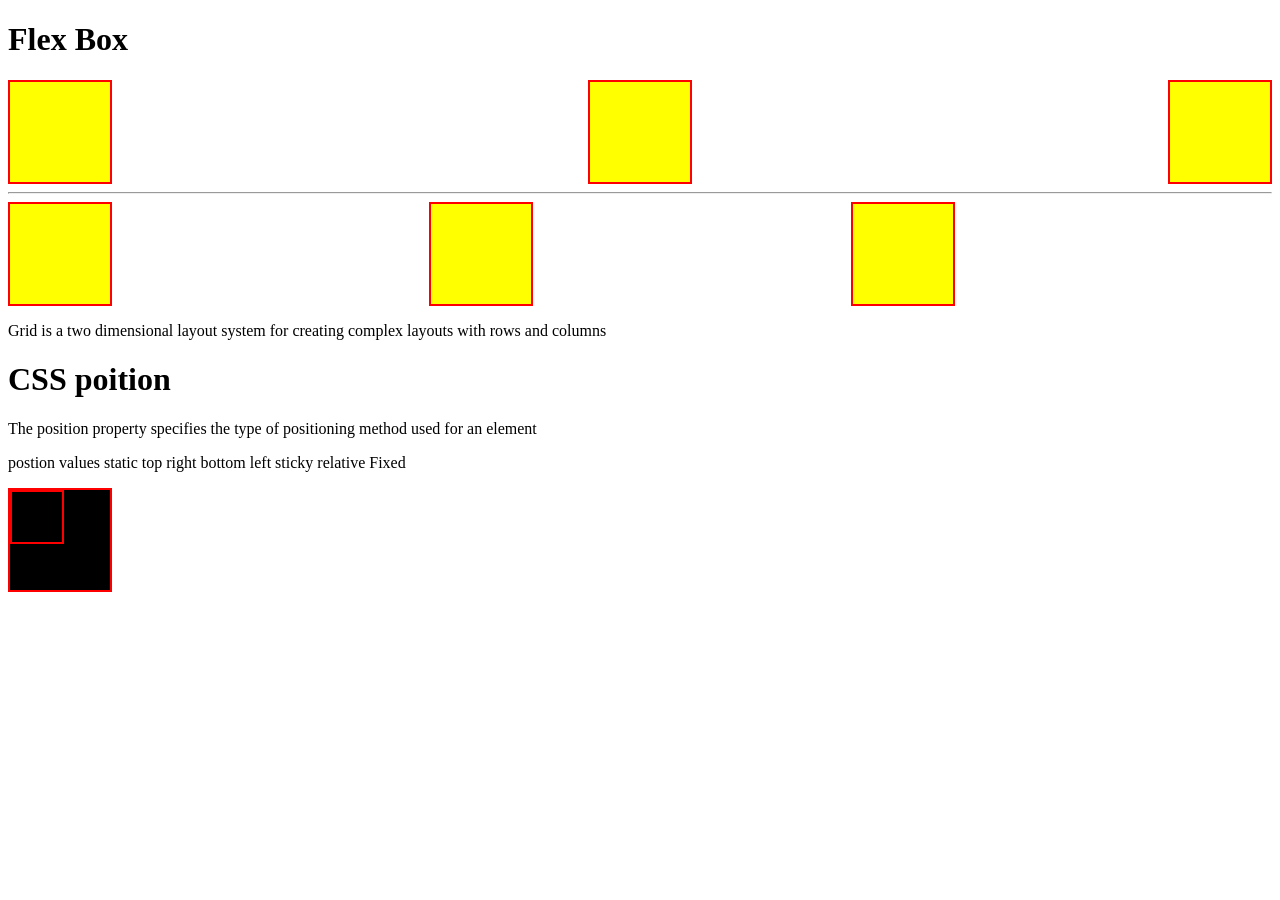
<file: advanced-css.html>
<!DOCTYPE html>
<html lang="en">
  <head>
    <meta charset="UTF-8" />
    <meta name="viewport" content="width=device-width, initial-scale=1.0" />
    <title>Advanced CSS</title>

    <style>
      .box {
        background-color: yellow;
        height: 100px;
        width: 100px;
        border: 2px solid red;
      }

      .flex-container {
        display: flex;
        /* gap: 20px; */
        justify-content: space-between;
      }

      .grid-container {
        display: grid;
        /* grid-template-columns: auto auto auto; */
        grid-template-columns: repeat(3, minmax(100px, 1fr));

        justify-content: center;
        align-items: center;
      }
      .position-absolute {
        background-color: black;
        height: 100px;
        /* position: absolute; */
        width: 100px;
        border: 2px solid red;
      }
      .position-relative {
        background-color: black;
        height: 50px;
        width: 50px;
        /* position: relative; */
top: 20px;
left: 30px;
        border: 2px solid red;
      }

    </style>
  </head>
  <body>
    <h1>Flex Box</h1>

    <div class="flex-container">
      <div class="box"></div>
      <div class="box"></div>
      <div class="box"></div>
    </div>
    <hr />

    <div class="grid-container">
      <div class="box"></div>
      <div class="box"></div>
      <div class="box"></div>
    </div>

    <p>
      Grid is a two dimensional layout system for creating complex layouts with
      rows and columns
    </p>

    <h1>CSS poition</h1>

    <p>
      The position property specifies the type of positioning method used for an
      element
    </p>

    <p>postion values static top right bottom left sticky relative Fixed</p>

    <div class="position-absolute">

        <div class="position-relative">

        </div>

    </div>
  </body>
</html>
</file>
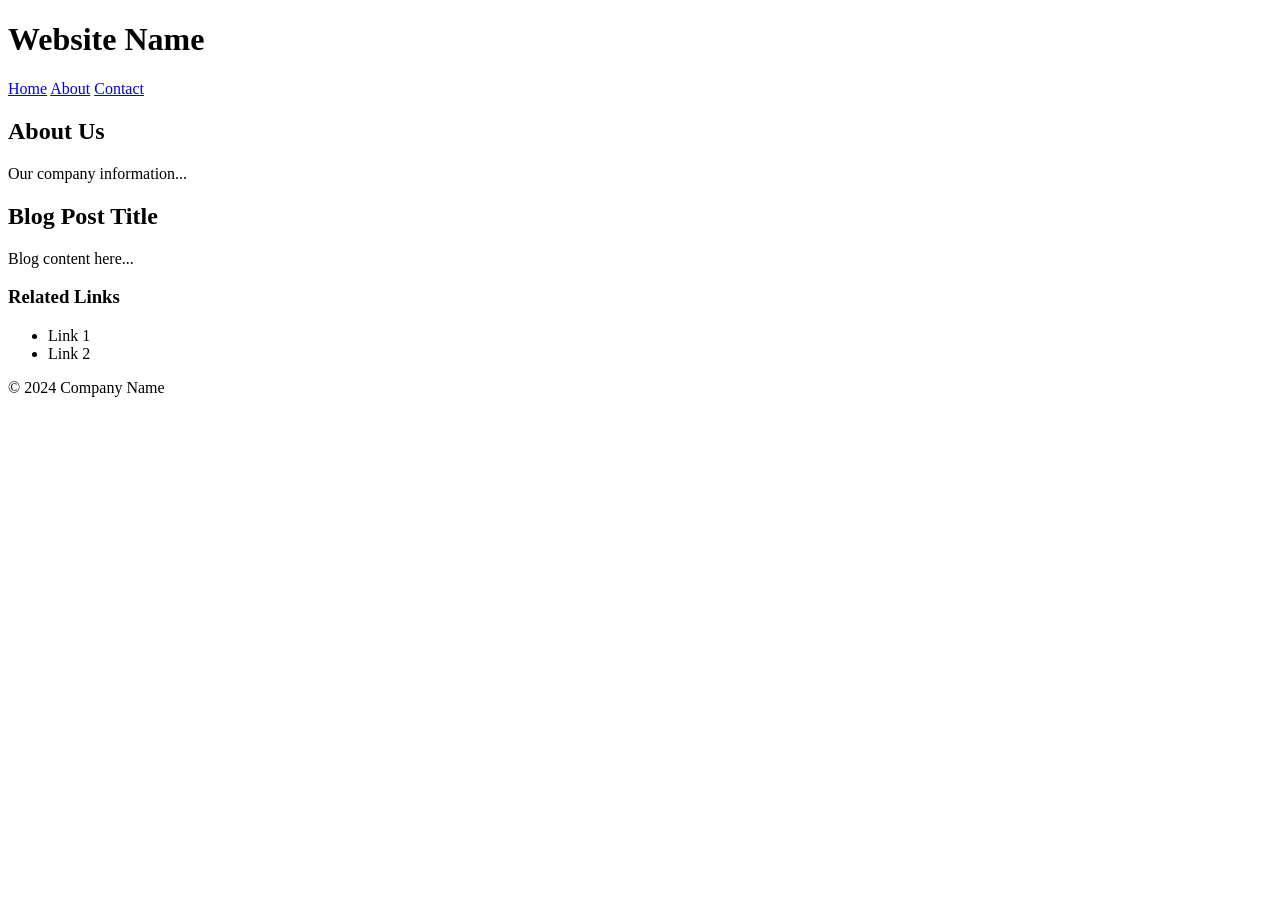
<file: advanced-tags.html>
<!DOCTYPE html>
<html lang="en">
  <head>
    <meta charset="UTF-8" />
    <meta name="viewport" content="width=device-width, initial-scale=1.0" />
    <title>Document</title>
  </head>
  <body>
    <header>
      <!-- Top part of page, logo, navigation -->
      <h1>Website Name</h1>
      <nav>
        <a href="#home">Home</a>
        <a href="#about">About</a>
        <a href="#contact">Contact</a>
      </nav>
    </header>

    <main>
      <!-- Main content of page -->

      <section>
        <!-- A thematic grouping of content -->
        <h2>About Us</h2>
        <p>Our company information...</p>
      </section>

      <article>
        <!-- Self-contained content like blog post -->
        <h2>Blog Post Title</h2>
        <p>Blog content here...</p>
      </article>

      <aside>
        <!-- Sidebar content -->
        <h3>Related Links</h3>
        <ul>
          <li>Link 1</li>
          <li>Link 2</li>
        </ul>
      </aside>
    </main>

    <footer>
      <!-- Bottom of page -->
      <p>&copy; 2024 Company Name</p>
    </footer>
  </body>
</html>
</file>
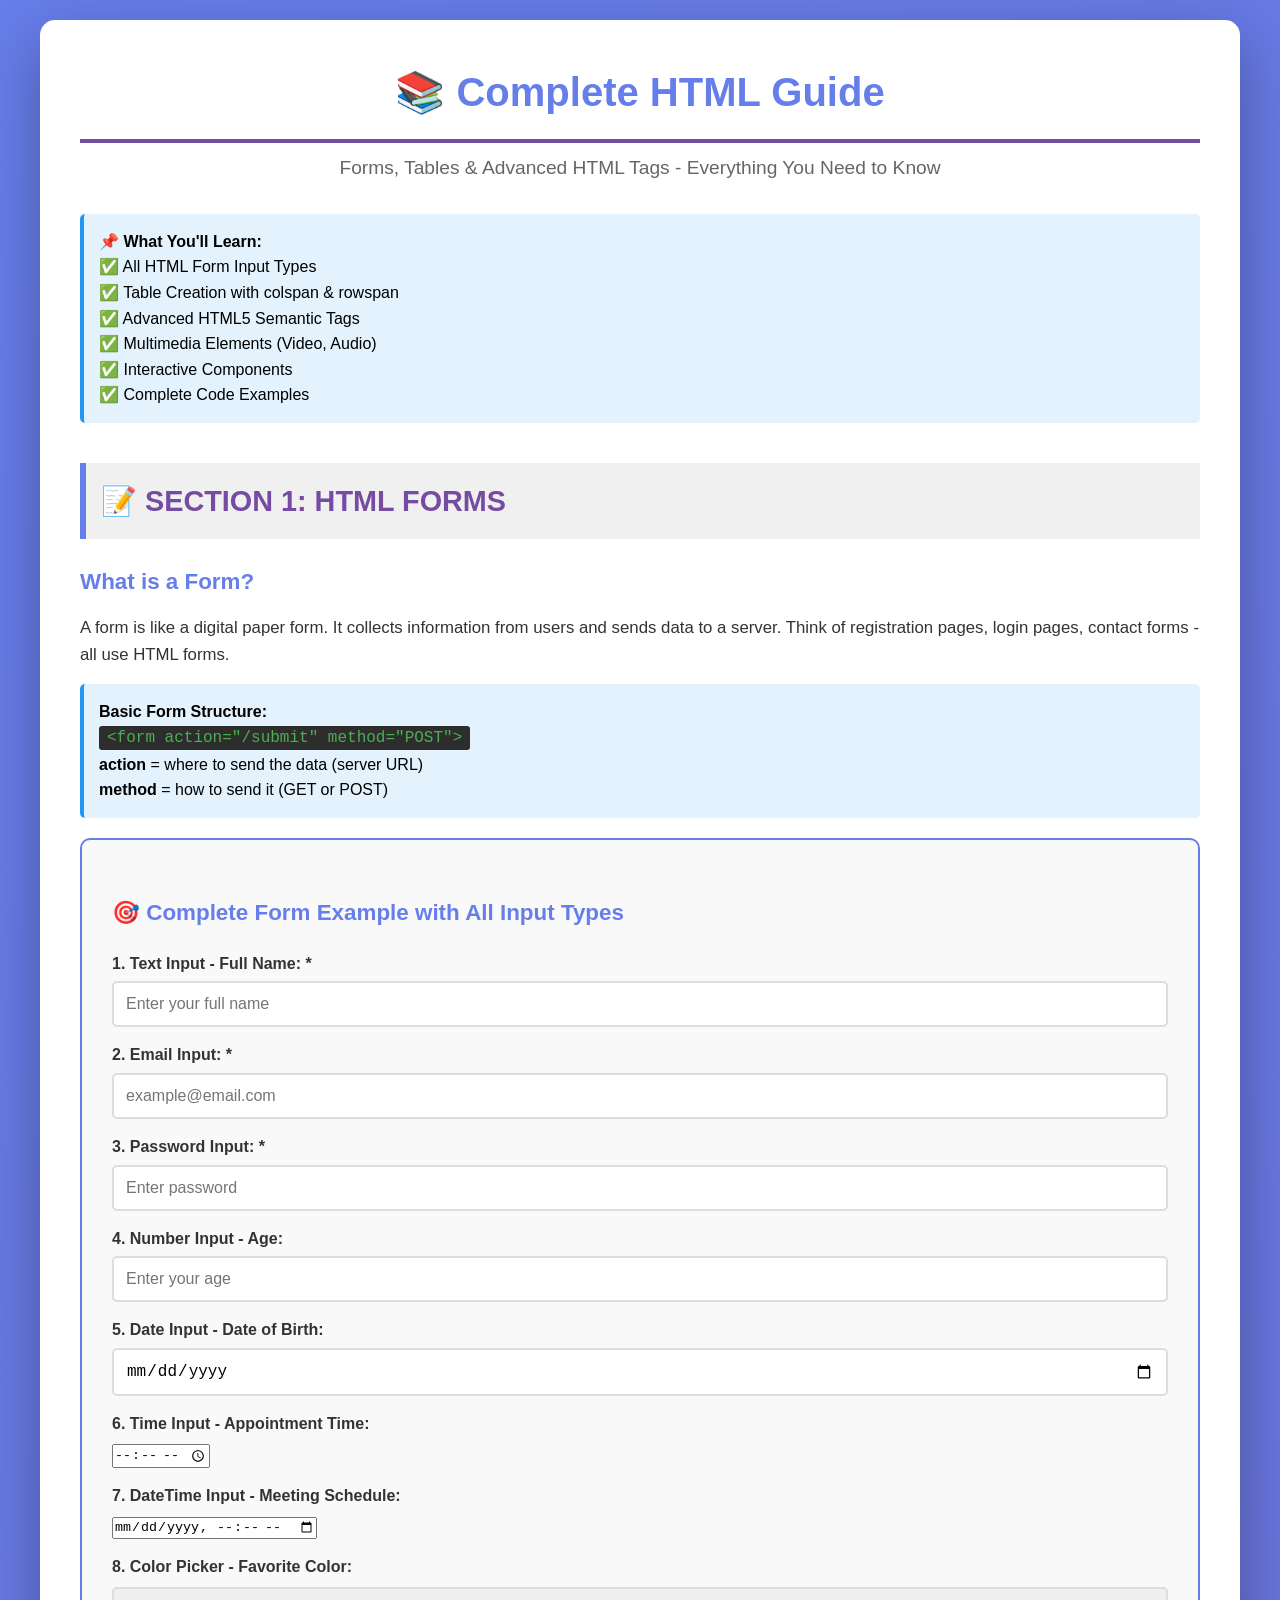
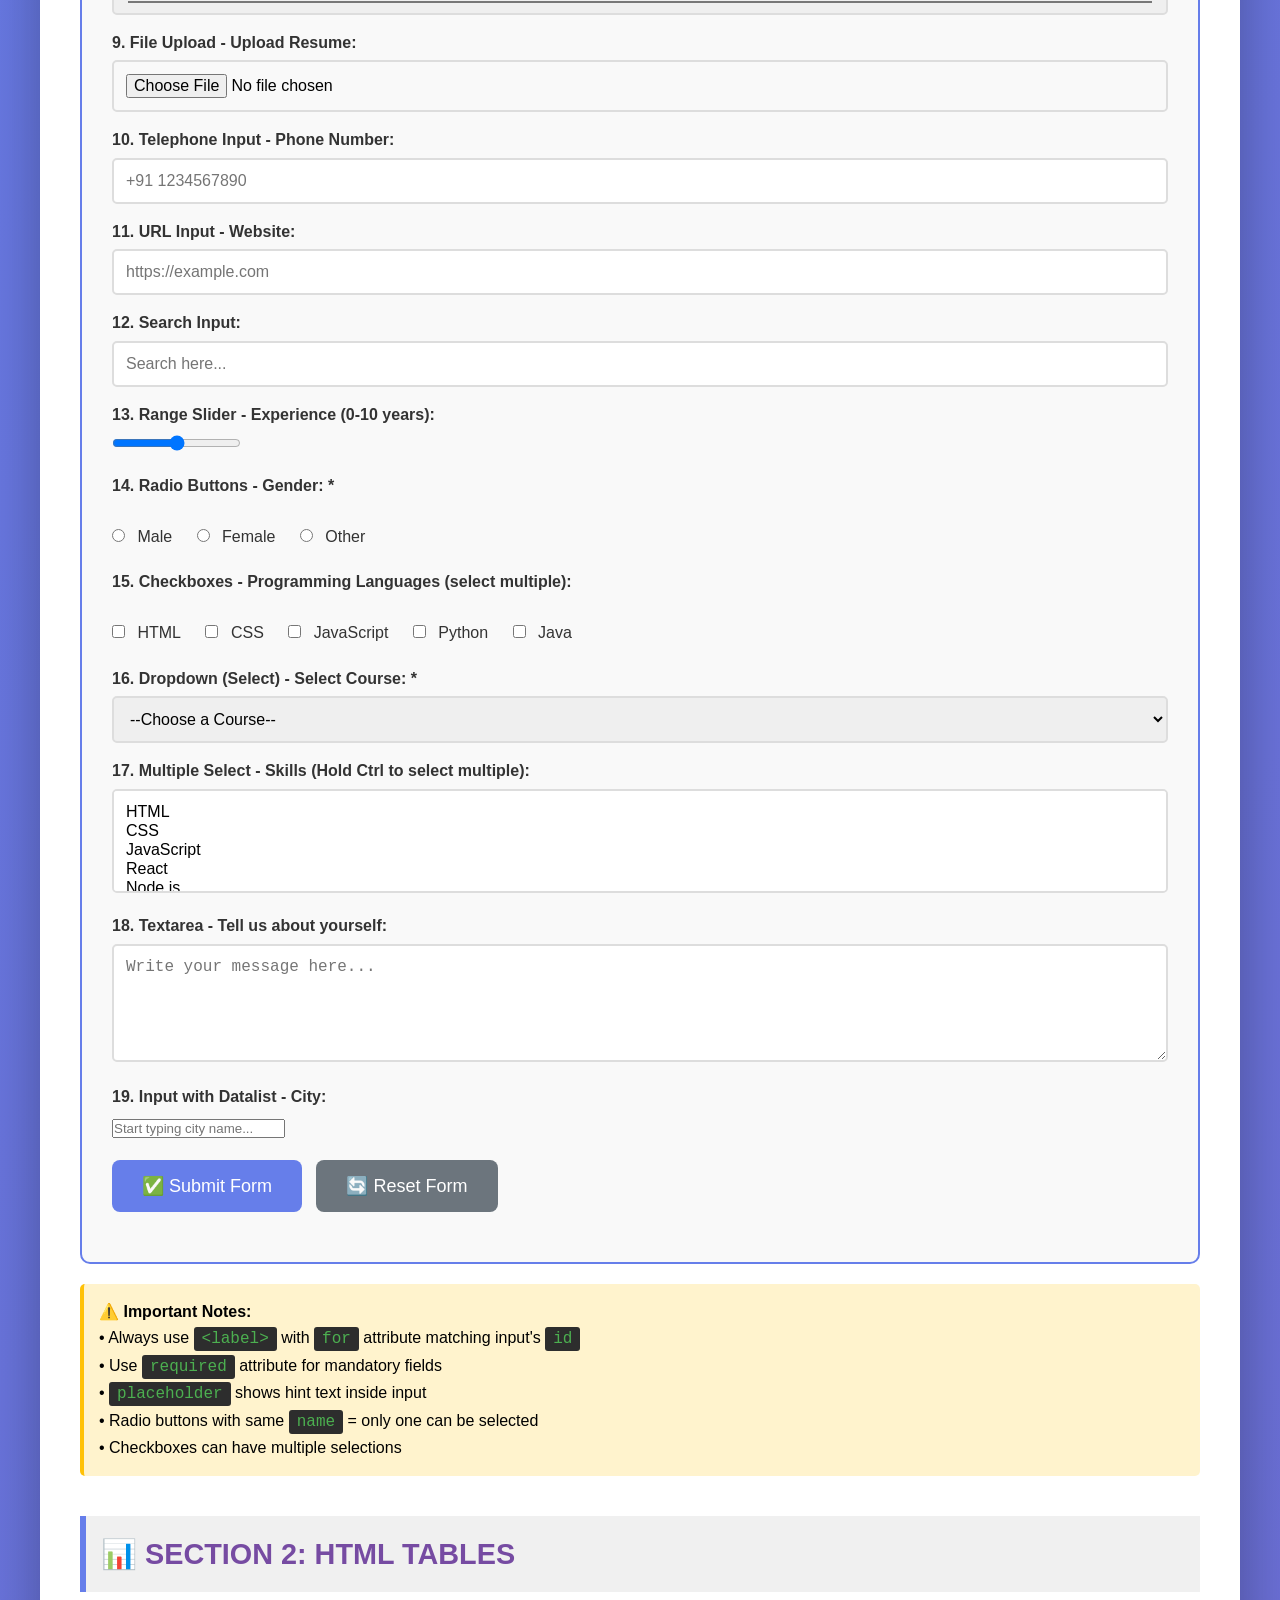
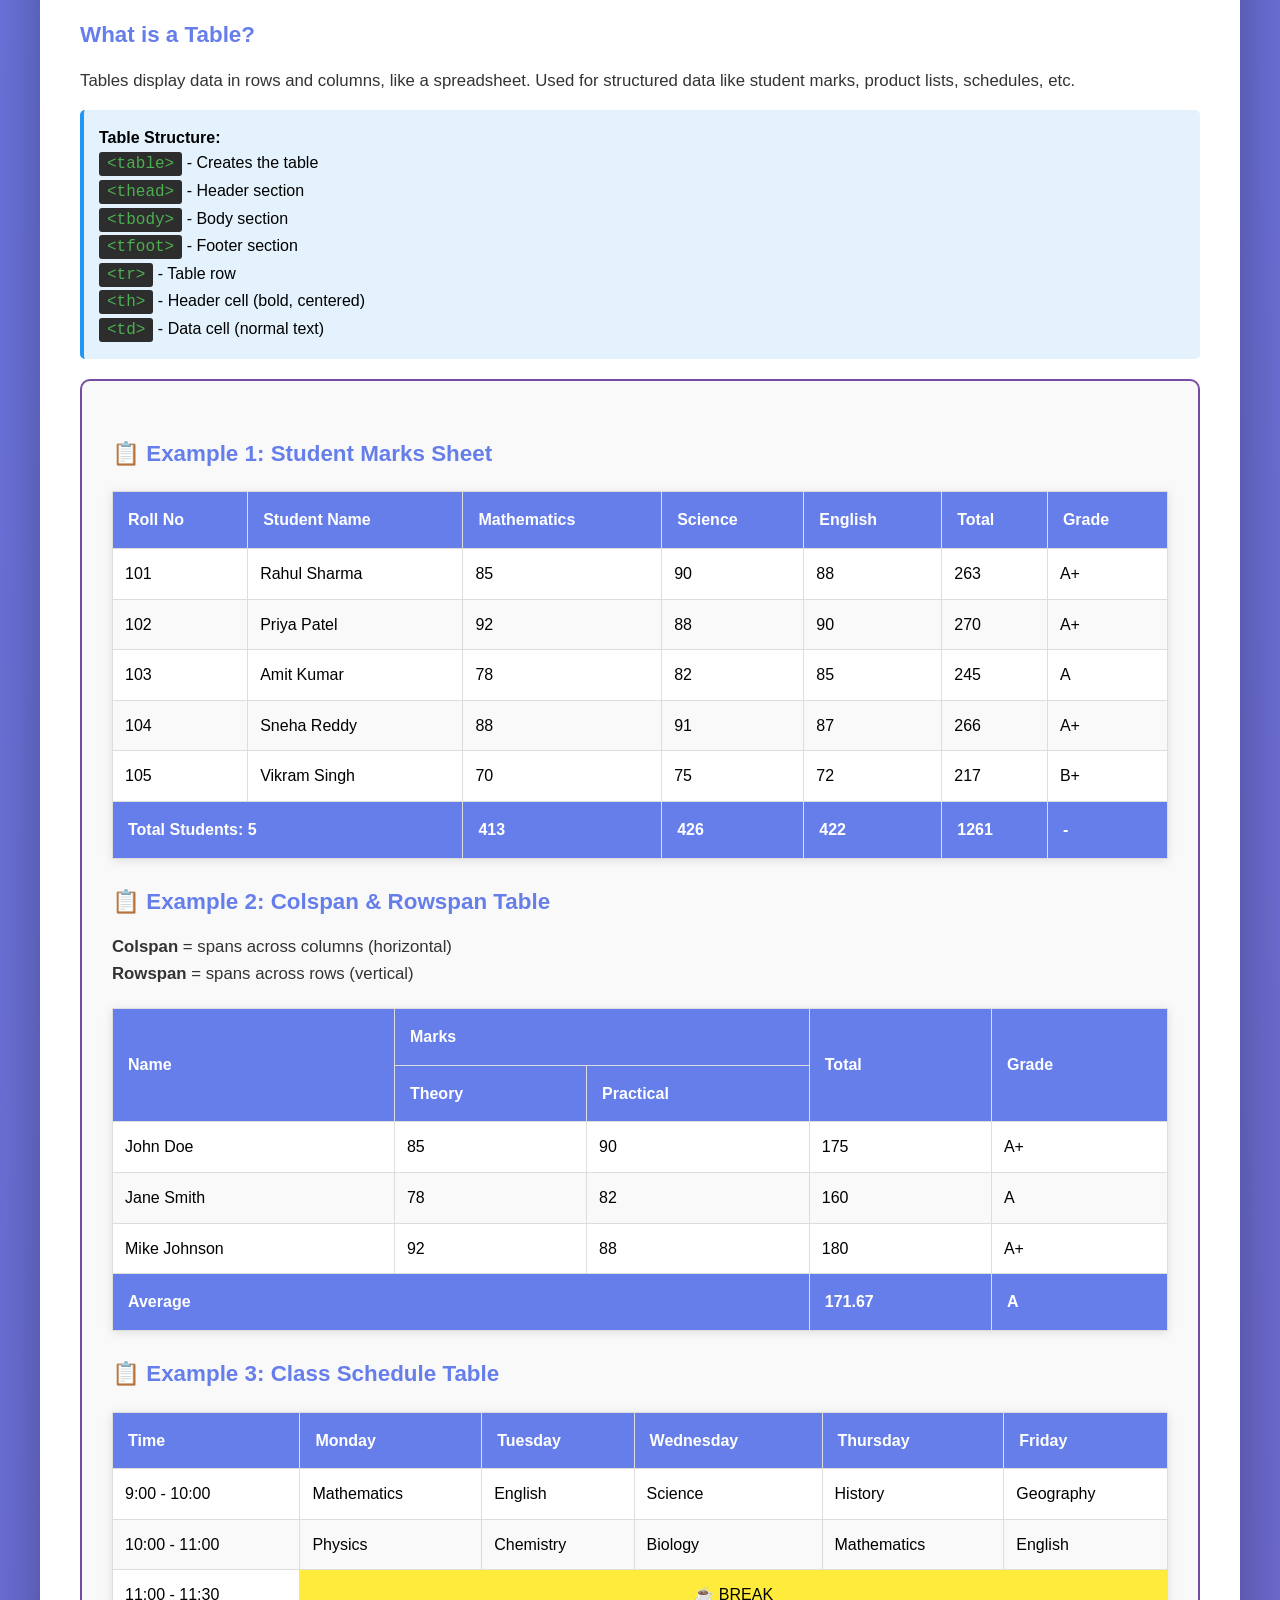
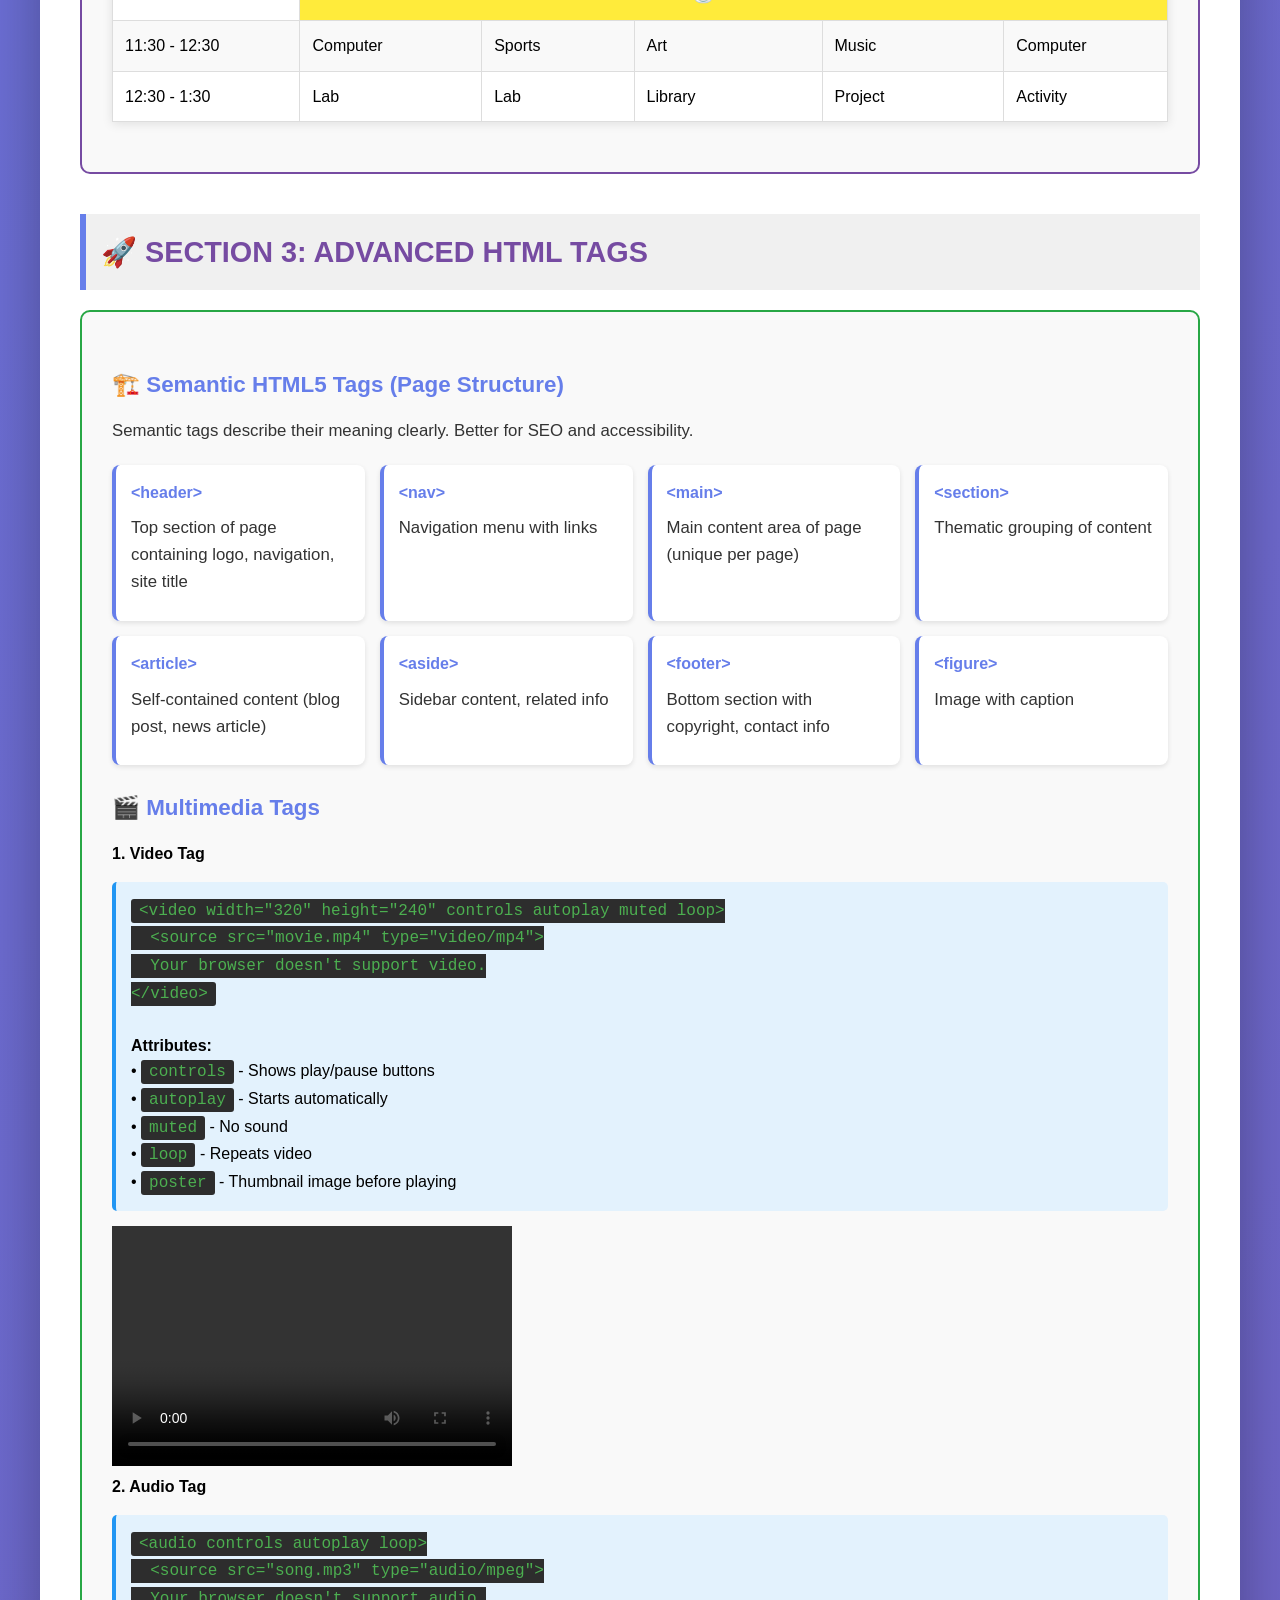
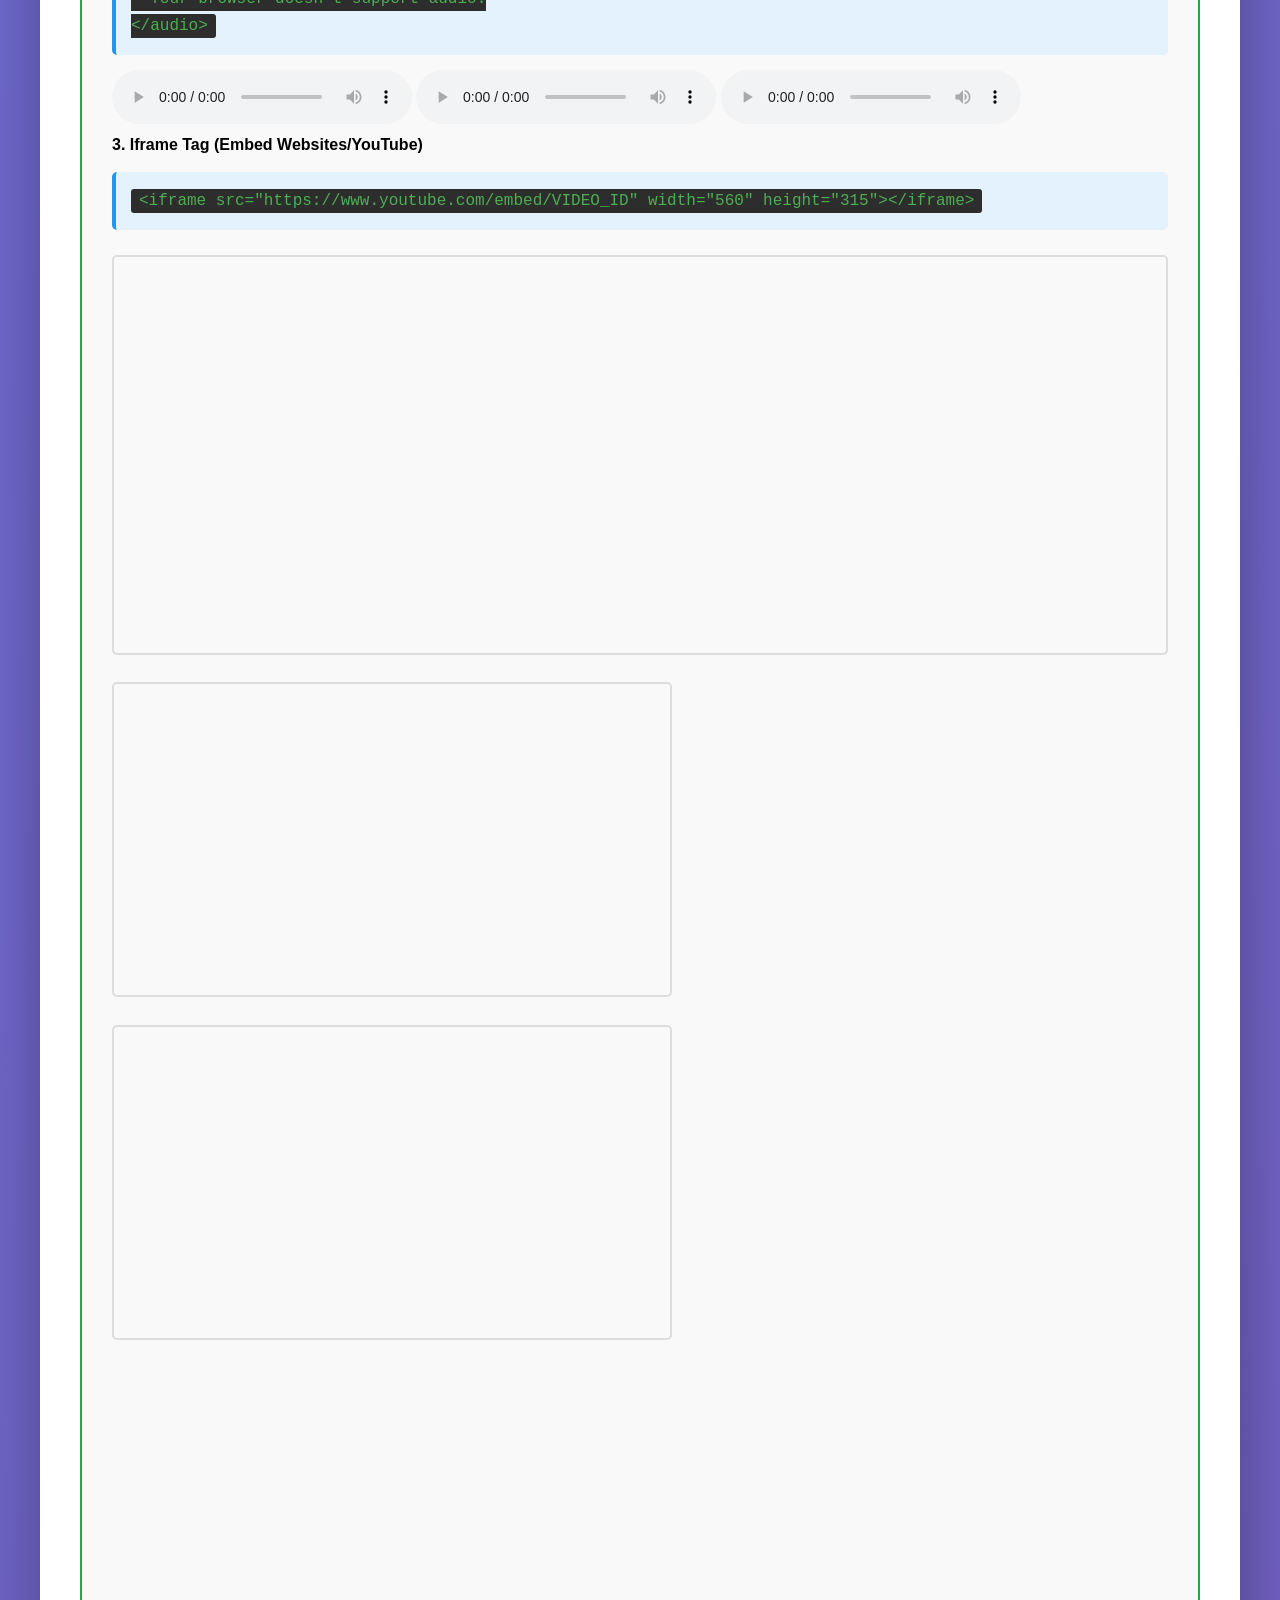
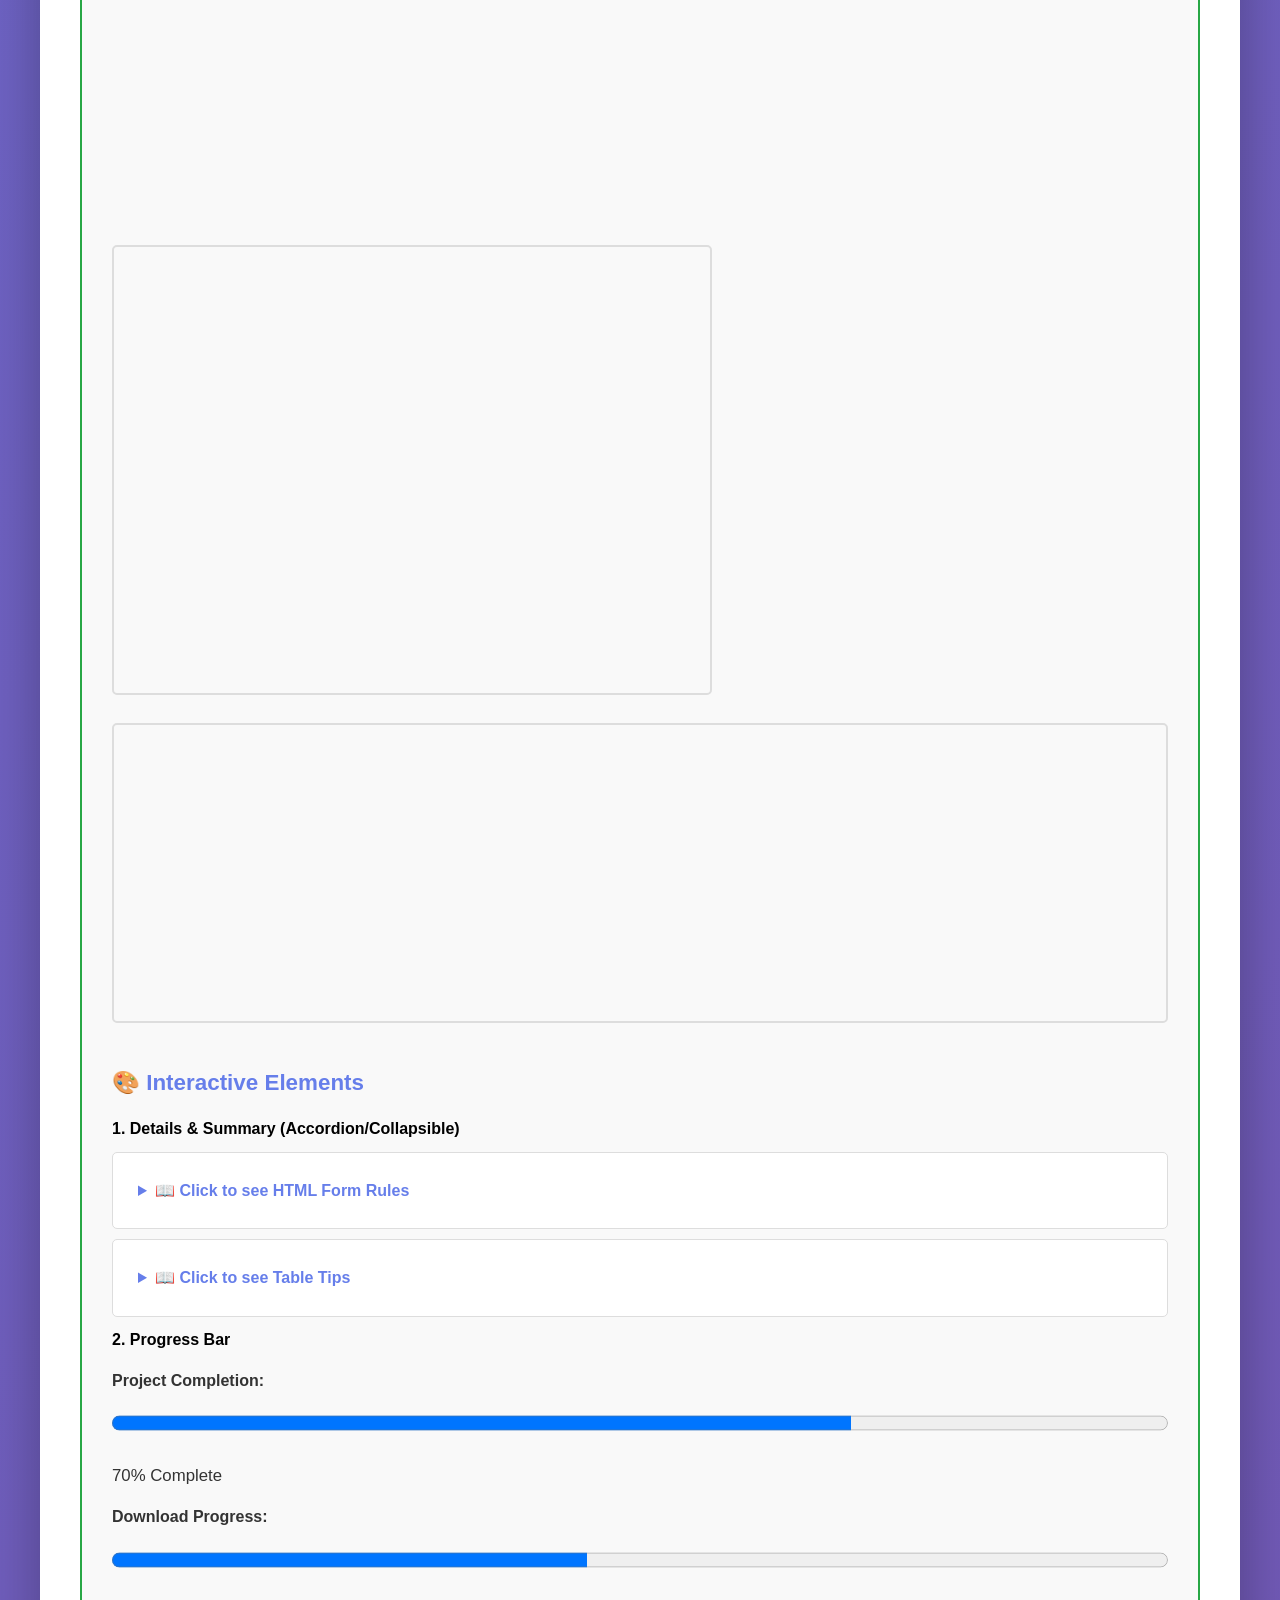
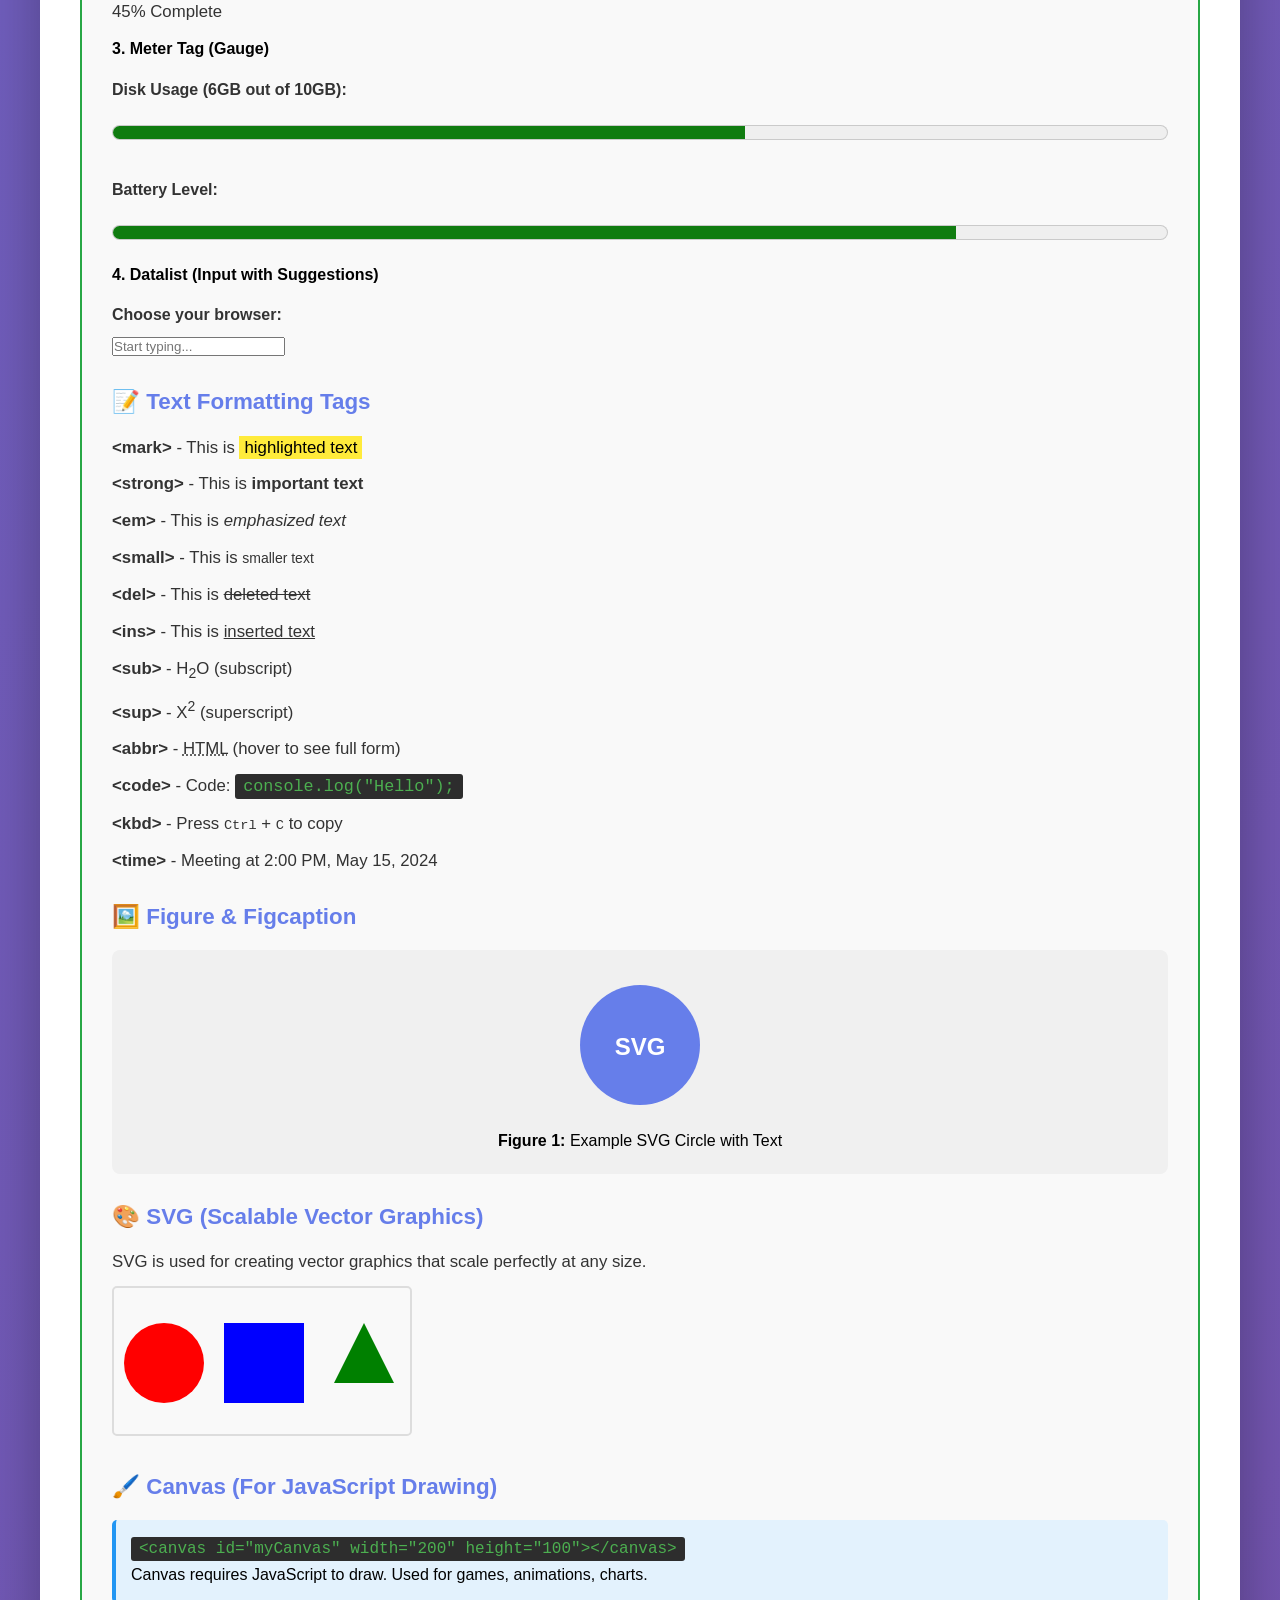
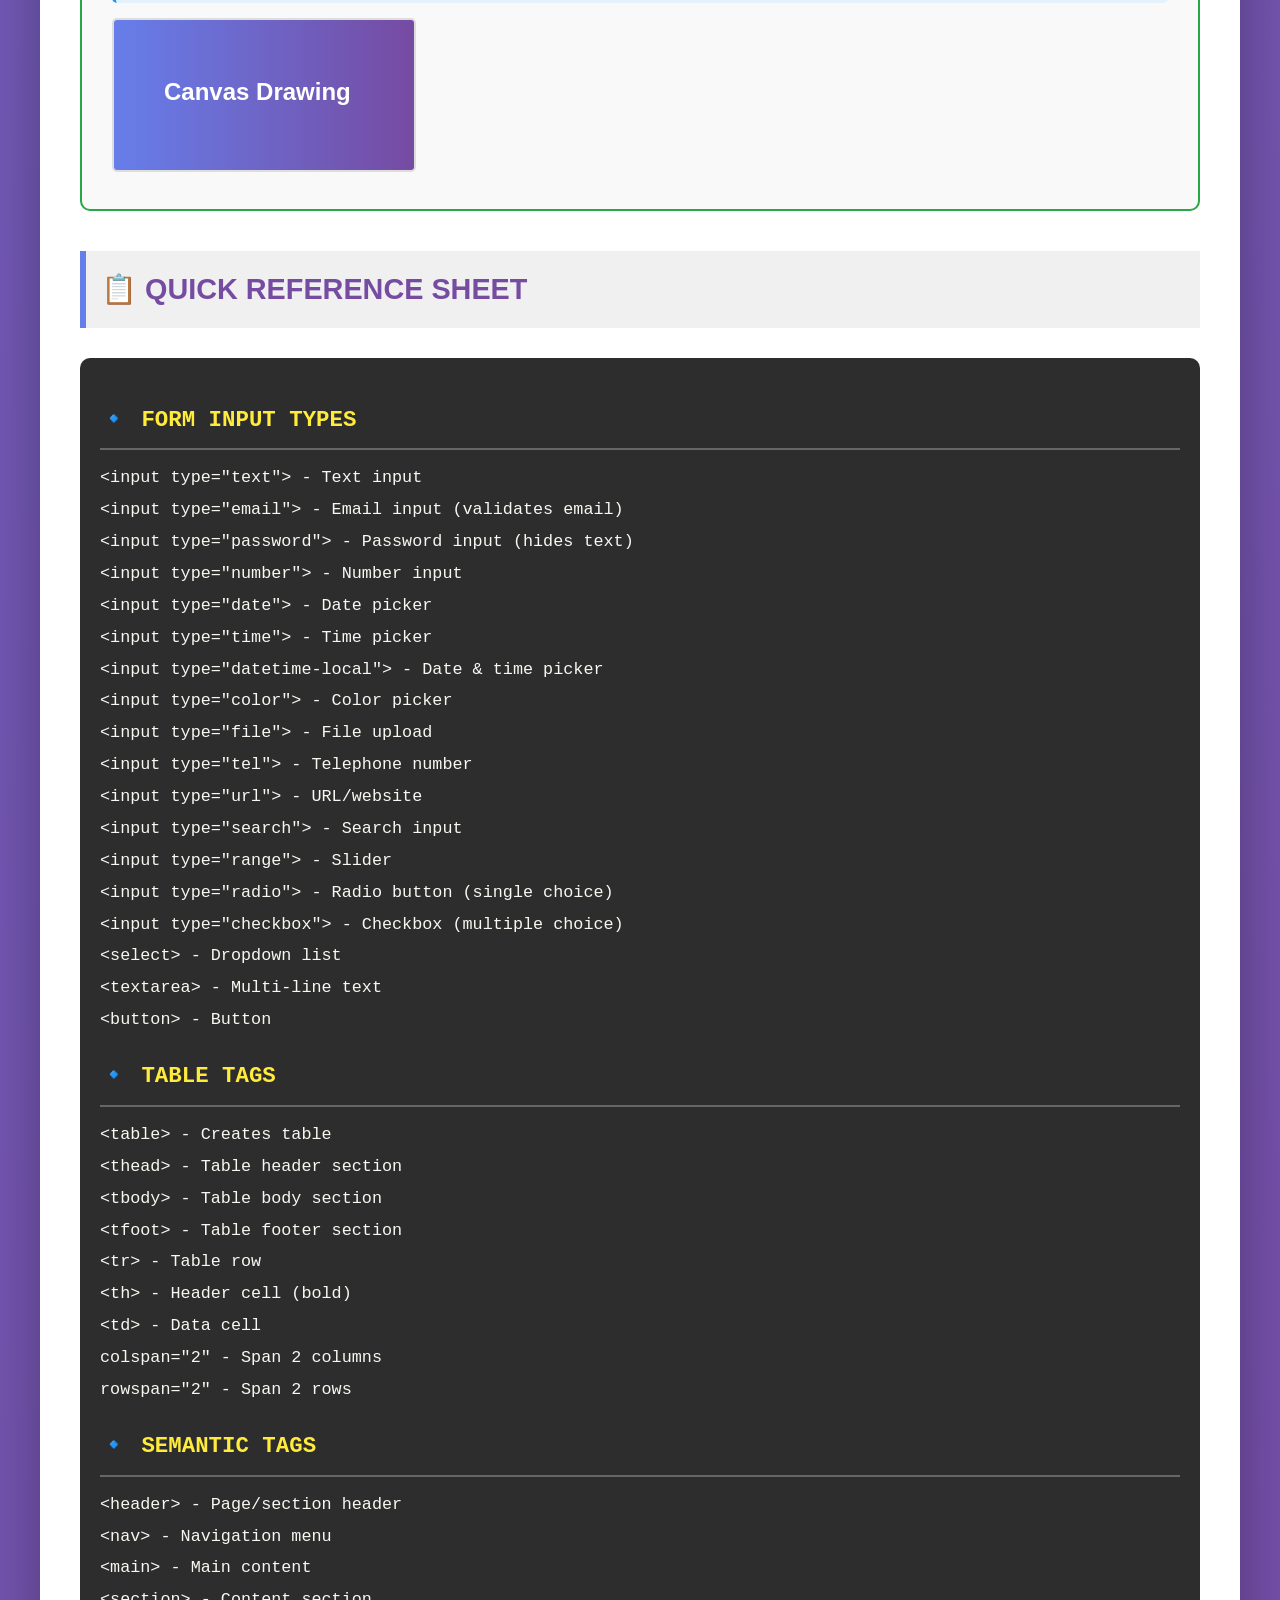
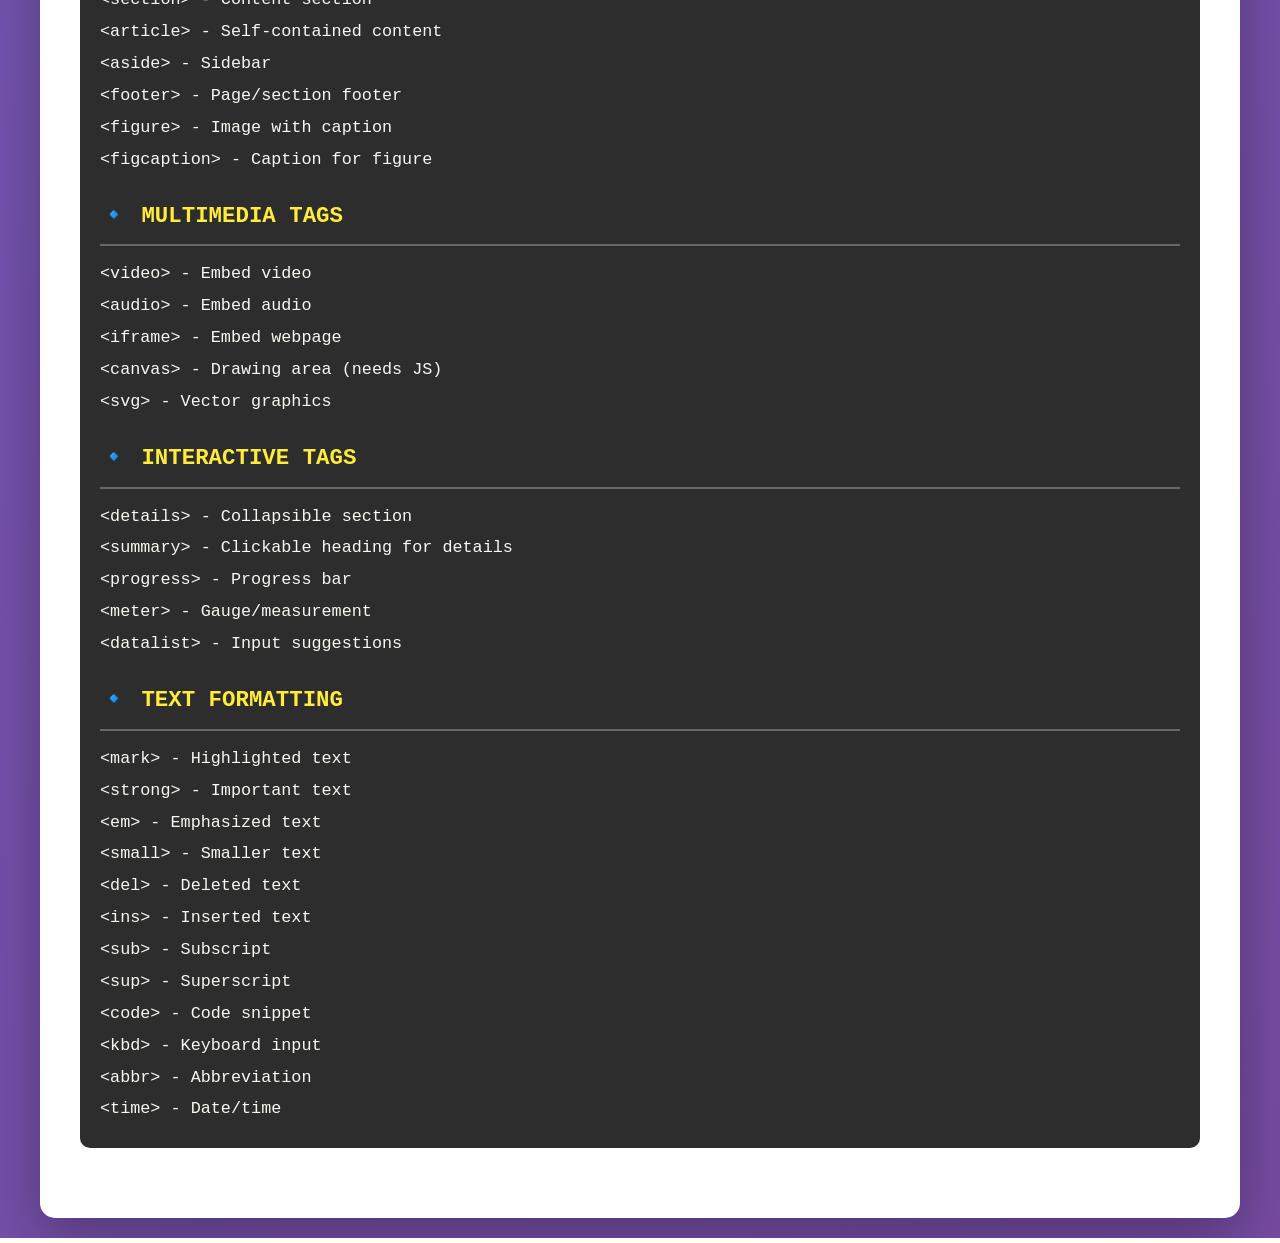
<file: advanced.html>
<!DOCTYPE html>
<html lang="en">
  <head>
    <meta charset="UTF-8" />
    <meta name="viewport" content="width=device-width, initial-scale=1.0" />
    <title>Complete HTML Guide - Forms, Tables & Advanced Tags</title>
    <style>
      * {
        margin: 0;
        padding: 0;
        box-sizing: border-box;
      }

      body {
        font-family: "Segoe UI", Tahoma, Geneva, Verdana, sans-serif;
        line-height: 1.6;
        background: linear-gradient(135deg, #667eea 0%, #764ba2 100%);
        padding: 20px;
      }

      .container {
        max-width: 1200px;
        margin: 0 auto;
        background: white;
        padding: 40px;
        border-radius: 15px;
        box-shadow: 0 20px 60px rgba(0, 0, 0, 0.3);
      }

      h1 {
        color: #667eea;
        text-align: center;
        font-size: 2.5em;
        margin-bottom: 10px;
        border-bottom: 4px solid #764ba2;
        padding-bottom: 15px;
      }

      .subtitle {
        text-align: center;
        color: #666;
        font-size: 1.2em;
        margin-bottom: 30px;
      }

      h2 {
        color: #764ba2;
        background: #f0f0f0;
        padding: 15px;
        margin: 40px 0 20px 0;
        border-left: 6px solid #667eea;
        font-size: 1.8em;
      }

      h3 {
        color: #667eea;
        margin: 25px 0 15px 0;
        font-size: 1.4em;
      }

      p {
        margin: 10px 0;
        color: #333;
        font-size: 1.05em;
      }

      .info-box {
        background: #e3f2fd;
        border-left: 4px solid #2196f3;
        padding: 15px;
        margin: 15px 0;
        border-radius: 5px;
      }

      .warning-box {
        background: #fff3cd;
        border-left: 4px solid #ffc107;
        padding: 15px;
        margin: 15px 0;
        border-radius: 5px;
      }

      .success-box {
        background: #d4edda;
        border-left: 4px solid #28a745;
        padding: 15px;
        margin: 15px 0;
        border-radius: 5px;
      }

      /* Form Styling */
      .form-section {
        background: #f9f9f9;
        padding: 30px;
        border-radius: 10px;
        margin: 20px 0;
        border: 2px solid #667eea;
      }

      form {
        margin: 20px 0;
      }

      label {
        display: block;
        margin: 15px 0 5px 0;
        font-weight: bold;
        color: #333;
      }

      input[type="text"],
      input[type="email"],
      input[type="password"],
      input[type="number"],
      input[type="date"],
      input[type="color"],
      input[type="file"],
      input[type="tel"],
      input[type="url"],
      input[type="search"],
      select,
      textarea {
        width: 100%;
        padding: 12px;
        border: 2px solid #ddd;
        border-radius: 5px;
        font-size: 16px;
        transition: border 0.3s;
      }

      input:focus,
      select:focus,
      textarea:focus {
        outline: none;
        border-color: #667eea;
      }

      input[type="radio"],
      input[type="checkbox"] {
        margin: 0 8px 0 0;
        cursor: pointer;
      }

      .radio-group,
      .checkbox-group {
        margin: 10px 0;
      }

      .radio-group label,
      .checkbox-group label {
        display: inline-block;
        margin-right: 20px;
        font-weight: normal;
      }

      button {
        background: #667eea;
        color: white;
        border: none;
        padding: 15px 30px;
        font-size: 18px;
        border-radius: 8px;
        cursor: pointer;
        margin: 20px 10px 0 0;
        transition: background 0.3s;
      }

      button:hover {
        background: #764ba2;
      }

      button[type="reset"] {
        background: #6c757d;
      }

      button[type="reset"]:hover {
        background: #5a6268;
      }

      /* Table Styling */
      .table-section {
        background: #f9f9f9;
        padding: 30px;
        border-radius: 10px;
        margin: 20px 0;
        border: 2px solid #764ba2;
        overflow-x: auto;
      }

      table {
        width: 100%;
        border-collapse: collapse;
        margin: 20px 0;
        background: white;
        box-shadow: 0 2px 10px rgba(0, 0, 0, 0.1);
      }

      table,
      th,
      td {
        border: 1px solid #ddd;
      }

      th {
        background: #667eea;
        color: white;
        padding: 15px;
        text-align: left;
        font-weight: bold;
      }

      td {
        padding: 12px;
      }

      tr:nth-child(even) {
        background: #f9f9f9;
      }

      tr:hover {
        background: #e3f2fd;
      }

      /* Advanced Tags Styling */
      .advanced-section {
        background: #f9f9f9;
        padding: 30px;
        border-radius: 10px;
        margin: 20px 0;
        border: 2px solid #28a745;
      }

      details {
        background: white;
        padding: 15px;
        border-radius: 5px;
        margin: 10px 0;
        border: 1px solid #ddd;
      }

      summary {
        cursor: pointer;
        font-weight: bold;
        color: #667eea;
        padding: 10px;
      }

      summary:hover {
        background: #f0f0f0;
      }

      progress,
      meter {
        width: 100%;
        height: 30px;
        margin: 10px 0;
      }

      mark {
        background: #ffeb3b;
        padding: 2px 5px;
      }

      /* Reference Sheet */
      .reference-sheet {
        background: #2d2d2d;
        color: #f8f8f2;
        padding: 20px;
        border-radius: 10px;
        margin: 30px 0;
        font-family: "Courier New", monospace;
        overflow-x: auto;
      }

      .reference-sheet h3 {
        color: #ffeb3b;
        border-bottom: 2px solid #666;
        padding-bottom: 10px;
      }

      .reference-sheet p {
        color: #f8f8f2;
        margin: 5px 0;
      }

      code {
        background: #2d2d2d;
        color: #4caf50;
        padding: 3px 8px;
        border-radius: 3px;
        font-family: "Courier New", monospace;
      }

      .tag-grid {
        display: grid;
        grid-template-columns: repeat(auto-fit, minmax(250px, 1fr));
        gap: 15px;
        margin: 20px 0;
      }

      .tag-card {
        background: white;
        padding: 15px;
        border-radius: 8px;
        border-left: 4px solid #667eea;
        box-shadow: 0 2px 5px rgba(0, 0, 0, 0.1);
      }

      .tag-card h4 {
        color: #667eea;
        margin-bottom: 8px;
      }

      iframe {
        border: 2px solid #ddd;
        border-radius: 5px;
        margin: 10px 0;
      }
    </style>
  </head>
  <body>
    <div class="container">
      <!-- HEADER -->
      <h1>📚 Complete HTML Guide</h1>
      <p class="subtitle">
        Forms, Tables & Advanced HTML Tags - Everything You Need to Know
      </p>

      <div class="info-box">
        <strong>📌 What You'll Learn:</strong><br />
        ✅ All HTML Form Input Types<br />
        ✅ Table Creation with colspan & rowspan<br />
        ✅ Advanced HTML5 Semantic Tags<br />
        ✅ Multimedia Elements (Video, Audio)<br />
        ✅ Interactive Components<br />
        ✅ Complete Code Examples
      </div>

      <!-- ========================================= -->
      <!-- SECTION 1: FORMS -->
      <!-- ========================================= -->
      <h2>📝 SECTION 1: HTML FORMS</h2>

      <h3>What is a Form?</h3>
      <p>
        A form is like a digital paper form. It collects information from users
        and sends data to a server. Think of registration pages, login pages,
        contact forms - all use HTML forms.
      </p>

      <div class="info-box">
        <strong>Basic Form Structure:</strong><br />
        <code>&lt;form action="/submit" method="POST"&gt;</code><br />
        <strong>action</strong> = where to send the data (server URL)<br />
        <strong>method</strong> = how to send it (GET or POST)
      </div>

      <div class="form-section">
        <h3>🎯 Complete Form Example with All Input Types</h3>

        <form action="/submit" method="POST">
          <!-- TEXT INPUT -->
          <label for="fullname">1. Text Input - Full Name: *</label>
          <input
            type="text"
            id="fullname"
            name="fullname"
            placeholder="Enter your full name"
            required
          />

          <!-- EMAIL INPUT -->
          <label for="email">2. Email Input: *</label>
          <input
            type="email"
            id="email"
            name="email"
            placeholder="example@email.com"
            required
          />

          <!-- PASSWORD INPUT -->
          <label for="password">3. Password Input: *</label>
          <input
            type="password"
            id="password"
            name="password"
            placeholder="Enter password"
            required
          />

          <!-- NUMBER INPUT -->
          <label for="age">4. Number Input - Age:</label>
          <input
            type="number"
            id="age"
            name="age"
            min="1"
            max="100"
            placeholder="Enter your age"
          />

          <!-- DATE INPUT -->
          <label for="dob">5. Date Input - Date of Birth:</label>
          <input type="date" id="dob" name="dob" />

          <!-- TIME INPUT -->
          <label for="time">6. Time Input - Appointment Time:</label>
          <input type="time" id="time" name="time" />

          <!-- DATETIME-LOCAL INPUT -->
          <label for="datetime">7. DateTime Input - Meeting Schedule:</label>
          <input type="datetime-local" id="datetime" name="datetime" />

          <!-- COLOR INPUT -->
          <label for="color">8. Color Picker - Favorite Color:</label>
          <input type="color" id="color" name="color" value="#667eea" />

          <!-- FILE INPUT -->
          <label for="file">9. File Upload - Upload Resume:</label>
          <input type="file" id="file" name="file" />

          <!-- TEL INPUT -->
          <label for="phone">10. Telephone Input - Phone Number:</label>
          <input
            type="tel"
            id="phone"
            name="phone"
            placeholder="+91 1234567890"
            pattern="[0-9]{10}"
          />

          <!-- URL INPUT -->
          <label for="website">11. URL Input - Website:</label>
          <input
            type="url"
            id="website"
            name="website"
            placeholder="https://example.com"
          />

          <!-- SEARCH INPUT -->
          <label for="search">12. Search Input:</label>
          <input
            type="search"
            id="search"
            name="search"
            placeholder="Search here..."
          />

          <!-- RANGE INPUT -->
          <label for="range">13. Range Slider - Experience (0-10 years):</label>
          <input
            type="range"
            id="range"
            name="range"
            min="0"
            max="10"
            value="5"
          />

          <!-- RADIO BUTTONS -->
          <label>14. Radio Buttons - Gender: *</label>
          <div class="radio-group">
            <label
              ><input type="radio" name="gender" value="male" required />
              Male</label
            >
            <label
              ><input type="radio" name="gender" value="female" /> Female</label
            >
            <label
              ><input type="radio" name="gender" value="other" /> Other</label
            >
          </div>

          <!-- CHECKBOXES -->
          <label
            >15. Checkboxes - Programming Languages (select multiple):</label
          >
          <div class="checkbox-group">
            <label
              ><input type="checkbox" name="languages" value="html" />
              HTML</label
            >
            <label
              ><input type="checkbox" name="languages" value="css" /> CSS</label
            >
            <label
              ><input type="checkbox" name="languages" value="javascript" />
              JavaScript</label
            >
            <label
              ><input type="checkbox" name="languages" value="python" />
              Python</label
            >
            <label
              ><input type="checkbox" name="languages" value="java" />
              Java</label
            >
          </div>

          <!-- SELECT DROPDOWN -->
          <label for="course">16. Dropdown (Select) - Select Course: *</label>
          <select id="course" name="course" required>
            <option value="">--Choose a Course--</option>
            <option value="web">Web Development</option>
            <option value="python">Python Programming</option>
            <option value="data">Data Science</option>
            <option value="ai">Artificial Intelligence</option>
            <option value="cyber">Cyber Security</option>
          </select>

          <!-- SELECT MULTIPLE -->
          <label for="skills"
            >17. Multiple Select - Skills (Hold Ctrl to select multiple):</label
          >
          <select id="skills" name="skills" multiple size="4">
            <option value="html">HTML</option>
            <option value="css">CSS</option>
            <option value="js">JavaScript</option>
            <option value="react">React</option>
            <option value="node">Node.js</option>
          </select>

          <!-- TEXTAREA -->
          <label for="message">18. Textarea - Tell us about yourself:</label>
          <textarea
            id="message"
            name="message"
            rows="5"
            placeholder="Write your message here..."
          ></textarea>

          <!-- DATALIST (INPUT WITH SUGGESTIONS) -->
          <label for="city">19. Input with Datalist - City:</label>
          <input
            list="cities"
            id="city"
            name="city"
            placeholder="Start typing city name..."
          />
          <datalist id="cities">
            <option value="Mumbai"></option>
            <option value="Delhi"></option>
            <option value="Bangalore"></option>
            <option value="Hyderabad"></option>
            <option value="Chennai"></option>
            <option value="Kolkata"></option>
            <option value="Pune"></option>
          </datalist>

          <!-- BUTTONS -->
          <div>
            <button type="submit">✅ Submit Form</button>
            <button type="reset">🔄 Reset Form</button>
          </div>
        </form>
      </div>

      <div class="warning-box">
        <strong>⚠️ Important Notes:</strong><br />
        • Always use <code>&lt;label&gt;</code> with <code>for</code> attribute
        matching input's <code>id</code><br />
        • Use <code>required</code> attribute for mandatory fields<br />
        • <code>placeholder</code> shows hint text inside input<br />
        • Radio buttons with same <code>name</code> = only one can be
        selected<br />
        • Checkboxes can have multiple selections
      </div>

      <!-- ========================================= -->
      <!-- SECTION 2: TABLES -->
      <!-- ========================================= -->
      <h2>📊 SECTION 2: HTML TABLES</h2>

      <h3>What is a Table?</h3>
      <p>
        Tables display data in rows and columns, like a spreadsheet. Used for
        structured data like student marks, product lists, schedules, etc.
      </p>

      <div class="info-box">
        <strong>Table Structure:</strong><br />
        <code>&lt;table&gt;</code> - Creates the table<br />
        <code>&lt;thead&gt;</code> - Header section<br />
        <code>&lt;tbody&gt;</code> - Body section<br />
        <code>&lt;tfoot&gt;</code> - Footer section<br />
        <code>&lt;tr&gt;</code> - Table row<br />
        <code>&lt;th&gt;</code> - Header cell (bold, centered)<br />
        <code>&lt;td&gt;</code> - Data cell (normal text)
      </div>

      <div class="table-section">
        <h3>📋 Example 1: Student Marks Sheet</h3>
        <table>
          <thead>
            <tr>
              <th>Roll No</th>
              <th>Student Name</th>
              <th>Mathematics</th>
              <th>Science</th>
              <th>English</th>
              <th>Total</th>
              <th>Grade</th>
            </tr>
          </thead>
          <tbody>
            <tr>
              <td>101</td>
              <td>Rahul Sharma</td>
              <td>85</td>
              <td>90</td>
              <td>88</td>
              <td>263</td>
              <td>A+</td>
            </tr>
            <tr>
              <td>102</td>
              <td>Priya Patel</td>
              <td>92</td>
              <td>88</td>
              <td>90</td>
              <td>270</td>
              <td>A+</td>
            </tr>
            <tr>
              <td>103</td>
              <td>Amit Kumar</td>
              <td>78</td>
              <td>82</td>
              <td>85</td>
              <td>245</td>
              <td>A</td>
            </tr>
            <tr>
              <td>104</td>
              <td>Sneha Reddy</td>
              <td>88</td>
              <td>91</td>
              <td>87</td>
              <td>266</td>
              <td>A+</td>
            </tr>
            <tr>
              <td>105</td>
              <td>Vikram Singh</td>
              <td>70</td>
              <td>75</td>
              <td>72</td>
              <td>217</td>
              <td>B+</td>
            </tr>
          </tbody>
          <tfoot>
            <tr>
              <th colspan="2">Total Students: 5</th>
              <th>413</th>
              <th>426</th>
              <th>422</th>
              <th>1261</th>
              <th>-</th>
            </tr>
          </tfoot>
        </table>

        <h3>📋 Example 2: Colspan & Rowspan Table</h3>
        <p>
          <strong>Colspan</strong> = spans across columns (horizontal)<br />
          <strong>Rowspan</strong> = spans across rows (vertical)
        </p>

        <table>
          <tr>
            <th rowspan="2">Name</th>
            <th colspan="2">Marks</th>
            <th rowspan="2">Total</th>
            <th rowspan="2">Grade</th>
          </tr>
          <tr>
            <th>Theory</th>
            <th>Practical</th>
          </tr>
          <tr>
            <td>John Doe</td>
            <td>85</td>
            <td>90</td>
            <td>175</td>
            <td>A+</td>
          </tr>
          <tr>
            <td>Jane Smith</td>
            <td>78</td>
            <td>82</td>
            <td>160</td>
            <td>A</td>
          </tr>
          <tr>
            <td>Mike Johnson</td>
            <td>92</td>
            <td>88</td>
            <td>180</td>
            <td>A+</td>
          </tr>
          <tr>
            <th colspan="3">Average</th>
            <th>171.67</th>
            <th>A</th>
          </tr>
        </table>

        <h3>📋 Example 3: Class Schedule Table</h3>
        <table>
          <thead>
            <tr>
              <th>Time</th>
              <th>Monday</th>
              <th>Tuesday</th>
              <th>Wednesday</th>
              <th>Thursday</th>
              <th>Friday</th>
            </tr>
          </thead>
          <tbody>
            <tr>
              <td>9:00 - 10:00</td>
              <td>Mathematics</td>
              <td>English</td>
              <td>Science</td>
              <td>History</td>
              <td>Geography</td>
            </tr>
            <tr>
              <td>10:00 - 11:00</td>
              <td>Physics</td>
              <td>Chemistry</td>
              <td>Biology</td>
              <td>Mathematics</td>
              <td>English</td>
            </tr>
            <tr>
              <td>11:00 - 11:30</td>
              <td colspan="5" style="text-align: center; background: #ffeb3b">
                ☕ BREAK
              </td>
            </tr>
            <tr>
              <td>11:30 - 12:30</td>
              <td>Computer</td>
              <td>Sports</td>
              <td>Art</td>
              <td>Music</td>
              <td>Computer</td>
            </tr>
            <tr>
              <td>12:30 - 1:30</td>
              <td>Lab</td>
              <td>Lab</td>
              <td>Library</td>
              <td>Project</td>
              <td>Activity</td>
            </tr>
          </tbody>
        </table>
      </div>

      <!-- ========================================= -->
      <!-- SECTION 3: ADVANCED HTML TAGS -->
      <!-- ========================================= -->
      <h2>🚀 SECTION 3: ADVANCED HTML TAGS</h2>

      <div class="advanced-section">
        <h3>🏗️ Semantic HTML5 Tags (Page Structure)</h3>
        <p>
          Semantic tags describe their meaning clearly. Better for SEO and
          accessibility.
        </p>

        <div class="tag-grid">
          <div class="tag-card">
            <h4>&lt;header&gt;</h4>
            <p>Top section of page containing logo, navigation, site title</p>
          </div>
          <div class="tag-card">
            <h4>&lt;nav&gt;</h4>
            <p>Navigation menu with links</p>
          </div>
          <div class="tag-card">
            <h4>&lt;main&gt;</h4>
            <p>Main content area of page (unique per page)</p>
          </div>
          <div class="tag-card">
            <h4>&lt;section&gt;</h4>
            <p>Thematic grouping of content</p>
          </div>
          <div class="tag-card">
            <h4>&lt;article&gt;</h4>
            <p>Self-contained content (blog post, news article)</p>
          </div>
          <div class="tag-card">
            <h4>&lt;aside&gt;</h4>
            <p>Sidebar content, related info</p>
          </div>
          <div class="tag-card">
            <h4>&lt;footer&gt;</h4>
            <p>Bottom section with copyright, contact info</p>
          </div>
          <div class="tag-card">
            <h4>&lt;figure&gt;</h4>
            <p>Image with caption</p>
          </div>
        </div>

        <h3>🎬 Multimedia Tags</h3>

        <h4>1. Video Tag</h4>
        <div class="info-box">
          <code
            >&lt;video width="320" height="240" controls autoplay muted
            loop&gt;<br />
            &nbsp;&nbsp;&lt;source src="movie.mp4" type="video/mp4"&gt;<br />
            &nbsp;&nbsp;Your browser doesn't support video.<br />
            &lt;/video&gt;</code
          ><br /><br />
          <strong>Attributes:</strong><br />
          • <code>controls</code> - Shows play/pause buttons<br />
          • <code>autoplay</code> - Starts automatically<br />
          • <code>muted</code> - No sound<br />
          • <code>loop</code> - Repeats video<br />
          • <code>poster</code> - Thumbnail image before playing
        </div>

        <video width="400" height="240" controls>
          <source src="https://lorem.video/720p" type="video/mp4" />
          Your browser doesn't support the video tag.
        </video>

        <h4>2. Audio Tag</h4>
        <div class="info-box">
          <code
            >&lt;audio controls autoplay loop&gt;<br />
            &nbsp;&nbsp;&lt;source src="song.mp3" type="audio/mpeg"&gt;<br />
            &nbsp;&nbsp;Your browser doesn't support audio.<br />
            &lt;/audio&gt;</code
          >
        </div>
        <!-- Free Audio Sample 1 -->
        <audio controls>
          <source
            src="https://www.soundhelix.com/examples/mp3/SoundHelix-Song-1.mp3"
            type="audio/mpeg"
          />
          Your browser doesn't support audio.
        </audio>

        <!-- Free Audio Sample 2 -->
        <audio controls>
          <source
            src="https://www.soundhelix.com/examples/mp3/SoundHelix-Song-2.mp3"
            type="audio/mpeg"
          />
          Your browser doesn't support audio.
        </audio>

        <!-- Free Audio Sample 3 -->
        <audio controls>
          <source
            src="https://www.soundhelix.com/examples/mp3/SoundHelix-Song-3.mp3"
            type="audio/mpeg"
          />
          Your browser doesn't support audio.
        </audio>

        <h4>3. Iframe Tag (Embed Websites/YouTube)</h4>
        <div class="info-box">
          <code
            >&lt;iframe src="https://www.youtube.com/embed/VIDEO_ID" width="560"
            height="315"&gt;&lt;/iframe&gt;</code
          >
        </div>

        <!-- Wikipedia Embed -->
        <iframe
          src="https://en.wikipedia.org/wiki/HTML"
          width="100%"
          height="400"
          title="Wikipedia HTML"
        ></iframe>

        <!-- YouTube Video Embed (HTML Tutorial) -->
        <iframe
          width="560"
          height="315"
          src="https://www.youtube.com/embed/qz0aGYrrlhU"
          title="YouTube video player"
          frameborder="0"
          allow="accelerometer; autoplay; clipboard-write; encrypted-media; gyroscope; picture-in-picture"
          allowfullscreen
        ></iframe>

        <!-- YouTube Video Embed 2 (Web Development) -->
        <iframe
          width="560"
          height="315"
          src="https://www.youtube.com/embed/pQN-pnXPaVg"
          title="YouTube video player"
          frameborder="0"
          allow="accelerometer; autoplay; clipboard-write; encrypted-media; gyroscope; picture-in-picture"
          allowfullscreen
        ></iframe>

        <!-- Google Maps Embed (Example Location) -->
        <iframe
          src="https://www.google.com/maps/embed?pb=!1m18!1m12!1m3!1d3153.0977252683936!2d-122.41941548468208!3d37.774929679759!2m3!1f0!2f0!3f0!3m2!1i1024!2i768!4f13.1!3m3!1m2!1s0x8085809c6c8f4459%3A0xb10ed6d9b5050fa5!2sTwitter%20HQ!5e0!3m2!1sen!2sus!4v1234567890123!5m2!1sen!2sus"
          width="600"
          height="450"
          style="border: 0"
          allowfullscreen=""
          loading="lazy"
        ></iframe>

        <!-- OpenStreetMap Embed -->
        <iframe
          width="600"
          height="450"
          frameborder="0"
          scrolling="no"
          marginheight="0"
          marginwidth="0"
          src="https://www.openstreetmap.org/export/embed.html?bbox=-0.004017949104309083%2C51.47612752641776%2C0.00030577182769775396%2C51.478569861898606&layer=mapnik"
        ></iframe>

        <!-- CodePen Embed Example -->
        <iframe
          height="300"
          style="width: 100%"
          scrolling="no"
          title="Simple HTML Form"
          src="https://codepen.io/team/codepen/embed/preview/PNaGbb?height=300&theme-id=dark&default-tab=html,result"
          frameborder="no"
          loading="lazy"
          allowtransparency="true"
          allowfullscreen="true"
        ></iframe>
        <h3>🎨 Interactive Elements</h3>

        <h4>1. Details & Summary (Accordion/Collapsible)</h4>
        <details>
          <summary>📖 Click to see HTML Form Rules</summary>
          <p><strong>Form Best Practices:</strong></p>
          <ul>
            <li>Always use labels for accessibility</li>
            <li>Mark required fields with asterisk (*)</li>
            <li>Provide clear placeholder text</li>
            <li>Use appropriate input types for validation</li>
            <li>Group related fields together</li>
          </ul>
        </details>

        <details>
          <summary>📖 Click to see Table Tips</summary>
          <p><strong>Table Best Practices:</strong></p>
          <ul>
            <li>Always use &lt;thead&gt;, &lt;tbody&gt;, &lt;tfoot&gt;</li>
            <li>Use &lt;th&gt; for headers, &lt;td&gt; for data</li>
            <li>Add borders and styling for readability</li>
            <li>Use colspan/rowspan for merged cells</li>
            <li>Make tables responsive for mobile</li>
          </ul>
        </details>

        <h4>2. Progress Bar</h4>
        <label>Project Completion:</label>
        <progress value="70" max="100">70%</progress>
        <p>70% Complete</p>

        <label>Download Progress:</label>
        <progress value="45" max="100">45%</progress>
        <p>45% Complete</p>

        <h4>3. Meter Tag (Gauge)</h4>
        <label>Disk Usage (6GB out of 10GB):</label>
        <meter value="6" min="0" max="10" low="3" high="8" optimum="5">
          6 out of 10
        </meter>

        <label>Battery Level:</label>
        <meter value="0.8" min="0" max="1">80%</meter>

        <h4>4. Datalist (Input with Suggestions)</h4>
        <label for="browser">Choose your browser:</label>
        <input
          list="browsers"
          id="browser"
          name="browser"
          placeholder="Start typing..."
        />
        <datalist id="browsers">
          <option value="Google Chrome"></option>
          <option value="Mozilla Firefox"></option>
          <option value="Safari"></option>
          <option value="Microsoft Edge"></option>
          <option value="Opera"></option>
          <option value="Brave"></option>
        </datalist>

        <h3>📝 Text Formatting Tags</h3>

        <p>
          <strong>&lt;mark&gt;</strong> - This is <mark>highlighted text</mark>
        </p>
        <p>
          <strong>&lt;strong&gt;</strong> - This is
          <strong>important text</strong>
        </p>
        <p><strong>&lt;em&gt;</strong> - This is <em>emphasized text</em></p>
        <p>
          <strong>&lt;small&gt;</strong> - This is <small>smaller text</small>
        </p>
        <p><strong>&lt;del&gt;</strong> - This is <del>deleted text</del></p>
        <p><strong>&lt;ins&gt;</strong> - This is <ins>inserted text</ins></p>
        <p><strong>&lt;sub&gt;</strong> - H<sub>2</sub>O (subscript)</p>
        <p><strong>&lt;sup&gt;</strong> - X<sup>2</sup> (superscript)</p>
        <p>
          <strong>&lt;abbr&gt;</strong> -
          <abbr title="HyperText Markup Language">HTML</abbr> (hover to see full
          form)
        </p>
        <p>
          <strong>&lt;code&gt;</strong> - Code:
          <code>console.log("Hello");</code>
        </p>
        <p>
          <strong>&lt;kbd&gt;</strong> - Press <kbd>Ctrl</kbd> + <kbd>C</kbd> to
          copy
        </p>
        <p>
          <strong>&lt;time&gt;</strong> - Meeting at
          <time datetime="2024-05-15T14:00">2:00 PM, May 15, 2024</time>
        </p>

        <h3>🖼️ Figure & Figcaption</h3>
        <figure
          style="
            text-align: center;
            background: #f0f0f0;
            padding: 20px;
            border-radius: 8px;
          "
        >
          <svg width="150" height="150">
            <circle cx="75" cy="75" r="60" fill="#667eea" />
            <text
              x="75"
              y="85"
              text-anchor="middle"
              fill="white"
              font-size="24"
              font-weight="bold"
            >
              SVG
            </text>
          </svg>
          <figcaption>
            <strong>Figure 1:</strong> Example SVG Circle with Text
          </figcaption>
        </figure>

        <h3>🎨 SVG (Scalable Vector Graphics)</h3>
        <p>
          SVG is used for creating vector graphics that scale perfectly at any
          size.
        </p>

        <svg
          width="300"
          height="150"
          style="
            background: #f9f9f9;
            border: 2px solid #ddd;
            border-radius: 5px;
          "
        >
          <circle cx="50" cy="75" r="40" fill="red" />
          <rect x="110" y="35" width="80" height="80" fill="blue" />
          <polygon points="250,35 280,95 220,95" fill="green" />
        </svg>

        <h3>🖌️ Canvas (For JavaScript Drawing)</h3>
        <div class="info-box">
          <code
            >&lt;canvas id="myCanvas" width="200"
            height="100"&gt;&lt;/canvas&gt;</code
          ><br />
          Canvas requires JavaScript to draw. Used for games, animations,
          charts.
        </div>
        <canvas
          id="myCanvas"
          width="300"
          height="150"
          style="border: 2px solid #ddd; border-radius: 5px"
        ></canvas>

        <script>
          const canvas = document.getElementById("myCanvas");
          const ctx = canvas.getContext("2d");

          // Draw gradient background
          const gradient = ctx.createLinearGradient(0, 0, 300, 0);
          gradient.addColorStop(0, "#667eea");
          gradient.addColorStop(1, "#764ba2");
          ctx.fillStyle = gradient;
          ctx.fillRect(0, 0, 300, 150);

          // Draw text
          ctx.fillStyle = "white";
          ctx.font = "bold 24px Arial";
          ctx.fillText("Canvas Drawing", 50, 80);
        </script>
      </div>

      <!-- ========================================= -->
      <!-- QUICK REFERENCE SHEET -->
      <!-- ========================================= -->
      <h2>📋 QUICK REFERENCE SHEET</h2>

      <div class="reference-sheet">
        <h3>🔹 FORM INPUT TYPES</h3>
        <p>&lt;input type="text"&gt; - Text input</p>
        <p>&lt;input type="email"&gt; - Email input (validates email)</p>
        <p>&lt;input type="password"&gt; - Password input (hides text)</p>
        <p>&lt;input type="number"&gt; - Number input</p>
        <p>&lt;input type="date"&gt; - Date picker</p>
        <p>&lt;input type="time"&gt; - Time picker</p>
        <p>&lt;input type="datetime-local"&gt; - Date & time picker</p>
        <p>&lt;input type="color"&gt; - Color picker</p>
        <p>&lt;input type="file"&gt; - File upload</p>
        <p>&lt;input type="tel"&gt; - Telephone number</p>
        <p>&lt;input type="url"&gt; - URL/website</p>
        <p>&lt;input type="search"&gt; - Search input</p>
        <p>&lt;input type="range"&gt; - Slider</p>
        <p>&lt;input type="radio"&gt; - Radio button (single choice)</p>
        <p>&lt;input type="checkbox"&gt; - Checkbox (multiple choice)</p>
        <p>&lt;select&gt; - Dropdown list</p>
        <p>&lt;textarea&gt; - Multi-line text</p>
        <p>&lt;button&gt; - Button</p>

        <h3>🔹 TABLE TAGS</h3>
        <p>&lt;table&gt; - Creates table</p>
        <p>&lt;thead&gt; - Table header section</p>
        <p>&lt;tbody&gt; - Table body section</p>
        <p>&lt;tfoot&gt; - Table footer section</p>
        <p>&lt;tr&gt; - Table row</p>
        <p>&lt;th&gt; - Header cell (bold)</p>
        <p>&lt;td&gt; - Data cell</p>
        <p>colspan="2" - Span 2 columns</p>
        <p>rowspan="2" - Span 2 rows</p>

        <h3>🔹 SEMANTIC TAGS</h3>
        <p>&lt;header&gt; - Page/section header</p>
        <p>&lt;nav&gt; - Navigation menu</p>
        <p>&lt;main&gt; - Main content</p>
        <p>&lt;section&gt; - Content section</p>
        <p>&lt;article&gt; - Self-contained content</p>
        <p>&lt;aside&gt; - Sidebar</p>
        <p>&lt;footer&gt; - Page/section footer</p>
        <p>&lt;figure&gt; - Image with caption</p>
        <p>&lt;figcaption&gt; - Caption for figure</p>

        <h3>🔹 MULTIMEDIA TAGS</h3>
        <p>&lt;video&gt; - Embed video</p>
        <p>&lt;audio&gt; - Embed audio</p>
        <p>&lt;iframe&gt; - Embed webpage</p>
        <p>&lt;canvas&gt; - Drawing area (needs JS)</p>
        <p>&lt;svg&gt; - Vector graphics</p>

        <h3>🔹 INTERACTIVE TAGS</h3>
        <p>&lt;details&gt; - Collapsible section</p>
        <p>&lt;summary&gt; - Clickable heading for details</p>
        <p>&lt;progress&gt; - Progress bar</p>
        <p>&lt;meter&gt; - Gauge/measurement</p>
        <p>&lt;datalist&gt; - Input suggestions</p>

        <h3>🔹 TEXT FORMATTING</h3>
        <p>&lt;mark&gt; - Highlighted text</p>
        <p>&lt;strong&gt; - Important text</p>
        <p>&lt;em&gt; - Emphasized text</p>
        <p>&lt;small&gt; - Smaller text</p>
        <p>&lt;del&gt; - Deleted text</p>
        <p>&lt;ins&gt; - Inserted text</p>
        <p>&lt;sub&gt; - Subscript</p>
        <p>&lt;sup&gt; - Superscript</p>
        <p>&lt;code&gt; - Code snippet</p>
        <p>&lt;kbd&gt; - Keyboard input</p>
        <p>&lt;abbr&gt; - Abbreviation</p>
        <p>&lt;time&gt; - Date/time</p>
      </div>

      <!-- FOOTER -->
    </div>
  </body>
</html>
</file>
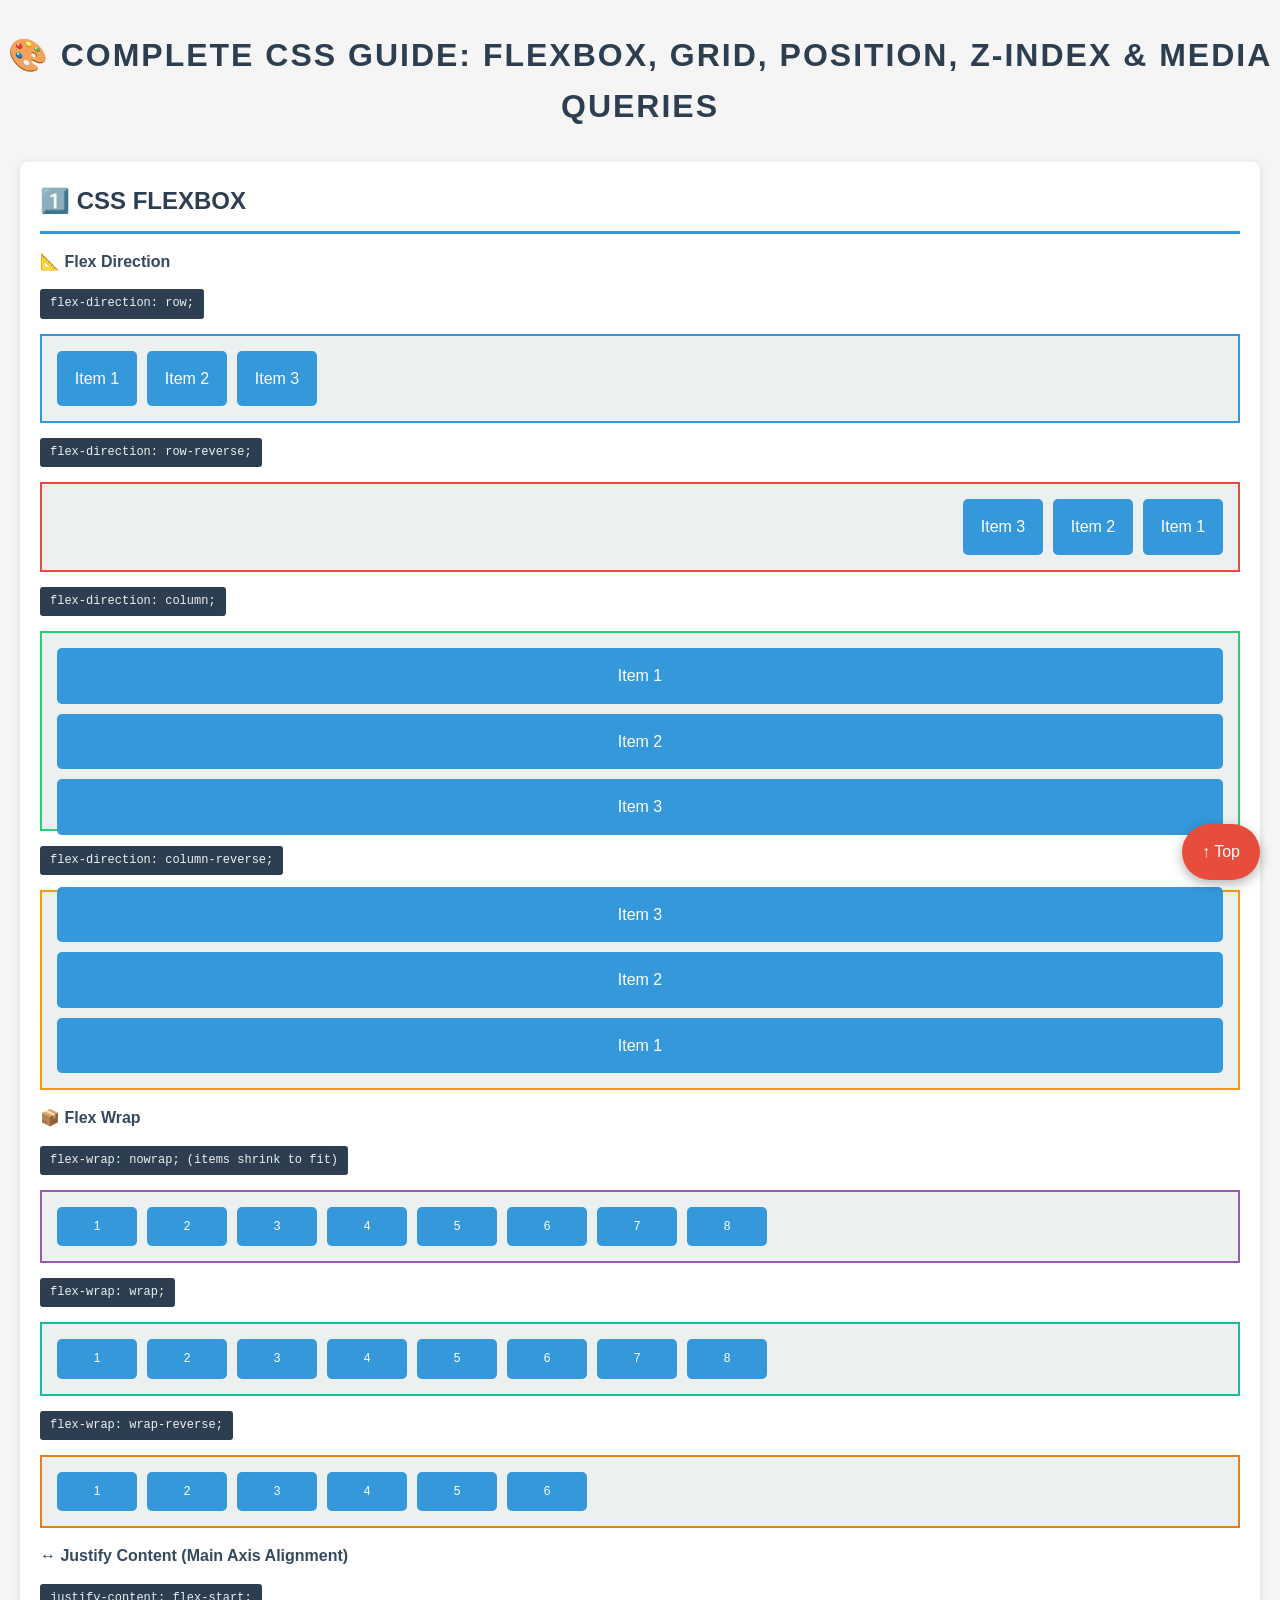
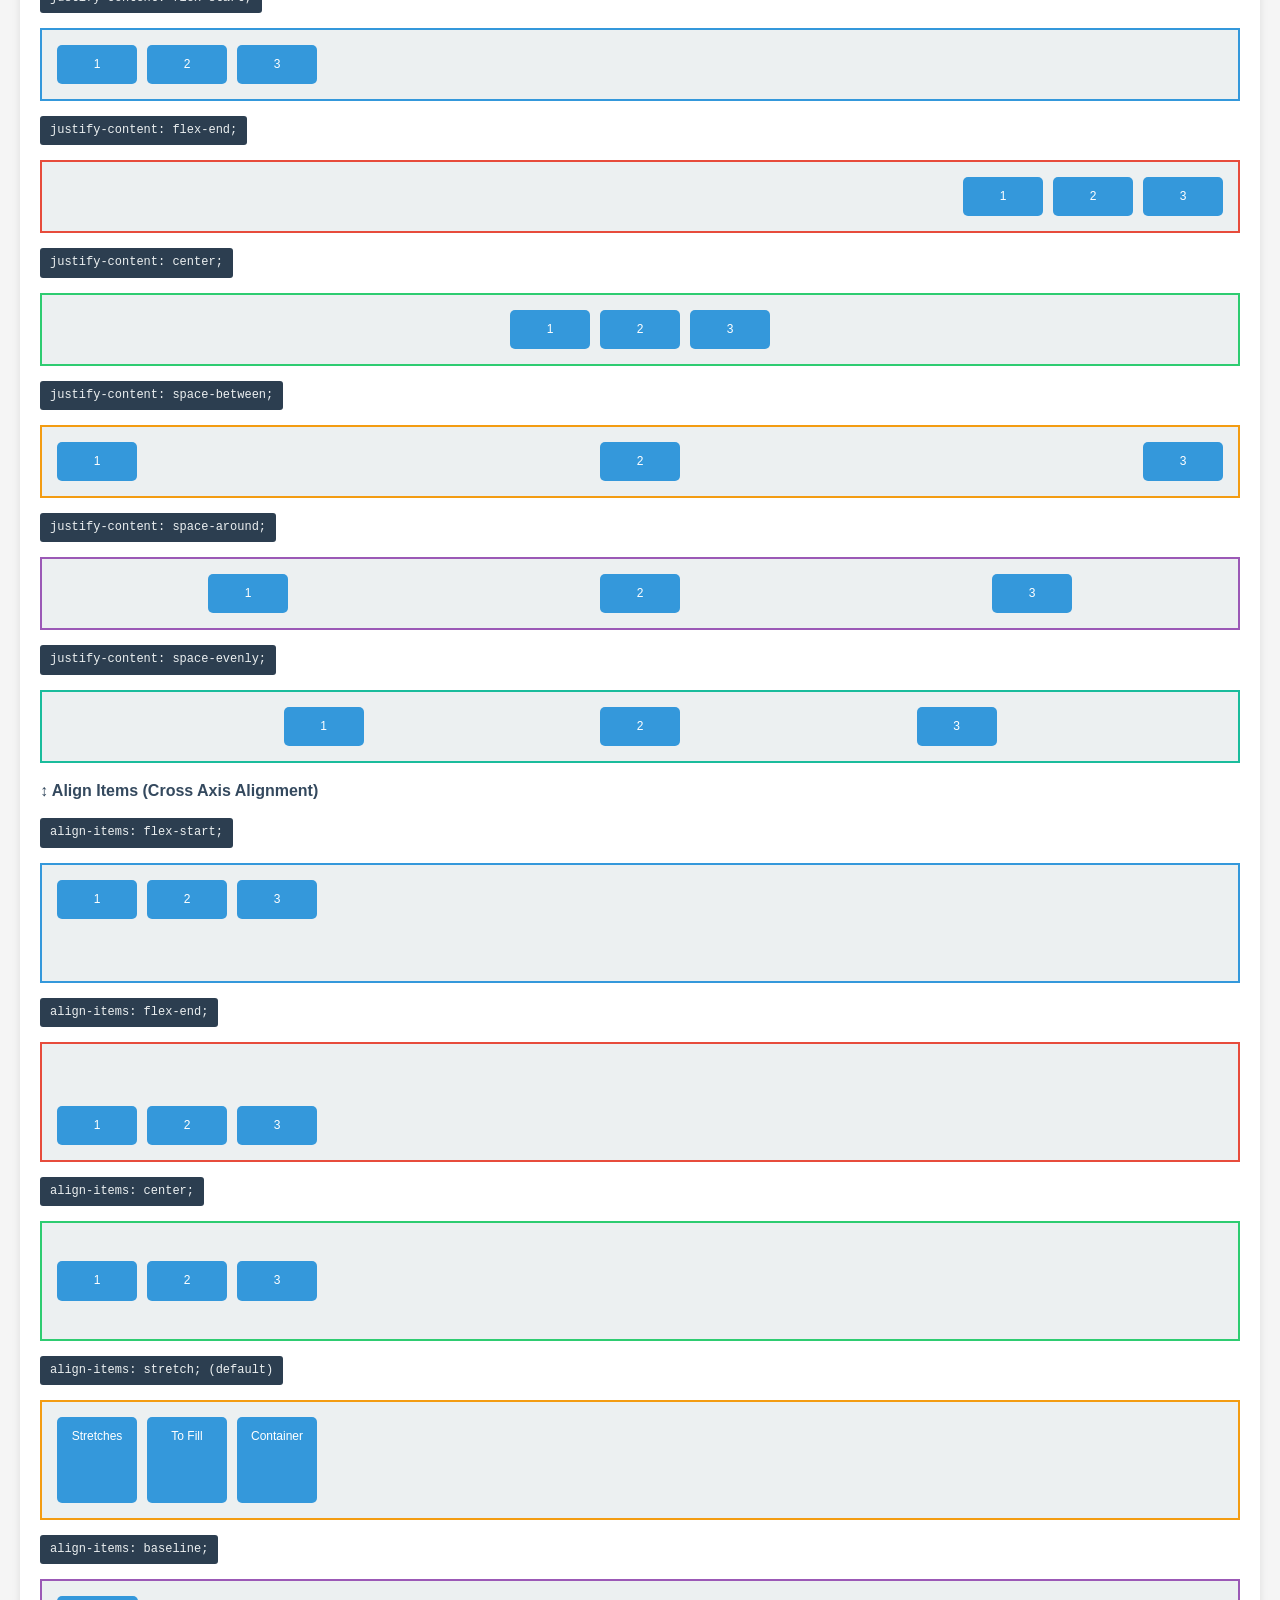
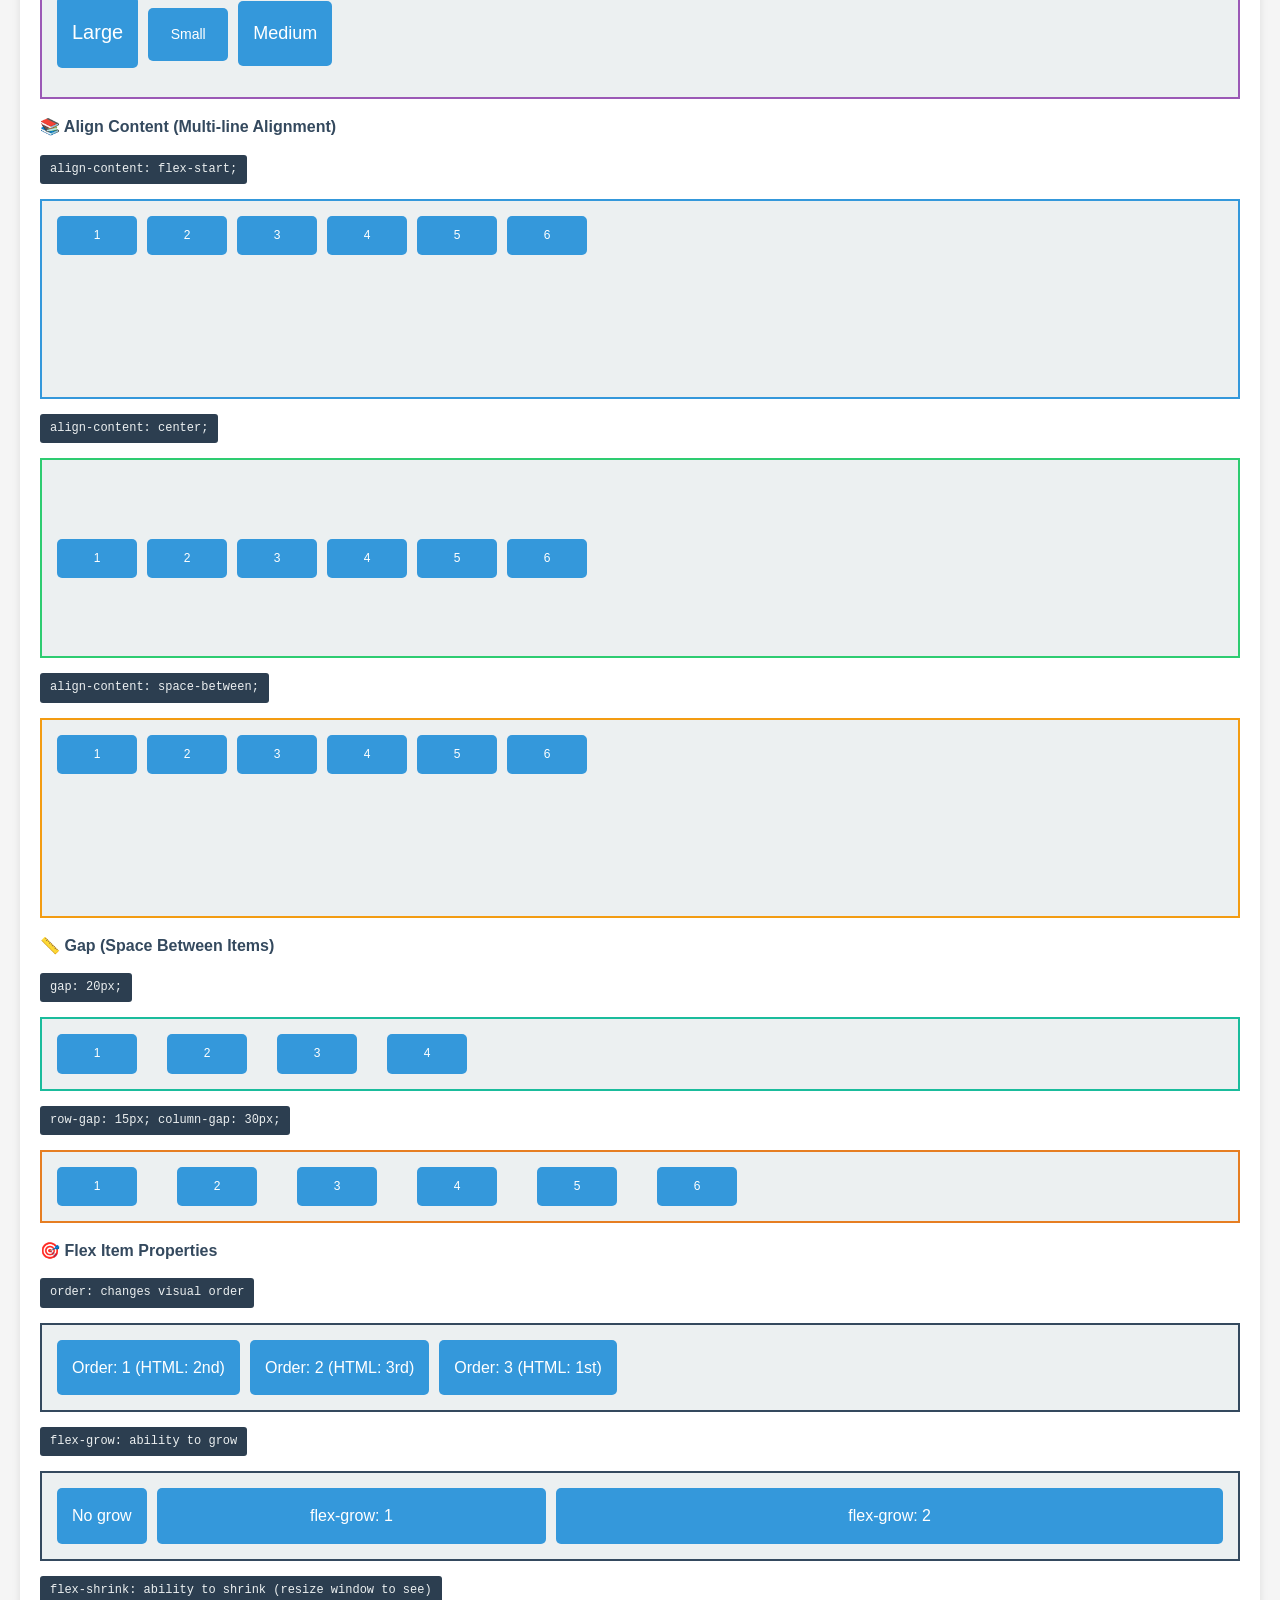
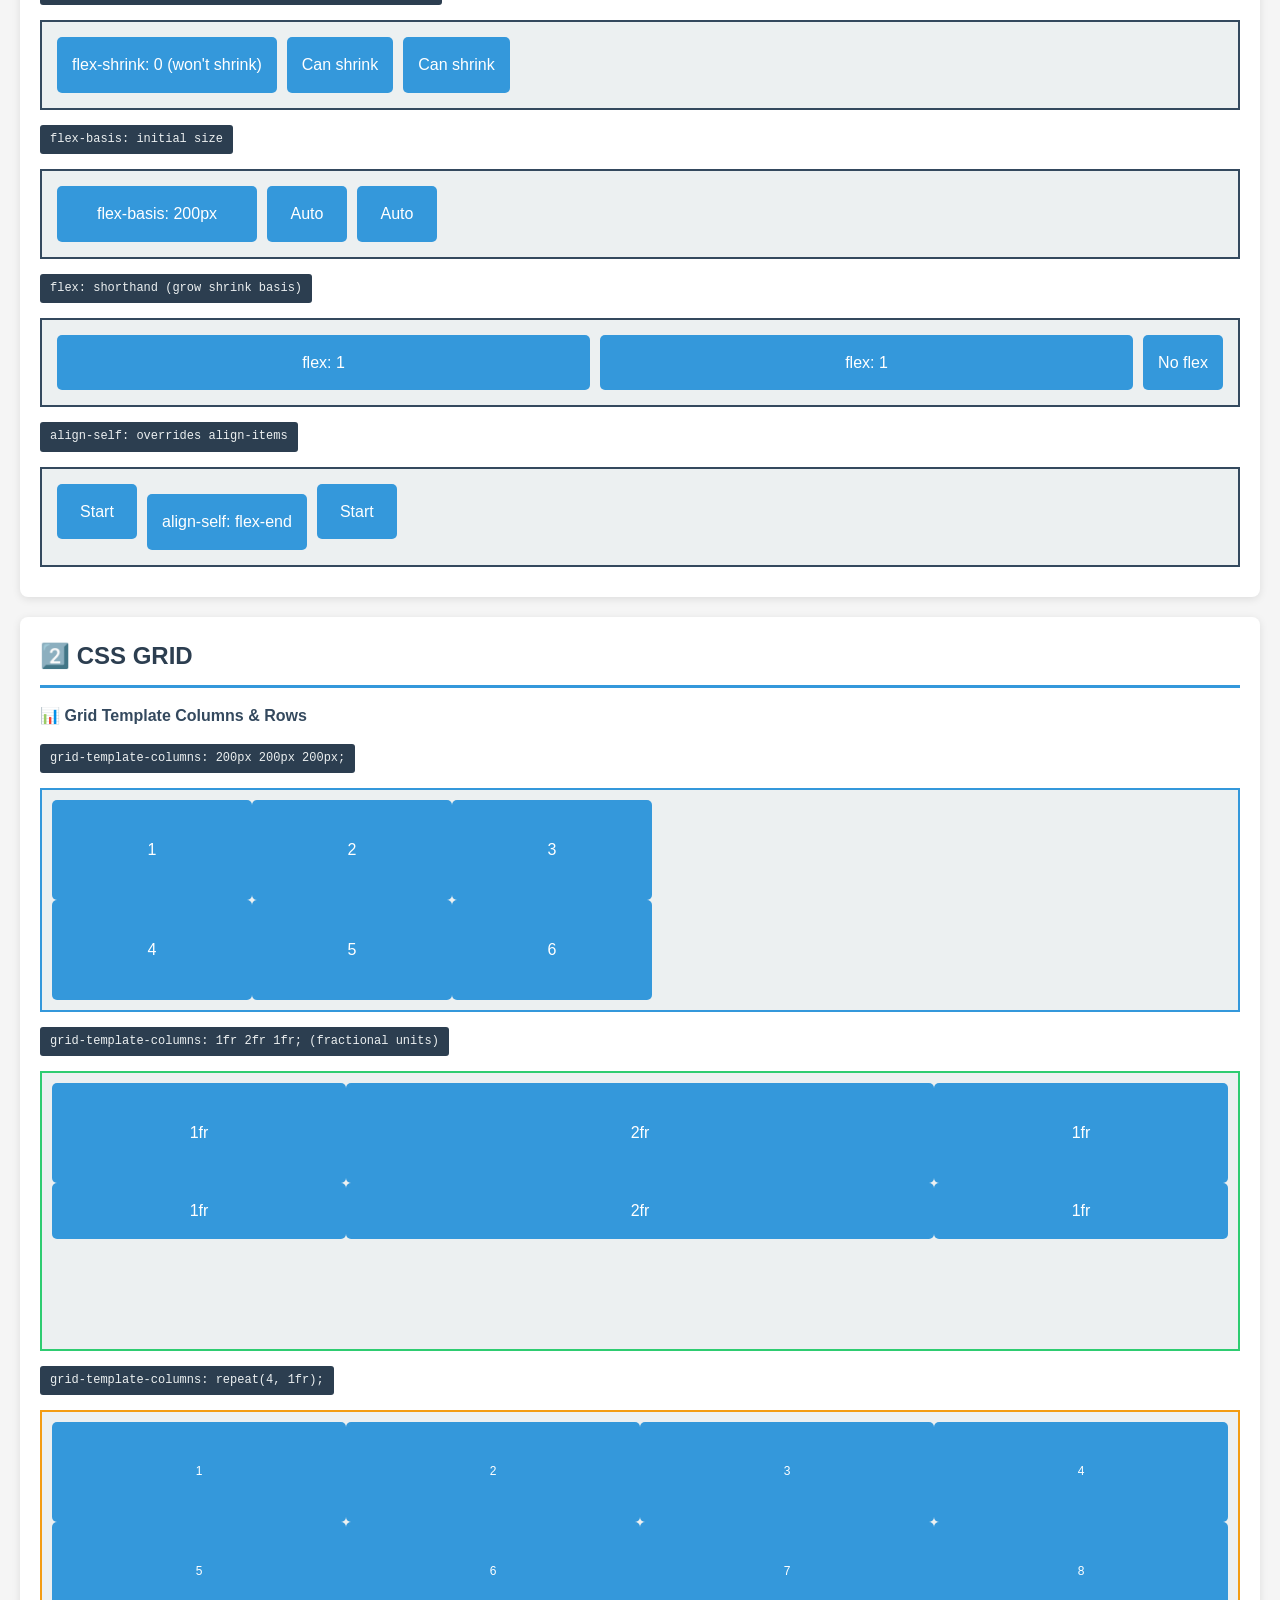
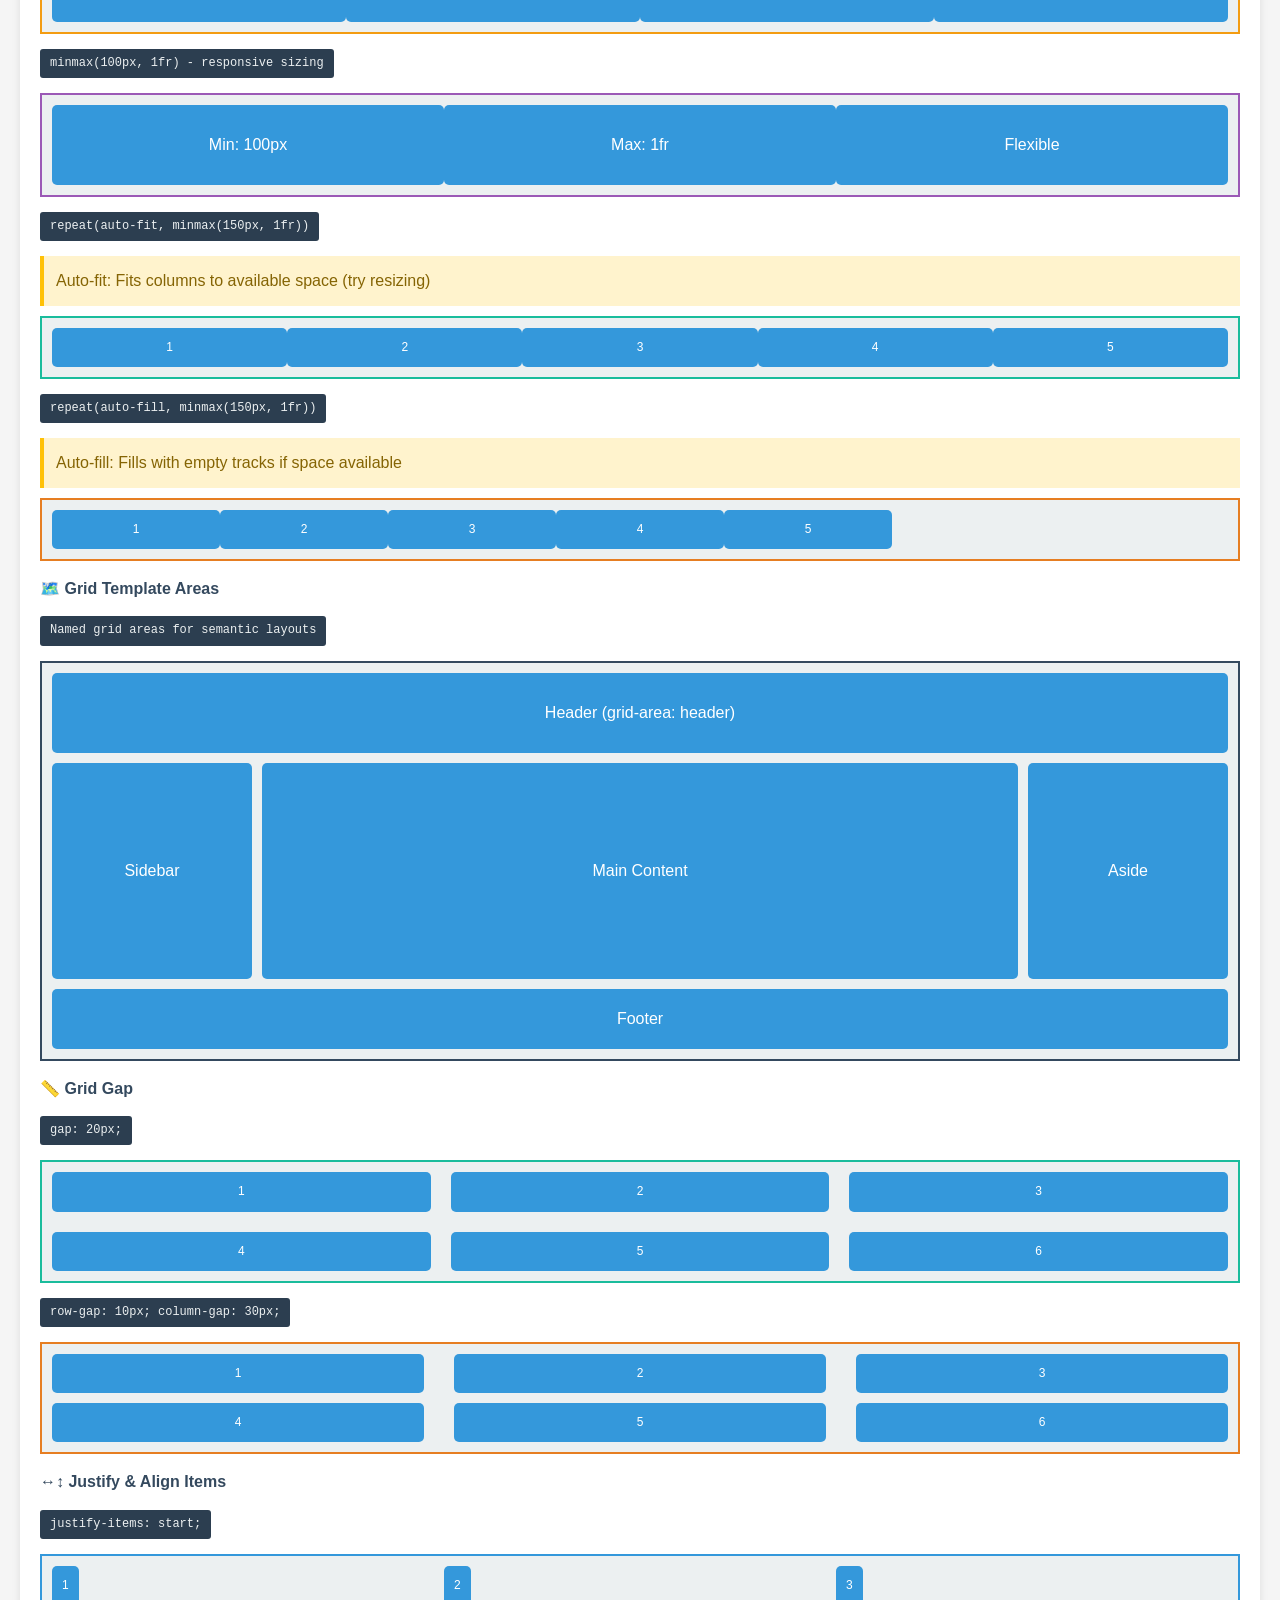
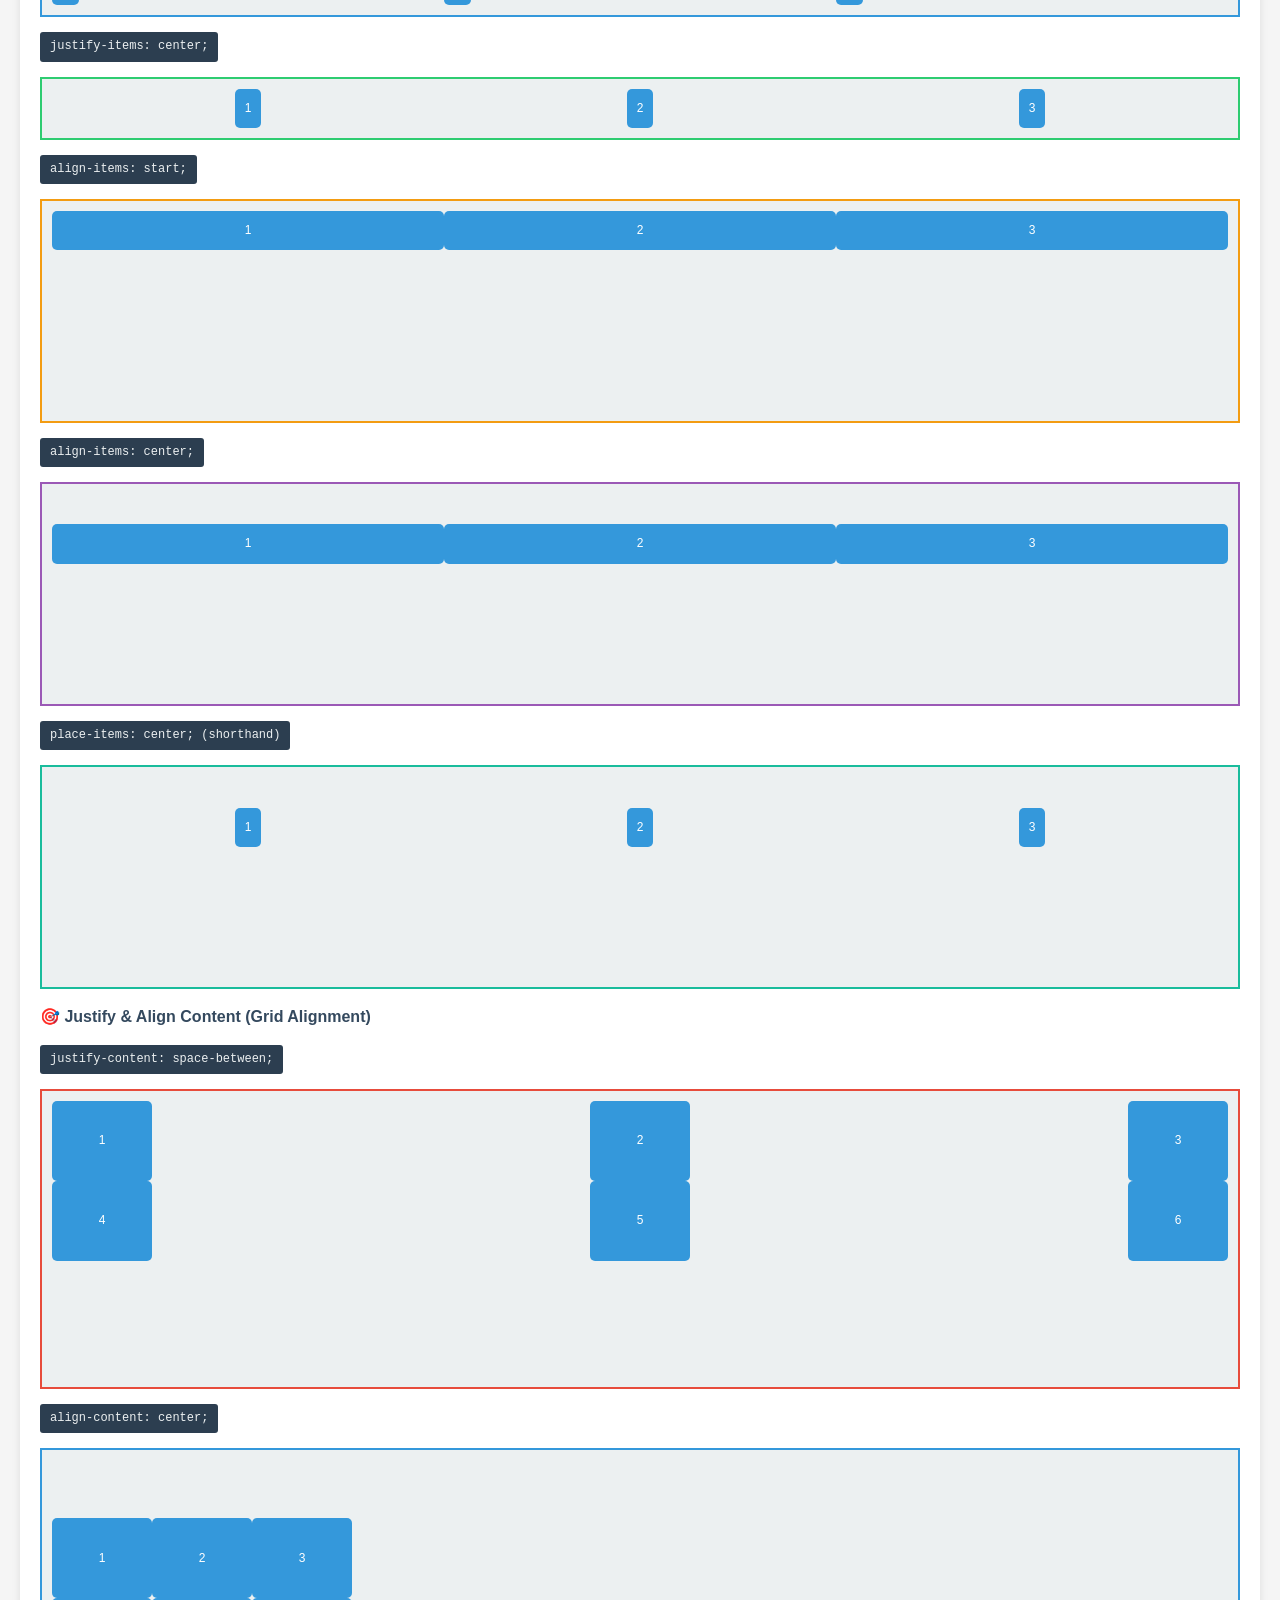
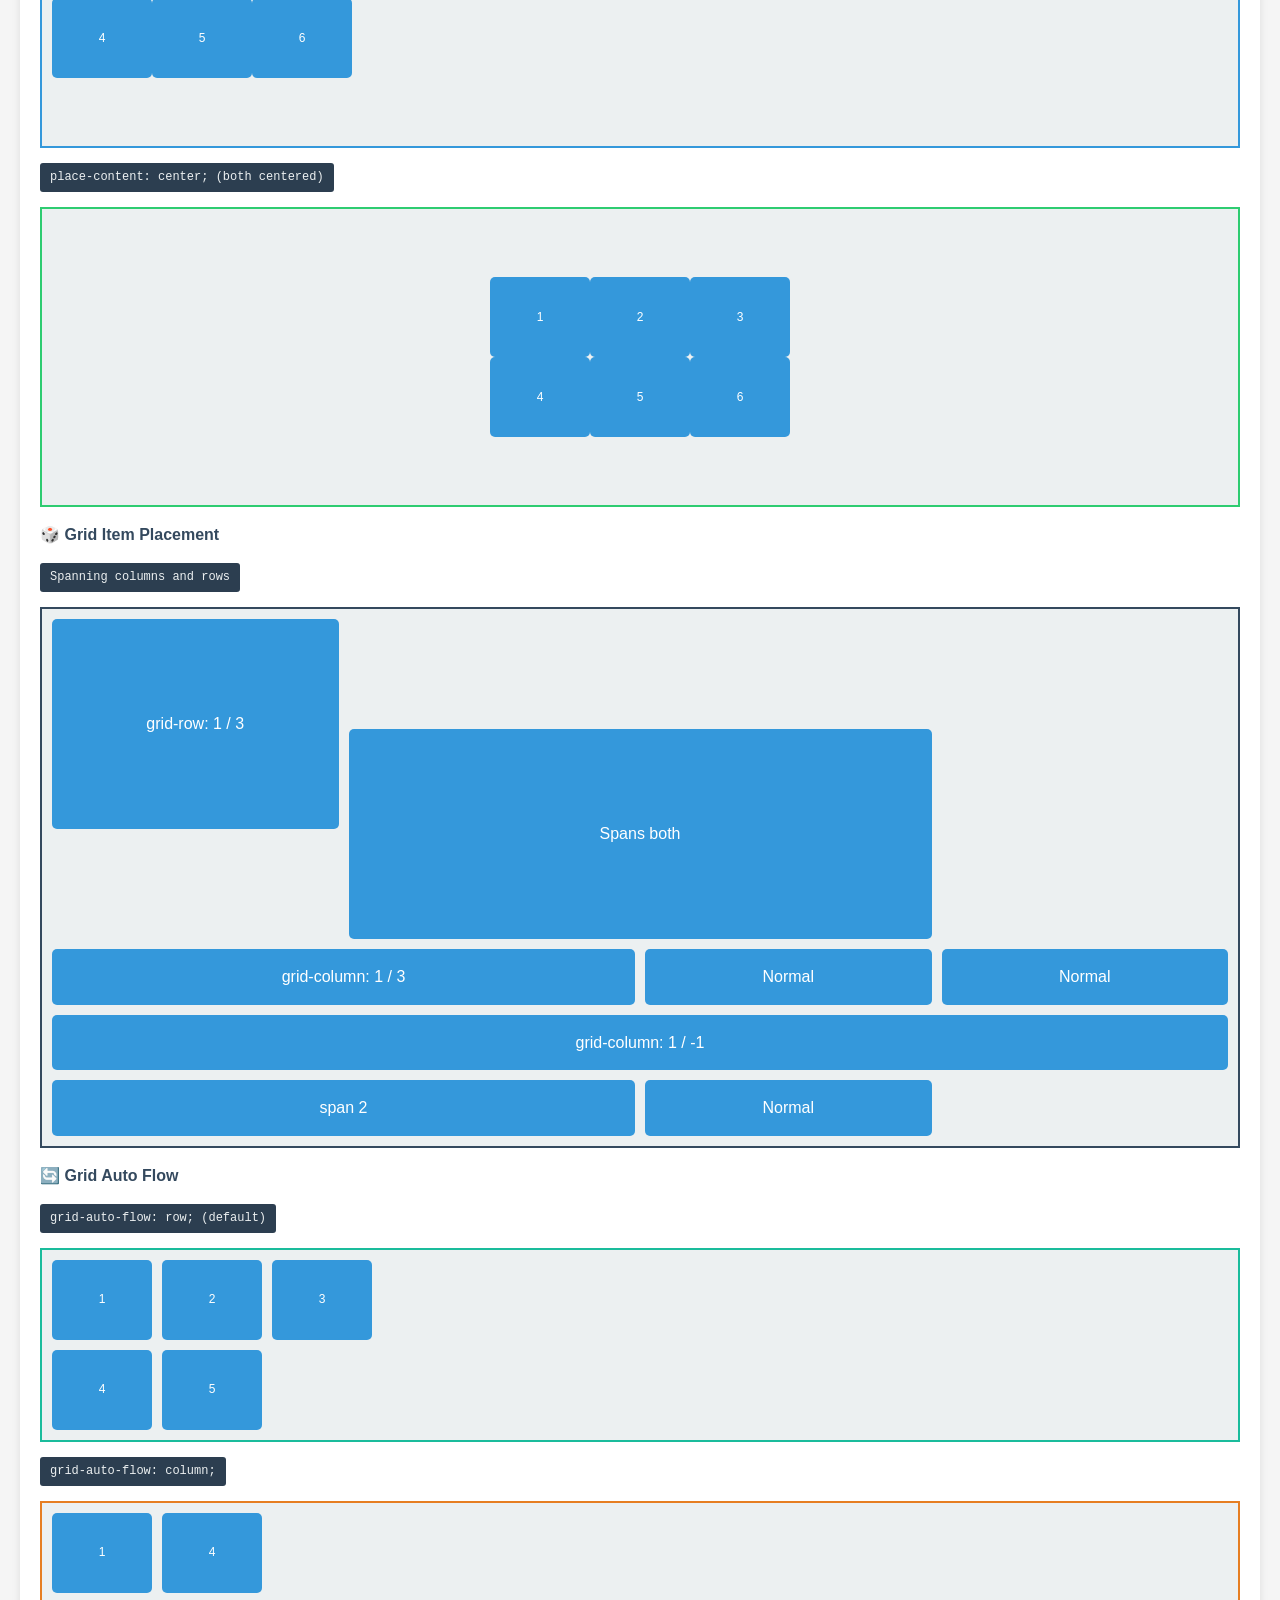
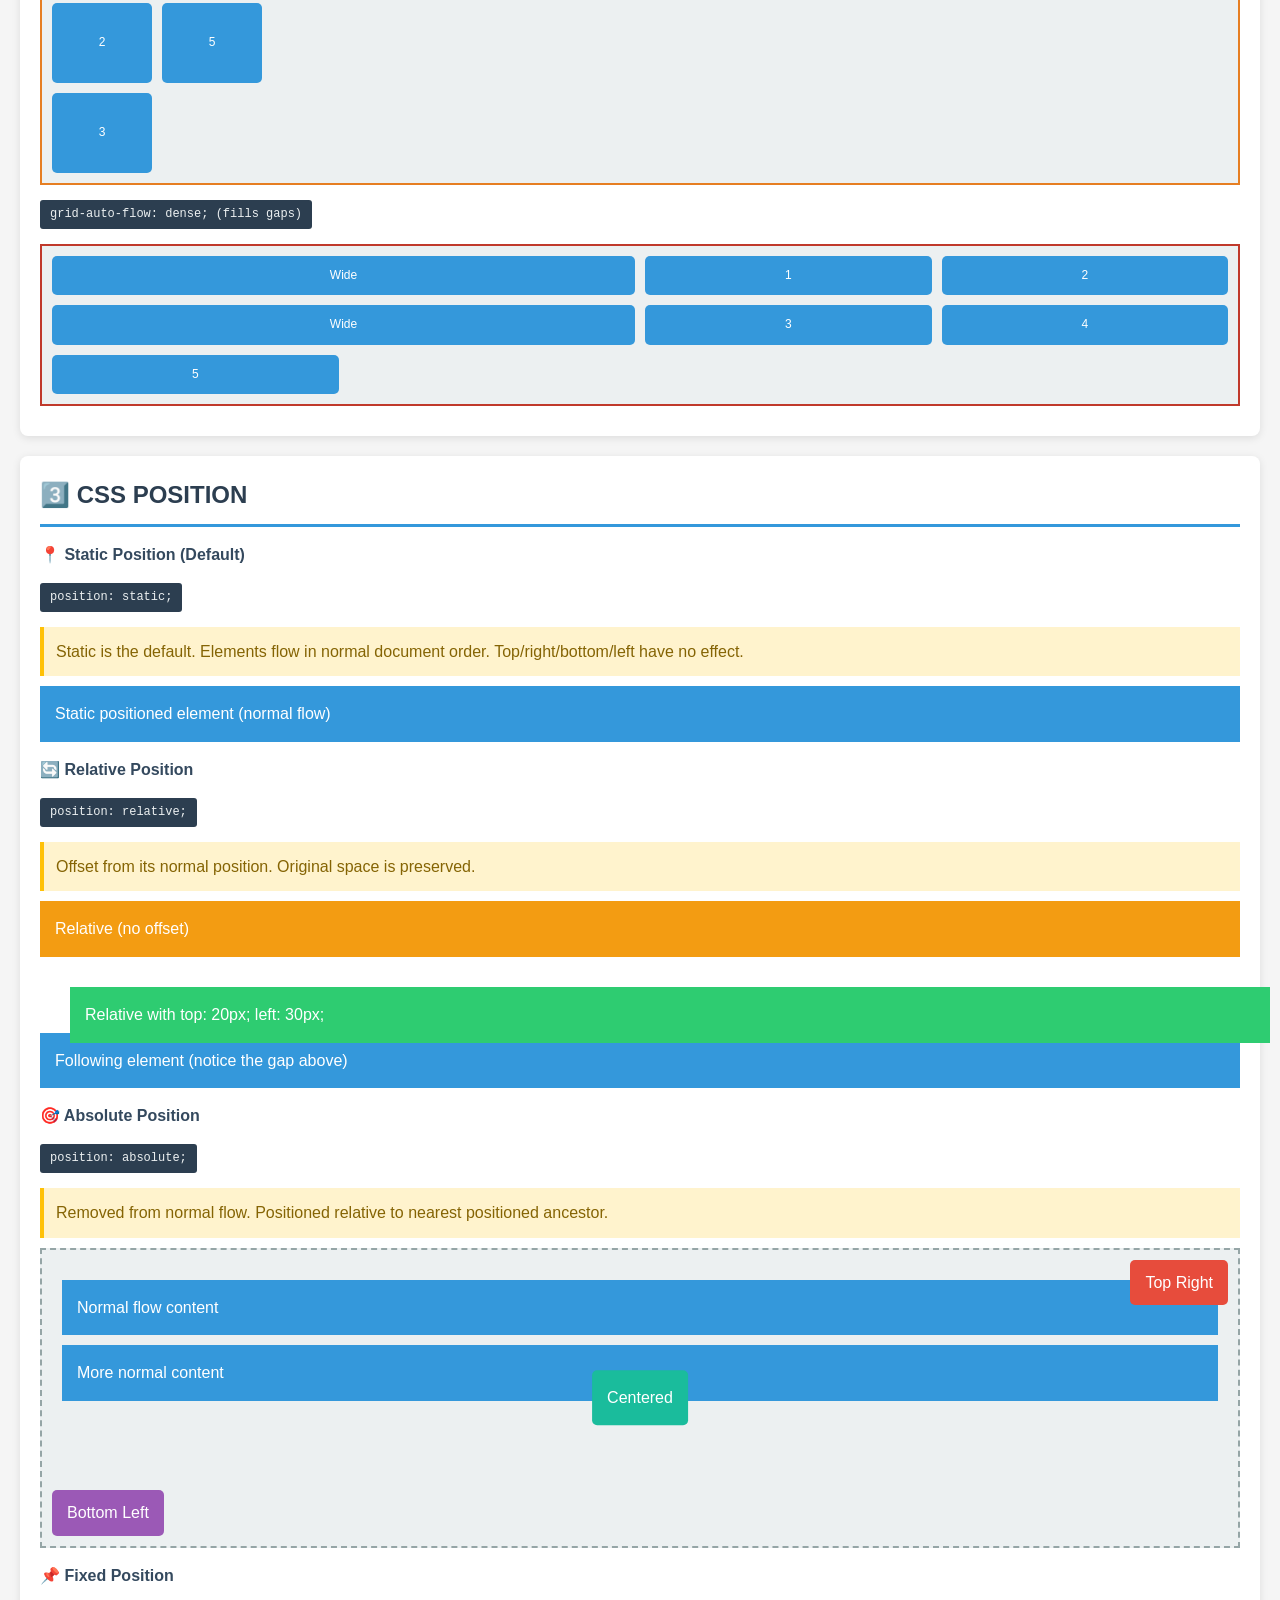
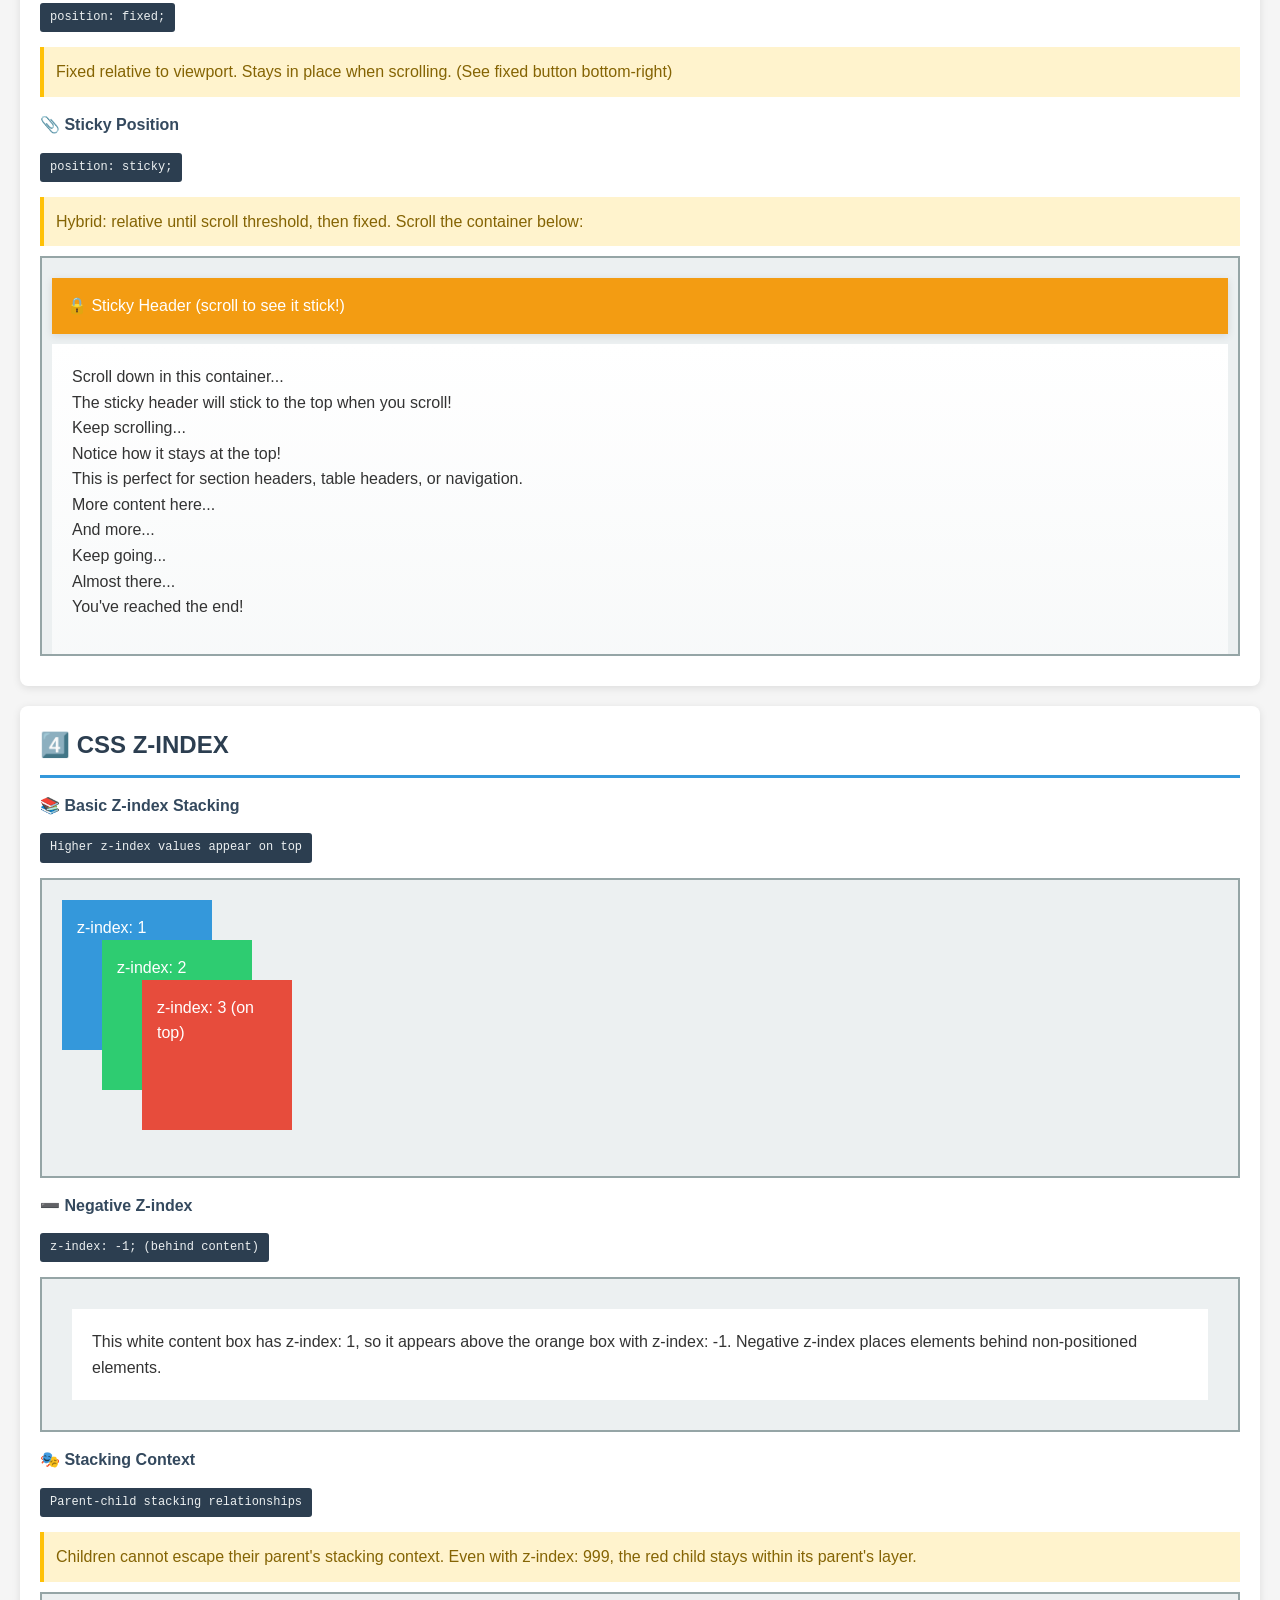
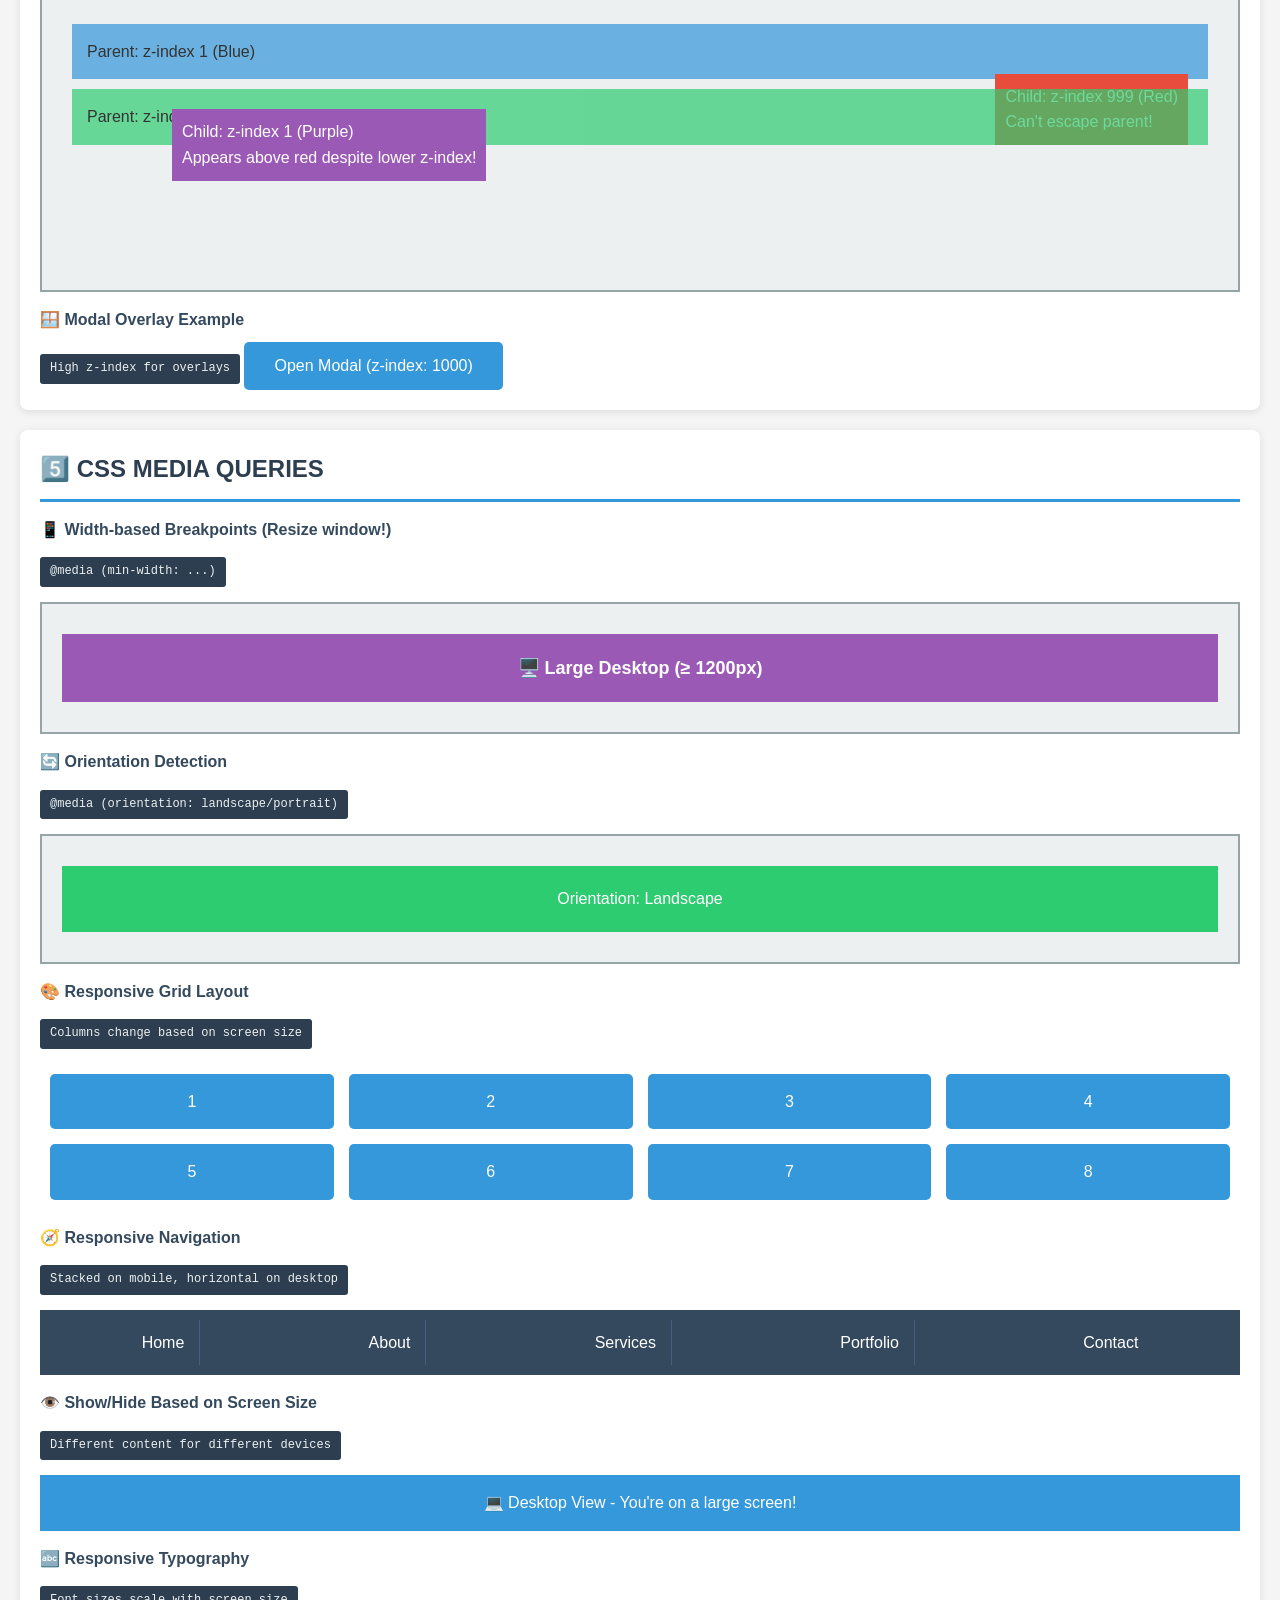
<file: css-complete-demo.html>
<!DOCTYPE html>
<html lang="en">
<head>
    <meta charset="UTF-8">
    <meta name="viewport" content="width=device-width, initial-scale=1.0">
    <title>Complete CSS Guide: Flexbox, Grid, Position, Z-index, Media Queries</title>
    <style>
        /* ==================== RESET & BASE STYLES ==================== */
        * {
            margin: 0;
            padding: 0;
            box-sizing: border-box;
        }

        body {
            font-family: 'Segoe UI', Tahoma, Geneva, Verdana, sans-serif;
            line-height: 1.6;
            color: #333;
            background-color: #f5f5f5;
        }

        /* ==================== SECTION 1: FLEXBOX DEMONSTRATIONS ==================== */
        
        /* Flex Container - Basic Setup */
        .flex-section {
            background: white;
            margin: 20px;
            padding: 20px;
            border-radius: 8px;
            box-shadow: 0 2px 8px rgba(0,0,0,0.1);
        }

        .section-title {
            font-size: 24px;
            margin-bottom: 15px;
            color: #2c3e50;
            border-bottom: 3px solid #3498db;
            padding-bottom: 10px;
        }

        .demo-title {
            font-size: 16px;
            margin: 15px 0 10px;
            color: #34495e;
            font-weight: 600;
        }

        /* FLEX DEMO 1: flex-direction */
        .flex-container-row {
            display: flex;
            flex-direction: row;
            background-color: #ecf0f1;
            padding: 10px;
            margin: 10px 0;
            border: 2px solid #3498db;
        }

        .flex-container-row-reverse {
            display: flex;
            flex-direction: row-reverse;
            background-color: #ecf0f1;
            padding: 10px;
            margin: 10px 0;
            border: 2px solid #e74c3c;
        }

        .flex-container-column {
            display: flex;
            flex-direction: column;
            background-color: #ecf0f1;
            padding: 10px;
            margin: 10px 0;
            border: 2px solid #2ecc71;
            height: 200px;
        }

        .flex-container-column-reverse {
            display: flex;
            flex-direction: column-reverse;
            background-color: #ecf0f1;
            padding: 10px;
            margin: 10px 0;
            border: 2px solid #f39c12;
            height: 200px;
        }

        /* FLEX DEMO 2: flex-wrap */
        .flex-nowrap {
            display: flex;
            flex-wrap: nowrap;
            background-color: #ecf0f1;
            padding: 10px;
            margin: 10px 0;
            border: 2px solid #9b59b6;
        }

        .flex-wrap {
            display: flex;
            flex-wrap: wrap;
            background-color: #ecf0f1;
            padding: 10px;
            margin: 10px 0;
            border: 2px solid #1abc9c;
        }

        .flex-wrap-reverse {
            display: flex;
            flex-wrap: wrap-reverse;
            background-color: #ecf0f1;
            padding: 10px;
            margin: 10px 0;
            border: 2px solid #e67e22;
        }

        /* FLEX DEMO 3: justify-content */
        .flex-justify-start {
            display: flex;
            justify-content: flex-start;
            background-color: #ecf0f1;
            padding: 10px;
            margin: 10px 0;
            border: 2px solid #3498db;
        }

        .flex-justify-end {
            display: flex;
            justify-content: flex-end;
            background-color: #ecf0f1;
            padding: 10px;
            margin: 10px 0;
            border: 2px solid #e74c3c;
        }

        .flex-justify-center {
            display: flex;
            justify-content: center;
            background-color: #ecf0f1;
            padding: 10px;
            margin: 10px 0;
            border: 2px solid #2ecc71;
        }

        .flex-justify-between {
            display: flex;
            justify-content: space-between;
            background-color: #ecf0f1;
            padding: 10px;
            margin: 10px 0;
            border: 2px solid #f39c12;
        }

        .flex-justify-around {
            display: flex;
            justify-content: space-around;
            background-color: #ecf0f1;
            padding: 10px;
            margin: 10px 0;
            border: 2px solid #9b59b6;
        }

        .flex-justify-evenly {
            display: flex;
            justify-content: space-evenly;
            background-color: #ecf0f1;
            padding: 10px;
            margin: 10px 0;
            border: 2px solid #1abc9c;
        }

        /* FLEX DEMO 4: align-items */
        .flex-align-start {
            display: flex;
            align-items: flex-start;
            background-color: #ecf0f1;
            padding: 10px;
            margin: 10px 0;
            height: 120px;
            border: 2px solid #3498db;
        }

        .flex-align-end {
            display: flex;
            align-items: flex-end;
            background-color: #ecf0f1;
            padding: 10px;
            margin: 10px 0;
            height: 120px;
            border: 2px solid #e74c3c;
        }

        .flex-align-center {
            display: flex;
            align-items: center;
            background-color: #ecf0f1;
            padding: 10px;
            margin: 10px 0;
            height: 120px;
            border: 2px solid #2ecc71;
        }

        .flex-align-stretch {
            display: flex;
            align-items: stretch;
            background-color: #ecf0f1;
            padding: 10px;
            margin: 10px 0;
            height: 120px;
            border: 2px solid #f39c12;
        }

        .flex-align-baseline {
            display: flex;
            align-items: baseline;
            background-color: #ecf0f1;
            padding: 10px;
            margin: 10px 0;
            height: 120px;
            border: 2px solid #9b59b6;
        }

        /* FLEX DEMO 5: align-content */
        .flex-content-start {
            display: flex;
            flex-wrap: wrap;
            align-content: flex-start;
            background-color: #ecf0f1;
            padding: 10px;
            margin: 10px 0;
            height: 200px;
            border: 2px solid #3498db;
        }

        .flex-content-center {
            display: flex;
            flex-wrap: wrap;
            align-content: center;
            background-color: #ecf0f1;
            padding: 10px;
            margin: 10px 0;
            height: 200px;
            border: 2px solid #2ecc71;
        }

        .flex-content-between {
            display: flex;
            flex-wrap: wrap;
            align-content: space-between;
            background-color: #ecf0f1;
            padding: 10px;
            margin: 10px 0;
            height: 200px;
            border: 2px solid #f39c12;
        }

        /* FLEX DEMO 6: gap */
        .flex-gap {
            display: flex;
            gap: 20px;
            background-color: #ecf0f1;
            padding: 10px;
            margin: 10px 0;
            border: 2px solid #1abc9c;
        }

        .flex-row-column-gap {
            display: flex;
            flex-wrap: wrap;
            row-gap: 15px;
            column-gap: 30px;
            background-color: #ecf0f1;
            padding: 10px;
            margin: 10px 0;
            border: 2px solid #e67e22;
        }

        /* FLEX DEMO 7: Flex Items Properties */
        .flex-items-demo {
            display: flex;
            background-color: #ecf0f1;
            padding: 10px;
            margin: 10px 0;
            border: 2px solid #34495e;
        }

        .flex-item-order-1 {
            order: 1;
        }

        .flex-item-order-2 {
            order: 2;
        }

        .flex-item-order-3 {
            order: 3;
        }

        .flex-item-grow {
            flex-grow: 1;
        }

        .flex-item-grow-2 {
            flex-grow: 2;
        }

        .flex-item-shrink-0 {
            flex-shrink: 0;
            min-width: 150px;
        }

        .flex-item-basis {
            flex-basis: 200px;
        }

        .flex-item-shorthand {
            flex: 1; /* flex-grow: 1, flex-shrink: 1, flex-basis: 0% */
        }

        .flex-item-align-self {
            align-self: flex-end;
        }

        /* Generic flex item styling */
        .flex-item {
            background-color: #3498db;
            color: white;
            padding: 15px;
            margin: 5px;
            border-radius: 5px;
            text-align: center;
            min-width: 80px;
        }

        .flex-item-small {
            padding: 10px;
            font-size: 12px;
        }

        .flex-item-varied:nth-child(1) {
            font-size: 20px;
            padding: 20px 15px;
        }

        .flex-item-varied:nth-child(2) {
            font-size: 14px;
            padding: 15px;
        }

        .flex-item-varied:nth-child(3) {
            font-size: 18px;
            padding: 18px 15px;
        }

        /* ==================== SECTION 2: GRID DEMONSTRATIONS ==================== */

        /* GRID DEMO 1: Basic Grid Setup */
        .grid-basic {
            display: grid;
            grid-template-columns: 200px 200px 200px;
            grid-template-rows: 100px 100px;
            background-color: #ecf0f1;
            padding: 10px;
            margin: 10px 0;
            border: 2px solid #3498db;
        }

        .grid-fr {
            display: grid;
            grid-template-columns: 1fr 2fr 1fr;
            grid-template-rows: 100px auto 100px;
            background-color: #ecf0f1;
            padding: 10px;
            margin: 10px 0;
            border: 2px solid #2ecc71;
        }

        .grid-repeat {
            display: grid;
            grid-template-columns: repeat(4, 1fr);
            grid-template-rows: repeat(2, 100px);
            background-color: #ecf0f1;
            padding: 10px;
            margin: 10px 0;
            border: 2px solid #f39c12;
        }

        .grid-minmax {
            display: grid;
            grid-template-columns: repeat(3, minmax(100px, 1fr));
            grid-template-rows: minmax(80px, auto);
            background-color: #ecf0f1;
            padding: 10px;
            margin: 10px 0;
            border: 2px solid #9b59b6;
        }

        .grid-auto-fit {
            display: grid;
            grid-template-columns: repeat(auto-fit, minmax(150px, 1fr));
            background-color: #ecf0f1;
            padding: 10px;
            margin: 10px 0;
            border: 2px solid #1abc9c;
        }

        .grid-auto-fill {
            display: grid;
            grid-template-columns: repeat(auto-fill, minmax(150px, 1fr));
            background-color: #ecf0f1;
            padding: 10px;
            margin: 10px 0;
            border: 2px solid #e67e22;
        }

        /* GRID DEMO 2: Grid Template Areas */
        .grid-areas {
            display: grid;
            grid-template-columns: 200px 1fr 200px;
            grid-template-rows: 80px 1fr 60px;
            grid-template-areas:
                "header header header"
                "sidebar main aside"
                "footer footer footer";
            min-height: 400px;
            background-color: #ecf0f1;
            padding: 10px;
            margin: 10px 0;
            gap: 10px;
            border: 2px solid #34495e;
        }

        .grid-header {
            grid-area: header;
            background-color: #3498db;
        }

        .grid-sidebar {
            grid-area: sidebar;
            background-color: #2ecc71;
        }

        .grid-main {
            grid-area: main;
            background-color: #f39c12;
        }

        .grid-aside {
            grid-area: aside;
            background-color: #9b59b6;
        }

        .grid-footer {
            grid-area: footer;
            background-color: #e74c3c;
        }

        /* GRID DEMO 3: Gap */
        .grid-gap {
            display: grid;
            grid-template-columns: repeat(3, 1fr);
            gap: 20px;
            background-color: #ecf0f1;
            padding: 10px;
            margin: 10px 0;
            border: 2px solid #1abc9c;
        }

        .grid-row-column-gap {
            display: grid;
            grid-template-columns: repeat(3, 1fr);
            row-gap: 10px;
            column-gap: 30px;
            background-color: #ecf0f1;
            padding: 10px;
            margin: 10px 0;
            border: 2px solid #e67e22;
        }

        /* GRID DEMO 4: Justify and Align Items */
        .grid-justify-items-start {
            display: grid;
            grid-template-columns: repeat(3, 1fr);
            justify-items: start;
            background-color: #ecf0f1;
            padding: 10px;
            margin: 10px 0;
            border: 2px solid #3498db;
        }

        .grid-justify-items-center {
            display: grid;
            grid-template-columns: repeat(3, 1fr);
            justify-items: center;
            background-color: #ecf0f1;
            padding: 10px;
            margin: 10px 0;
            border: 2px solid #2ecc71;
        }

        .grid-align-items-start {
            display: grid;
            grid-template-columns: repeat(3, 1fr);
            grid-template-rows: repeat(2, 100px);
            align-items: start;
            background-color: #ecf0f1;
            padding: 10px;
            margin: 10px 0;
            border: 2px solid #f39c12;
        }

        .grid-align-items-center {
            display: grid;
            grid-template-columns: repeat(3, 1fr);
            grid-template-rows: repeat(2, 100px);
            align-items: center;
            background-color: #ecf0f1;
            padding: 10px;
            margin: 10px 0;
            border: 2px solid #9b59b6;
        }

        .grid-place-items-center {
            display: grid;
            grid-template-columns: repeat(3, 1fr);
            grid-template-rows: repeat(2, 100px);
            place-items: center;
            background-color: #ecf0f1;
            padding: 10px;
            margin: 10px 0;
            border: 2px solid #1abc9c;
        }

        /* GRID DEMO 5: Justify and Align Content */
        .grid-justify-content {
            display: grid;
            grid-template-columns: repeat(3, 100px);
            grid-template-rows: repeat(2, 80px);
            justify-content: space-between;
            background-color: #ecf0f1;
            padding: 10px;
            margin: 10px 0;
            height: 300px;
            border: 2px solid #e74c3c;
        }

        .grid-align-content {
            display: grid;
            grid-template-columns: repeat(3, 100px);
            grid-template-rows: repeat(2, 80px);
            align-content: center;
            background-color: #ecf0f1;
            padding: 10px;
            margin: 10px 0;
            height: 300px;
            border: 2px solid #3498db;
        }

        .grid-place-content {
            display: grid;
            grid-template-columns: repeat(3, 100px);
            grid-template-rows: repeat(2, 80px);
            place-content: center;
            background-color: #ecf0f1;
            padding: 10px;
            margin: 10px 0;
            height: 300px;
            border: 2px solid #2ecc71;
        }

        /* GRID DEMO 6: Grid Item Placement */
        .grid-placement {
            display: grid;
            grid-template-columns: repeat(4, 1fr);
            grid-template-rows: repeat(3, 100px);
            gap: 10px;
            background-color: #ecf0f1;
            padding: 10px;
            margin: 10px 0;
            border: 2px solid #34495e;
        }

        .grid-span-column {
            grid-column: 1 / 3; /* span 2 columns */
            background-color: #e74c3c;
        }

        .grid-span-row {
            grid-row: 1 / 3; /* span 2 rows */
            background-color: #3498db;
        }

        .grid-span-both {
            grid-column: 2 / 4;
            grid-row: 2 / 4;
            background-color: #2ecc71;
        }

        .grid-line-placement {
            grid-column: 1 / -1; /* from first to last line */
            background-color: #f39c12;
        }

        .grid-span-keyword {
            grid-column: span 2;
            grid-row: span 1;
            background-color: #9b59b6;
        }

        /* GRID DEMO 7: Auto Flow */
        .grid-auto-flow-row {
            display: grid;
            grid-template-columns: repeat(3, 100px);
            grid-auto-flow: row;
            grid-auto-rows: 80px;
            gap: 10px;
            background-color: #ecf0f1;
            padding: 10px;
            margin: 10px 0;
            border: 2px solid #1abc9c;
        }

        .grid-auto-flow-column {
            display: grid;
            grid-template-rows: repeat(3, 80px);
            grid-auto-flow: column;
            grid-auto-columns: 100px;
            gap: 10px;
            background-color: #ecf0f1;
            padding: 10px;
            margin: 10px 0;
            border: 2px solid #e67e22;
        }

        .grid-auto-flow-dense {
            display: grid;
            grid-template-columns: repeat(4, 1fr);
            grid-auto-flow: dense;
            gap: 10px;
            background-color: #ecf0f1;
            padding: 10px;
            margin: 10px 0;
            border: 2px solid #c0392b;
        }

        /* Generic grid item styling */
        .grid-item {
            background-color: #3498db;
            color: white;
            padding: 15px;
            border-radius: 5px;
            text-align: center;
            display: flex;
            align-items: center;
            justify-content: center;
        }

        .grid-item-small {
            padding: 10px;
            font-size: 12px;
        }

        /* ==================== SECTION 3: POSITION DEMONSTRATIONS ==================== */

        .position-container {
            position: relative;
            background-color: #ecf0f1;
            padding: 20px;
            margin: 10px 0;
            min-height: 300px;
            border: 2px dashed #95a5a6;
        }

        /* POSITION DEMO 1: Static (default) */
        .position-static {
            position: static;
            background-color: #3498db;
            color: white;
            padding: 15px;
            margin: 10px 0;
            /* top, right, bottom, left have no effect */
        }

        /* POSITION DEMO 2: Relative */
        .position-relative {
            position: relative;
            top: 20px;
            left: 30px;
            background-color: #2ecc71;
            color: white;
            padding: 15px;
            margin: 10px 0;
        }

        .position-relative-no-offset {
            position: relative;
            background-color: #f39c12;
            color: white;
            padding: 15px;
            margin: 10px 0;
        }

        /* POSITION DEMO 3: Absolute */
        .position-absolute-top-right {
            position: absolute;
            top: 10px;
            right: 10px;
            background-color: #e74c3c;
            color: white;
            padding: 10px 15px;
            border-radius: 5px;
        }

        .position-absolute-bottom-left {
            position: absolute;
            bottom: 10px;
            left: 10px;
            background-color: #9b59b6;
            color: white;
            padding: 10px 15px;
            border-radius: 5px;
        }

        .position-absolute-center {
            position: absolute;
            top: 50%;
            left: 50%;
            transform: translate(-50%, -50%);
            background-color: #1abc9c;
            color: white;
            padding: 15px;
            border-radius: 5px;
        }

        /* POSITION DEMO 4: Fixed */
        .position-fixed-bottom-right {
            position: fixed;
            bottom: 20px;
            right: 20px;
            background-color: #e74c3c;
            color: white;
            padding: 15px 20px;
            border-radius: 50px;
            box-shadow: 0 4px 12px rgba(0,0,0,0.3);
            cursor: pointer;
            z-index: 1000;
        }

        .position-fixed-top {
            position: fixed;
            top: 0;
            left: 0;
            right: 0;
            background-color: #34495e;
            color: white;
            padding: 15px;
            box-shadow: 0 2px 8px rgba(0,0,0,0.2);
            z-index: 100;
        }

        /* POSITION DEMO 5: Sticky */
        .position-sticky {
            position: sticky;
            top: 0;
            background-color: #f39c12;
            color: white;
            padding: 15px;
            margin: 10px 0;
            z-index: 10;
            box-shadow: 0 2px 8px rgba(0,0,0,0.1);
        }

        .sticky-container {
            background-color: #ecf0f1;
            padding: 10px;
            margin: 10px 0;
            border: 2px solid #95a5a6;
            max-height: 400px;
            overflow-y: scroll;
        }

        .sticky-content {
            height: 800px;
            background: linear-gradient(to bottom, #ffffff 0%, #ecf0f1 100%);
            padding: 20px;
        }

        /* ==================== SECTION 4: Z-INDEX DEMONSTRATIONS ==================== */

        .zindex-container {
            position: relative;
            background-color: #ecf0f1;
            padding: 20px;
            margin: 10px 0;
            min-height: 300px;
            border: 2px solid #95a5a6;
        }

        /* Z-INDEX DEMO 1: Basic Stacking */
        .zindex-box-1 {
            position: absolute;
            top: 20px;
            left: 20px;
            width: 150px;
            height: 150px;
            background-color: #3498db;
            color: white;
            padding: 15px;
            z-index: 1;
        }

        .zindex-box-2 {
            position: absolute;
            top: 60px;
            left: 60px;
            width: 150px;
            height: 150px;
            background-color: #2ecc71;
            color: white;
            padding: 15px;
            z-index: 2;
        }

        .zindex-box-3 {
            position: absolute;
            top: 100px;
            left: 100px;
            width: 150px;
            height: 150px;
            background-color: #e74c3c;
            color: white;
            padding: 15px;
            z-index: 3;
        }

        /* Z-INDEX DEMO 2: Negative z-index */
        .zindex-background {
            position: relative;
            background-color: #ecf0f1;
            padding: 30px;
            margin: 10px 0;
            border: 2px solid #95a5a6;
        }

        .zindex-negative {
            position: absolute;
            top: 10px;
            left: 10px;
            width: 200px;
            height: 100px;
            background-color: #f39c12;
            color: white;
            padding: 15px;
            z-index: -1;
        }

        .zindex-content {
            position: relative;
            background-color: white;
            padding: 20px;
            z-index: 1;
        }

        /* Z-INDEX DEMO 3: Stacking Context */
        .stacking-context-parent {
            position: relative;
            background-color: #ecf0f1;
            padding: 20px;
            margin: 10px 0;
            border: 2px solid #95a5a6;
            min-height: 300px;
        }

        .stacking-context-1 {
            position: relative;
            z-index: 1;
            background-color: rgba(52, 152, 219, 0.7);
            padding: 15px;
            margin: 10px;
        }

        .stacking-context-1-child {
            position: absolute;
            top: 50px;
            right: 20px;
            background-color: #e74c3c;
            color: white;
            padding: 10px;
            z-index: 999; /* Can't escape parent context */
        }

        .stacking-context-2 {
            position: relative;
            z-index: 2;
            background-color: rgba(46, 204, 113, 0.7);
            padding: 15px;
            margin: 10px;
        }

        .stacking-context-2-child {
            position: absolute;
            top: 20px;
            left: 100px;
            background-color: #9b59b6;
            color: white;
            padding: 10px;
            z-index: 1;
        }

        /* Z-INDEX DEMO 4: Modal Overlay */
        .modal-overlay {
            position: fixed;
            top: 0;
            left: 0;
            right: 0;
            bottom: 0;
            background-color: rgba(0, 0, 0, 0.7);
            z-index: 1000;
            display: none;
            align-items: center;
            justify-content: center;
        }

        .modal-overlay.active {
            display: flex;
        }

        .modal-content {
            position: relative;
            background-color: white;
            padding: 30px;
            border-radius: 8px;
            max-width: 500px;
            z-index: 1001;
            box-shadow: 0 8px 32px rgba(0,0,0,0.3);
        }

        /* ==================== SECTION 5: MEDIA QUERIES DEMONSTRATIONS ==================== */

        /* Container for responsive demos */
        .responsive-demo {
            background-color: #ecf0f1;
            padding: 20px;
            margin: 10px 0;
            border: 2px solid #95a5a6;
            text-align: center;
        }

        /* MEDIA QUERY DEMO 1: Width-based (Mobile First) */
        .responsive-box {
            background-color: #e74c3c;
            color: white;
            padding: 20px;
            margin: 10px 0;
            text-align: center;
        }

        .responsive-box::before {
            content: "📱 Mobile (< 576px)";
            font-size: 18px;
            font-weight: bold;
        }

        /* Small devices (landscape phones, 576px and up) */
        @media (min-width: 576px) {
            .responsive-box {
                background-color: #f39c12;
            }
            .responsive-box::before {
                content: "📱 Small (≥ 576px)";
            }
        }

        /* Medium devices (tablets, 768px and up) */
        @media (min-width: 768px) {
            .responsive-box {
                background-color: #2ecc71;
            }
            .responsive-box::before {
                content: "📱 Tablet (≥ 768px)";
            }
        }

        /* Large devices (desktops, 992px and up) */
        @media (min-width: 992px) {
            .responsive-box {
                background-color: #3498db;
            }
            .responsive-box::before {
                content: "💻 Desktop (≥ 992px)";
            }
        }

        /* Extra large devices (large desktops, 1200px and up) */
        @media (min-width: 1200px) {
            .responsive-box {
                background-color: #9b59b6;
            }
            .responsive-box::before {
                content: "🖥️ Large Desktop (≥ 1200px)";
            }
        }

        /* MEDIA QUERY DEMO 2: Orientation */
        .orientation-demo {
            background-color: #3498db;
            color: white;
            padding: 20px;
            margin: 10px 0;
        }

        .orientation-demo::before {
            content: "Orientation: Portrait";
        }

        @media (orientation: landscape) {
            .orientation-demo {
                background-color: #2ecc71;
            }
            .orientation-demo::before {
                content: "Orientation: Landscape";
            }
        }

        /* MEDIA QUERY DEMO 3: Responsive Grid */
        .responsive-grid {
            display: grid;
            grid-template-columns: 1fr; /* Mobile: 1 column */
            gap: 15px;
            padding: 10px;
            margin: 10px 0;
        }

        @media (min-width: 576px) {
            .responsive-grid {
                grid-template-columns: repeat(2, 1fr); /* 2 columns */
            }
        }

        @media (min-width: 992px) {
            .responsive-grid {
                grid-template-columns: repeat(3, 1fr); /* 3 columns */
            }
        }

        @media (min-width: 1200px) {
            .responsive-grid {
                grid-template-columns: repeat(4, 1fr); /* 4 columns */
            }
        }

        /* MEDIA QUERY DEMO 4: Responsive Flexbox Navigation */
        .responsive-nav {
            display: flex;
            flex-direction: column;
            background-color: #34495e;
            padding: 10px;
            margin: 10px 0;
        }

        .responsive-nav a {
            color: white;
            text-decoration: none;
            padding: 10px 15px;
            border-bottom: 1px solid #4a5f7f;
        }

        @media (min-width: 768px) {
            .responsive-nav {
                flex-direction: row;
                justify-content: space-around;
            }
            .responsive-nav a {
                border-bottom: none;
                border-right: 1px solid #4a5f7f;
            }
            .responsive-nav a:last-child {
                border-right: none;
            }
        }

        /* MEDIA QUERY DEMO 5: Hide/Show Elements */
        .mobile-only {
            display: block;
            background-color: #e74c3c;
            color: white;
            padding: 15px;
            margin: 10px 0;
            text-align: center;
        }

        .desktop-only {
            display: none;
            background-color: #3498db;
            color: white;
            padding: 15px;
            margin: 10px 0;
            text-align: center;
        }

        @media (min-width: 768px) {
            .mobile-only {
                display: none;
            }
            .desktop-only {
                display: block;
            }
        }

        /* MEDIA QUERY DEMO 6: Font Size Adjustments */
        .responsive-text {
            background-color: #ecf0f1;
            padding: 20px;
            margin: 10px 0;
        }

        .responsive-text h2 {
            font-size: 20px;
        }

        .responsive-text p {
            font-size: 14px;
        }

        @media (min-width: 768px) {
            .responsive-text h2 {
                font-size: 28px;
            }
            .responsive-text p {
                font-size: 16px;
            }
        }

        @media (min-width: 1200px) {
            .responsive-text h2 {
                font-size: 36px;
            }
            .responsive-text p {
                font-size: 18px;
            }
        }

        /* MEDIA QUERY DEMO 7: Print Styles */
        @media print {
            body {
                font-size: 12pt;
                color: black;
                background: white;
            }
            .no-print {
                display: none;
            }
            .flex-section,
            .position-container,
            .zindex-container {
                page-break-inside: avoid;
            }
        }

        /* MEDIA QUERY DEMO 8: Hover Capability */
        .hover-demo {
            background-color: #3498db;
            color: white;
            padding: 20px;
            margin: 10px 0;
            text-align: center;
            transition: background-color 0.3s;
        }

        @media (hover: hover) {
            .hover-demo:hover {
                background-color: #2ecc71;
                cursor: pointer;
            }
            .hover-demo::after {
                content: " (Hover capable device)";
            }
        }

        @media (hover: none) {
            .hover-demo::after {
                content: " (Touch device)";
            }
        }

        /* MEDIA QUERY DEMO 9: Prefers Color Scheme */
        .color-scheme-demo {
            background-color: white;
            color: black;
            padding: 20px;
            margin: 10px 0;
            border: 2px solid #95a5a6;
        }

        @media (prefers-color-scheme: dark) {
            .color-scheme-demo {
                background-color: #2c3e50;
                color: white;
                border-color: #34495e;
            }
        }

        /* MEDIA QUERY DEMO 10: Prefers Reduced Motion */
        .animation-demo {
            background-color: #9b59b6;
            color: white;
            padding: 20px;
            margin: 10px 0;
            animation: slide 2s infinite;
        }

        @keyframes slide {
            0%, 100% { transform: translateX(0); }
            50% { transform: translateX(50px); }
        }

        @media (prefers-reduced-motion: reduce) {
            .animation-demo {
                animation: none;
            }
            .animation-demo::after {
                content: " (Animation disabled for accessibility)";
            }
        }

        /* MEDIA QUERY DEMO 11: Resolution (High DPI) */
        .resolution-demo {
            background-color: #1abc9c;
            color: white;
            padding: 20px;
            margin: 10px 0;
        }

        .resolution-demo::before {
            content: "Standard Resolution Display";
        }

        @media (min-resolution: 2dppx) {
            .resolution-demo {
                background-color: #16a085;
            }
            .resolution-demo::before {
                content: "High Resolution Display (Retina)";
            }
        }

        /* MEDIA QUERY DEMO 12: Combined Conditions */
        .combined-media {
            background-color: #95a5a6;
            color: white;
            padding: 20px;
            margin: 10px 0;
        }

        @media screen and (min-width: 768px) and (max-width: 1024px) and (orientation: landscape) {
            .combined-media {
                background-color: #27ae60;
            }
            .combined-media::before {
                content: "Tablet in Landscape Mode";
            }
        }

        /* MEDIA QUERY DEMO 13: Container-based Layout */
        .container {
            max-width: 1200px;
            margin: 0 auto;
            padding: 0 15px;
        }

        @media (min-width: 576px) {
            .container {
                max-width: 540px;
            }
        }

        @media (min-width: 768px) {
            .container {
                max-width: 720px;
            }
        }

        @media (min-width: 992px) {
            .container {
                max-width: 960px;
            }
        }

        @media (min-width: 1200px) {
            .container {
                max-width: 1140px;
            }
        }

        /* ==================== UTILITY STYLES ==================== */

        .code-label {
            display: inline-block;
            background-color: #2c3e50;
            color: #ecf0f1;
            padding: 5px 10px;
            border-radius: 3px;
            font-family: 'Courier New', monospace;
            font-size: 12px;
            margin: 5px 0;
        }

        .note {
            background-color: #fff3cd;
            border-left: 4px solid #ffc107;
            padding: 12px;
            margin: 10px 0;
            color: #856404;
        }

        .scroll-spacer {
            height: 100px;
            background: linear-gradient(to bottom, transparent, #ecf0f1);
        }

        /* Main heading */
        h1 {
            text-align: center;
            color: #2c3e50;
            margin: 30px 0;
            font-size: 32px;
            text-transform: uppercase;
            letter-spacing: 2px;
        }

        /* Responsive adjustments for main content */
        @media (max-width: 767px) {
            .flex-section,
            .position-container,
            .zindex-container {
                margin: 10px;
                padding: 15px;
            }

            .section-title {
                font-size: 20px;
            }

            h1 {
                font-size: 24px;
            }
        }
    </style>
</head>
<body>
    <h1>🎨 Complete CSS Guide: Flexbox, Grid, Position, Z-index & Media Queries</h1>

    <!-- ==================== FLEXBOX SECTION ==================== -->
    <div class="flex-section">
        <h2 class="section-title">1️⃣ CSS FLEXBOX</h2>

        <!-- Flex Direction -->
        <div class="demo-title">📐 Flex Direction</div>
        <div class="code-label">flex-direction: row;</div>
        <div class="flex-container-row">
            <div class="flex-item">Item 1</div>
            <div class="flex-item">Item 2</div>
            <div class="flex-item">Item 3</div>
        </div>

        <div class="code-label">flex-direction: row-reverse;</div>
        <div class="flex-container-row-reverse">
            <div class="flex-item">Item 1</div>
            <div class="flex-item">Item 2</div>
            <div class="flex-item">Item 3</div>
        </div>

        <div class="code-label">flex-direction: column;</div>
        <div class="flex-container-column">
            <div class="flex-item">Item 1</div>
            <div class="flex-item">Item 2</div>
            <div class="flex-item">Item 3</div>
        </div>

        <div class="code-label">flex-direction: column-reverse;</div>
        <div class="flex-container-column-reverse">
            <div class="flex-item">Item 1</div>
            <div class="flex-item">Item 2</div>
            <div class="flex-item">Item 3</div>
        </div>

        <!-- Flex Wrap -->
        <div class="demo-title">📦 Flex Wrap</div>
        <div class="code-label">flex-wrap: nowrap; (items shrink to fit)</div>
        <div class="flex-nowrap">
            <div class="flex-item-small flex-item">1</div>
            <div class="flex-item-small flex-item">2</div>
            <div class="flex-item-small flex-item">3</div>
            <div class="flex-item-small flex-item">4</div>
            <div class="flex-item-small flex-item">5</div>
            <div class="flex-item-small flex-item">6</div>
            <div class="flex-item-small flex-item">7</div>
            <div class="flex-item-small flex-item">8</div>
        </div>

        <div class="code-label">flex-wrap: wrap;</div>
        <div class="flex-wrap">
            <div class="flex-item-small flex-item">1</div>
            <div class="flex-item-small flex-item">2</div>
            <div class="flex-item-small flex-item">3</div>
            <div class="flex-item-small flex-item">4</div>
            <div class="flex-item-small flex-item">5</div>
            <div class="flex-item-small flex-item">6</div>
            <div class="flex-item-small flex-item">7</div>
            <div class="flex-item-small flex-item">8</div>
        </div>

        <div class="code-label">flex-wrap: wrap-reverse;</div>
        <div class="flex-wrap-reverse">
            <div class="flex-item-small flex-item">1</div>
            <div class="flex-item-small flex-item">2</div>
            <div class="flex-item-small flex-item">3</div>
            <div class="flex-item-small flex-item">4</div>
            <div class="flex-item-small flex-item">5</div>
            <div class="flex-item-small flex-item">6</div>
        </div>

        <!-- Justify Content -->
        <div class="demo-title">↔️ Justify Content (Main Axis Alignment)</div>
        <div class="code-label">justify-content: flex-start;</div>
        <div class="flex-justify-start">
            <div class="flex-item-small flex-item">1</div>
            <div class="flex-item-small flex-item">2</div>
            <div class="flex-item-small flex-item">3</div>
        </div>

        <div class="code-label">justify-content: flex-end;</div>
        <div class="flex-justify-end">
            <div class="flex-item-small flex-item">1</div>
            <div class="flex-item-small flex-item">2</div>
            <div class="flex-item-small flex-item">3</div>
        </div>

        <div class="code-label">justify-content: center;</div>
        <div class="flex-justify-center">
            <div class="flex-item-small flex-item">1</div>
            <div class="flex-item-small flex-item">2</div>
            <div class="flex-item-small flex-item">3</div>
        </div>

        <div class="code-label">justify-content: space-between;</div>
        <div class="flex-justify-between">
            <div class="flex-item-small flex-item">1</div>
            <div class="flex-item-small flex-item">2</div>
            <div class="flex-item-small flex-item">3</div>
        </div>

        <div class="code-label">justify-content: space-around;</div>
        <div class="flex-justify-around">
            <div class="flex-item-small flex-item">1</div>
            <div class="flex-item-small flex-item">2</div>
            <div class="flex-item-small flex-item">3</div>
        </div>

        <div class="code-label">justify-content: space-evenly;</div>
        <div class="flex-justify-evenly">
            <div class="flex-item-small flex-item">1</div>
            <div class="flex-item-small flex-item">2</div>
            <div class="flex-item-small flex-item">3</div>
        </div>

        <!-- Align Items -->
        <div class="demo-title">↕️ Align Items (Cross Axis Alignment)</div>
        <div class="code-label">align-items: flex-start;</div>
        <div class="flex-align-start">
            <div class="flex-item-small flex-item">1</div>
            <div class="flex-item-small flex-item">2</div>
            <div class="flex-item-small flex-item">3</div>
        </div>

        <div class="code-label">align-items: flex-end;</div>
        <div class="flex-align-end">
            <div class="flex-item-small flex-item">1</div>
            <div class="flex-item-small flex-item">2</div>
            <div class="flex-item-small flex-item">3</div>
        </div>

        <div class="code-label">align-items: center;</div>
        <div class="flex-align-center">
            <div class="flex-item-small flex-item">1</div>
            <div class="flex-item-small flex-item">2</div>
            <div class="flex-item-small flex-item">3</div>
        </div>

        <div class="code-label">align-items: stretch; (default)</div>
        <div class="flex-align-stretch">
            <div class="flex-item-small flex-item">Stretches</div>
            <div class="flex-item-small flex-item">To Fill</div>
            <div class="flex-item-small flex-item">Container</div>
        </div>

        <div class="code-label">align-items: baseline;</div>
        <div class="flex-align-baseline">
            <div class="flex-item-small flex-item flex-item-varied">Large</div>
            <div class="flex-item-small flex-item flex-item-varied">Small</div>
            <div class="flex-item-small flex-item flex-item-varied">Medium</div>
        </div>

        <!-- Align Content -->
        <div class="demo-title">📚 Align Content (Multi-line Alignment)</div>
        <div class="code-label">align-content: flex-start;</div>
        <div class="flex-content-start">
            <div class="flex-item-small flex-item">1</div>
            <div class="flex-item-small flex-item">2</div>
            <div class="flex-item-small flex-item">3</div>
            <div class="flex-item-small flex-item">4</div>
            <div class="flex-item-small flex-item">5</div>
            <div class="flex-item-small flex-item">6</div>
        </div>

        <div class="code-label">align-content: center;</div>
        <div class="flex-content-center">
            <div class="flex-item-small flex-item">1</div>
            <div class="flex-item-small flex-item">2</div>
            <div class="flex-item-small flex-item">3</div>
            <div class="flex-item-small flex-item">4</div>
            <div class="flex-item-small flex-item">5</div>
            <div class="flex-item-small flex-item">6</div>
        </div>

        <div class="code-label">align-content: space-between;</div>
        <div class="flex-content-between">
            <div class="flex-item-small flex-item">1</div>
            <div class="flex-item-small flex-item">2</div>
            <div class="flex-item-small flex-item">3</div>
            <div class="flex-item-small flex-item">4</div>
            <div class="flex-item-small flex-item">5</div>
            <div class="flex-item-small flex-item">6</div>
        </div>

        <!-- Gap -->
        <div class="demo-title">📏 Gap (Space Between Items)</div>
        <div class="code-label">gap: 20px;</div>
        <div class="flex-gap">
            <div class="flex-item-small flex-item">1</div>
            <div class="flex-item-small flex-item">2</div>
            <div class="flex-item-small flex-item">3</div>
            <div class="flex-item-small flex-item">4</div>
        </div>

        <div class="code-label">row-gap: 15px; column-gap: 30px;</div>
        <div class="flex-row-column-gap">
            <div class="flex-item-small flex-item">1</div>
            <div class="flex-item-small flex-item">2</div>
            <div class="flex-item-small flex-item">3</div>
            <div class="flex-item-small flex-item">4</div>
            <div class="flex-item-small flex-item">5</div>
            <div class="flex-item-small flex-item">6</div>
        </div>

        <!-- Flex Items Properties -->
        <div class="demo-title">🎯 Flex Item Properties</div>
        <div class="code-label">order: changes visual order</div>
        <div class="flex-items-demo">
            <div class="flex-item flex-item-order-3">Order: 3 (HTML: 1st)</div>
            <div class="flex-item flex-item-order-1">Order: 1 (HTML: 2nd)</div>
            <div class="flex-item flex-item-order-2">Order: 2 (HTML: 3rd)</div>
        </div>

        <div class="code-label">flex-grow: ability to grow</div>
        <div class="flex-items-demo">
            <div class="flex-item">No grow</div>
            <div class="flex-item flex-item-grow">flex-grow: 1</div>
            <div class="flex-item flex-item-grow-2">flex-grow: 2</div>
        </div>

        <div class="code-label">flex-shrink: ability to shrink (resize window to see)</div>
        <div class="flex-items-demo">
            <div class="flex-item flex-item-shrink-0">flex-shrink: 0 (won't shrink)</div>
            <div class="flex-item">Can shrink</div>
            <div class="flex-item">Can shrink</div>
        </div>

        <div class="code-label">flex-basis: initial size</div>
        <div class="flex-items-demo">
            <div class="flex-item flex-item-basis">flex-basis: 200px</div>
            <div class="flex-item">Auto</div>
            <div class="flex-item">Auto</div>
        </div>

        <div class="code-label">flex: shorthand (grow shrink basis)</div>
        <div class="flex-items-demo">
            <div class="flex-item flex-item-shorthand">flex: 1</div>
            <div class="flex-item flex-item-shorthand">flex: 1</div>
            <div class="flex-item">No flex</div>
        </div>

        <div class="code-label">align-self: overrides align-items</div>
        <div class="flex-items-demo" style="align-items: flex-start; height: 100px;">
            <div class="flex-item">Start</div>
            <div class="flex-item flex-item-align-self">align-self: flex-end</div>
            <div class="flex-item">Start</div>
        </div>
    </div>

    <!-- ==================== GRID SECTION ==================== -->
    <div class="flex-section">
        <h2 class="section-title">2️⃣ CSS GRID</h2>

        <!-- Basic Grid -->
        <div class="demo-title">📊 Grid Template Columns & Rows</div>
        <div class="code-label">grid-template-columns: 200px 200px 200px;</div>
        <div class="grid-basic">
            <div class="grid-item">1</div>
            <div class="grid-item">2</div>
            <div class="grid-item">3</div>
            <div class="grid-item">4</div>
            <div class="grid-item">5</div>
            <div class="grid-item">6</div>
        </div>

        <div class="code-label">grid-template-columns: 1fr 2fr 1fr; (fractional units)</div>
        <div class="grid-fr">
            <div class="grid-item">1fr</div>
            <div class="grid-item">2fr</div>
            <div class="grid-item">1fr</div>
            <div class="grid-item">1fr</div>
            <div class="grid-item">2fr</div>
            <div class="grid-item">1fr</div>
        </div>

        <div class="code-label">grid-template-columns: repeat(4, 1fr);</div>
        <div class="grid-repeat">
            <div class="grid-item-small grid-item">1</div>
            <div class="grid-item-small grid-item">2</div>
            <div class="grid-item-small grid-item">3</div>
            <div class="grid-item-small grid-item">4</div>
            <div class="grid-item-small grid-item">5</div>
            <div class="grid-item-small grid-item">6</div>
            <div class="grid-item-small grid-item">7</div>
            <div class="grid-item-small grid-item">8</div>
        </div>

        <div class="code-label">minmax(100px, 1fr) - responsive sizing</div>
        <div class="grid-minmax">
            <div class="grid-item">Min: 100px</div>
            <div class="grid-item">Max: 1fr</div>
            <div class="grid-item">Flexible</div>
        </div>

        <div class="code-label">repeat(auto-fit, minmax(150px, 1fr))</div>
        <div class="note">Auto-fit: Fits columns to available space (try resizing)</div>
        <div class="grid-auto-fit">
            <div class="grid-item-small grid-item">1</div>
            <div class="grid-item-small grid-item">2</div>
            <div class="grid-item-small grid-item">3</div>
            <div class="grid-item-small grid-item">4</div>
            <div class="grid-item-small grid-item">5</div>
        </div>

        <div class="code-label">repeat(auto-fill, minmax(150px, 1fr))</div>
        <div class="note">Auto-fill: Fills with empty tracks if space available</div>
        <div class="grid-auto-fill">
            <div class="grid-item-small grid-item">1</div>
            <div class="grid-item-small grid-item">2</div>
            <div class="grid-item-small grid-item">3</div>
            <div class="grid-item-small grid-item">4</div>
            <div class="grid-item-small grid-item">5</div>
        </div>

        <!-- Grid Template Areas -->
        <div class="demo-title">🗺️ Grid Template Areas</div>
        <div class="code-label">Named grid areas for semantic layouts</div>
        <div class="grid-areas">
            <div class="grid-item grid-header">Header (grid-area: header)</div>
            <div class="grid-item grid-sidebar">Sidebar</div>
            <div class="grid-item grid-main">Main Content</div>
            <div class="grid-item grid-aside">Aside</div>
            <div class="grid-item grid-footer">Footer</div>
        </div>

        <!-- Grid Gap -->
        <div class="demo-title">📏 Grid Gap</div>
        <div class="code-label">gap: 20px;</div>
        <div class="grid-gap">
            <div class="grid-item-small grid-item">1</div>
            <div class="grid-item-small grid-item">2</div>
            <div class="grid-item-small grid-item">3</div>
            <div class="grid-item-small grid-item">4</div>
            <div class="grid-item-small grid-item">5</div>
            <div class="grid-item-small grid-item">6</div>
        </div>

        <div class="code-label">row-gap: 10px; column-gap: 30px;</div>
        <div class="grid-row-column-gap">
            <div class="grid-item-small grid-item">1</div>
            <div class="grid-item-small grid-item">2</div>
            <div class="grid-item-small grid-item">3</div>
            <div class="grid-item-small grid-item">4</div>
            <div class="grid-item-small grid-item">5</div>
            <div class="grid-item-small grid-item">6</div>
        </div>

        <!-- Justify and Align Items -->
        <div class="demo-title">↔️↕️ Justify & Align Items</div>
        <div class="code-label">justify-items: start;</div>
        <div class="grid-justify-items-start">
            <div class="grid-item-small grid-item">1</div>
            <div class="grid-item-small grid-item">2</div>
            <div class="grid-item-small grid-item">3</div>
        </div>

        <div class="code-label">justify-items: center;</div>
        <div class="grid-justify-items-center">
            <div class="grid-item-small grid-item">1</div>
            <div class="grid-item-small grid-item">2</div>
            <div class="grid-item-small grid-item">3</div>
        </div>

        <div class="code-label">align-items: start;</div>
        <div class="grid-align-items-start">
            <div class="grid-item-small grid-item">1</div>
            <div class="grid-item-small grid-item">2</div>
            <div class="grid-item-small grid-item">3</div>
        </div>

        <div class="code-label">align-items: center;</div>
        <div class="grid-align-items-center">
            <div class="grid-item-small grid-item">1</div>
            <div class="grid-item-small grid-item">2</div>
            <div class="grid-item-small grid-item">3</div>
        </div>

        <div class="code-label">place-items: center; (shorthand)</div>
        <div class="grid-place-items-center">
            <div class="grid-item-small grid-item">1</div>
            <div class="grid-item-small grid-item">2</div>
            <div class="grid-item-small grid-item">3</div>
        </div>

        <!-- Justify and Align Content -->
        <div class="demo-title">🎯 Justify & Align Content (Grid Alignment)</div>
        <div class="code-label">justify-content: space-between;</div>
        <div class="grid-justify-content">
            <div class="grid-item-small grid-item">1</div>
            <div class="grid-item-small grid-item">2</div>
            <div class="grid-item-small grid-item">3</div>
            <div class="grid-item-small grid-item">4</div>
            <div class="grid-item-small grid-item">5</div>
            <div class="grid-item-small grid-item">6</div>
        </div>

        <div class="code-label">align-content: center;</div>
        <div class="grid-align-content">
            <div class="grid-item-small grid-item">1</div>
            <div class="grid-item-small grid-item">2</div>
            <div class="grid-item-small grid-item">3</div>
            <div class="grid-item-small grid-item">4</div>
            <div class="grid-item-small grid-item">5</div>
            <div class="grid-item-small grid-item">6</div>
        </div>

        <div class="code-label">place-content: center; (both centered)</div>
        <div class="grid-place-content">
            <div class="grid-item-small grid-item">1</div>
            <div class="grid-item-small grid-item">2</div>
            <div class="grid-item-small grid-item">3</div>
            <div class="grid-item-small grid-item">4</div>
            <div class="grid-item-small grid-item">5</div>
            <div class="grid-item-small grid-item">6</div>
        </div>

        <!-- Grid Item Placement -->
        <div class="demo-title">🎲 Grid Item Placement</div>
        <div class="code-label">Spanning columns and rows</div>
        <div class="grid-placement">
            <div class="grid-item grid-span-column">grid-column: 1 / 3</div>
            <div class="grid-item grid-span-row">grid-row: 1 / 3</div>
            <div class="grid-item">Normal</div>
            <div class="grid-item grid-span-both">Spans both</div>
            <div class="grid-item">Normal</div>
            <div class="grid-item grid-line-placement">grid-column: 1 / -1</div>
            <div class="grid-item grid-span-keyword">span 2</div>
            <div class="grid-item">Normal</div>
        </div>

        <!-- Grid Auto Flow -->
        <div class="demo-title">🔄 Grid Auto Flow</div>
        <div class="code-label">grid-auto-flow: row; (default)</div>
        <div class="grid-auto-flow-row">
            <div class="grid-item-small grid-item">1</div>
            <div class="grid-item-small grid-item">2</div>
            <div class="grid-item-small grid-item">3</div>
            <div class="grid-item-small grid-item">4</div>
            <div class="grid-item-small grid-item">5</div>
        </div>

        <div class="code-label">grid-auto-flow: column;</div>
        <div class="grid-auto-flow-column">
            <div class="grid-item-small grid-item">1</div>
            <div class="grid-item-small grid-item">2</div>
            <div class="grid-item-small grid-item">3</div>
            <div class="grid-item-small grid-item">4</div>
            <div class="grid-item-small grid-item">5</div>
        </div>

        <div class="code-label">grid-auto-flow: dense; (fills gaps)</div>
        <div class="grid-auto-flow-dense">
            <div class="grid-item-small grid-item" style="grid-column: span 2;">Wide</div>
            <div class="grid-item-small grid-item">1</div>
            <div class="grid-item-small grid-item">2</div>
            <div class="grid-item-small grid-item" style="grid-column: span 2;">Wide</div>
            <div class="grid-item-small grid-item">3</div>
            <div class="grid-item-small grid-item">4</div>
            <div class="grid-item-small grid-item">5</div>
        </div>
    </div>

    <!-- ==================== POSITION SECTION ==================== -->
    <div class="flex-section">
        <h2 class="section-title">3️⃣ CSS POSITION</h2>

        <div class="demo-title">📍 Static Position (Default)</div>
        <div class="code-label">position: static;</div>
        <div class="note">Static is the default. Elements flow in normal document order. Top/right/bottom/left have no effect.</div>
        <div class="position-static">
            Static positioned element (normal flow)
        </div>

        <div class="demo-title">🔄 Relative Position</div>
        <div class="code-label">position: relative;</div>
        <div class="note">Offset from its normal position. Original space is preserved.</div>
        <div class="position-relative-no-offset">Relative (no offset)</div>
        <div class="position-relative">Relative with top: 20px; left: 30px;</div>
        <div class="position-static">Following element (notice the gap above)</div>

        <div class="demo-title">🎯 Absolute Position</div>
        <div class="code-label">position: absolute;</div>
        <div class="note">Removed from normal flow. Positioned relative to nearest positioned ancestor.</div>
        <div class="position-container">
            <div class="position-static">Normal flow content</div>
            <div class="position-absolute-top-right">Top Right</div>
            <div class="position-absolute-bottom-left">Bottom Left</div>
            <div class="position-absolute-center">Centered</div>
            <div class="position-static">More normal content</div>
        </div>

        <div class="demo-title">📌 Fixed Position</div>
        <div class="code-label">position: fixed;</div>
        <div class="note">Fixed relative to viewport. Stays in place when scrolling. (See fixed button bottom-right)</div>
        <div class="position-fixed-bottom-right no-print">↑ Top</div>

        <div class="demo-title">📎 Sticky Position</div>
        <div class="code-label">position: sticky;</div>
        <div class="note">Hybrid: relative until scroll threshold, then fixed. Scroll the container below:</div>
        <div class="sticky-container">
            <div class="position-sticky">🔒 Sticky Header (scroll to see it stick!)</div>
            <div class="sticky-content">
                <p>Scroll down in this container...</p>
                <p>The sticky header will stick to the top when you scroll!</p>
                <p>Keep scrolling...</p>
                <p>Notice how it stays at the top!</p>
                <p>This is perfect for section headers, table headers, or navigation.</p>
                <p>More content here...</p>
                <p>And more...</p>
                <p>Keep going...</p>
                <p>Almost there...</p>
                <p>You've reached the end!</p>
            </div>
        </div>
    </div>

    <!-- ==================== Z-INDEX SECTION ==================== -->
    <div class="flex-section">
        <h2 class="section-title">4️⃣ CSS Z-INDEX</h2>

        <div class="demo-title">📚 Basic Z-index Stacking</div>
        <div class="code-label">Higher z-index values appear on top</div>
        <div class="zindex-container">
            <div class="zindex-box-1">z-index: 1</div>
            <div class="zindex-box-2">z-index: 2</div>
            <div class="zindex-box-3">z-index: 3 (on top)</div>
        </div>

        <div class="demo-title">➖ Negative Z-index</div>
        <div class="code-label">z-index: -1; (behind content)</div>
        <div class="zindex-background">
            <div class="zindex-negative">z-index: -1 (behind white box)</div>
            <div class="zindex-content">
                This white content box has z-index: 1, so it appears above the orange box with z-index: -1.
                Negative z-index places elements behind non-positioned elements.
            </div>
        </div>

        <div class="demo-title">🎭 Stacking Context</div>
        <div class="code-label">Parent-child stacking relationships</div>
        <div class="note">Children cannot escape their parent's stacking context. Even with z-index: 999, the red child stays within its parent's layer.</div>
        <div class="stacking-context-parent">
            <div class="stacking-context-1">
                Parent: z-index 1 (Blue)
                <div class="stacking-context-1-child">
                    Child: z-index 999 (Red)<br>
                    Can't escape parent!
                </div>
            </div>
            <div class="stacking-context-2">
                Parent: z-index 2 (Green)
                <div class="stacking-context-2-child">
                    Child: z-index 1 (Purple)<br>
                    Appears above red despite lower z-index!
                </div>
            </div>
        </div>

        <div class="demo-title">🪟 Modal Overlay Example</div>
        <div class="code-label">High z-index for overlays</div>
        <button onclick="document.querySelector('.modal-overlay').classList.add('active')" 
                style="background-color: #3498db; color: white; padding: 15px 30px; border: none; border-radius: 5px; cursor: pointer; font-size: 16px;">
            Open Modal (z-index: 1000)
        </button>

        <div class="modal-overlay">
            <div class="modal-content">
                <h3>Modal Dialog</h3>
                <p>This modal has z-index: 1001 to appear above the overlay (z-index: 1000).</p>
                <button onclick="document.querySelector('.modal-overlay').classList.remove('active')" 
                        style="background-color: #e74c3c; color: white; padding: 10px 20px; border: none; border-radius: 5px; cursor: pointer;">
                    Close
                </button>
            </div>
        </div>
    </div>

    <!-- ==================== MEDIA QUERIES SECTION ==================== -->
    <div class="flex-section">
        <h2 class="section-title">5️⃣ CSS MEDIA QUERIES</h2>

        <div class="demo-title">📱 Width-based Breakpoints (Resize window!)</div>
        <div class="code-label">@media (min-width: ...)</div>
        <div class="responsive-demo">
            <div class="responsive-box"></div>
        </div>

        <div class="demo-title">🔄 Orientation Detection</div>
        <div class="code-label">@media (orientation: landscape/portrait)</div>
        <div class="responsive-demo">
            <div class="orientation-demo"></div>
        </div>

        <div class="demo-title">🎨 Responsive Grid Layout</div>
        <div class="code-label">Columns change based on screen size</div>
        <div class="responsive-grid">
            <div class="grid-item">1</div>
            <div class="grid-item">2</div>
            <div class="grid-item">3</div>
            <div class="grid-item">4</div>
            <div class="grid-item">5</div>
            <div class="grid-item">6</div>
            <div class="grid-item">7</div>
            <div class="grid-item">8</div>
        </div>

        <div class="demo-title">🧭 Responsive Navigation</div>
        <div class="code-label">Stacked on mobile, horizontal on desktop</div>
        <nav class="responsive-nav">
            <a href="#">Home</a>
            <a href="#">About</a>
            <a href="#">Services</a>
            <a href="#">Portfolio</a>
            <a href="#">Contact</a>
        </nav>

        <div class="demo-title">👁️ Show/Hide Based on Screen Size</div>
        <div class="code-label">Different content for different devices</div>
        <div class="mobile-only">📱 Mobile View - You're on a small screen!</div>
        <div class="desktop-only">💻 Desktop View - You're on a large screen!</div>

        <div class="demo-title">🔤 Responsive Typography</div>
        <div class="code-label">Font sizes scale with screen size</div>
        <div class="responsive-text">
            <h2>Responsive Heading</h2>
            <p>This text changes size based on screen width. Try resizing your browser window to see the effect.</p>
        </div>

        <div class="demo-title">🖱️ Hover Capability Detection</div>
        <div class="code-label">@media (hover: hover/none)</div>
        <div class="hover-demo">Hover over me!</div>

        <div class="demo-title">🌓 Dark Mode Support</div>
        <div class="code-label">@media (prefers-color-scheme: dark)</div>
        <div class="note">Enable dark mode in your OS settings to see this change!</div>
        <div class="color-scheme-demo">
            This box adapts to your system's color scheme preference. It will be dark if you have dark mode enabled.
        </div>

        <div class="demo-title">♿ Reduced Motion Support</div>
        <div class="code-label">@media (prefers-reduced-motion: reduce)</div>
        <div class="note">Enable "Reduce Motion" in your accessibility settings to disable the animation!</div>
        <div class="animation-demo">
            Animated box (animation disabled if user prefers reduced motion)
        </div>

        <div class="demo-title">🖥️ High Resolution Displays</div>
        <div class="code-label">@media (min-resolution: 2dppx)</div>
        <div class="resolution-demo"></div>

        <div class="demo-title">🎯 Combined Media Queries</div>
        <div class="code-label">Multiple conditions with 'and'</div>
        <div class="note">This works best on tablets in landscape mode (768px - 1024px width)</div>
        <div class="combined-media">
            Turn your tablet to landscape to see this change!
        </div>

        <div class="demo-title">📦 Responsive Container</div>
        <div class="code-label">Container adapts to viewport width</div>
        <div class="container" style="background-color: #3498db; color: white; padding: 20px; text-align: center;">
            This container has max-width that changes at each breakpoint
        </div>
    </div>

    <!-- Print Styles Indicator -->
    <div class="flex-section no-print">
        <h2 class="section-title">🖨️ BONUS: Print Styles</h2>
        <div class="note">
            Try printing this page (Ctrl/Cmd + P) to see print-specific styles in action!
            Print styles optimize the page for paper: simplified colors, hidden interactive elements, and page-break controls.
        </div>
    </div>

    <div class="scroll-spacer"></div>

    <script>
        // Scroll to top functionality for fixed button
        document.querySelector('.position-fixed-bottom-right').addEventListener('click', function() {
            window.scrollTo({ top: 0, behavior: 'smooth' });
        });
    </script>
</body>
</html>
</file>
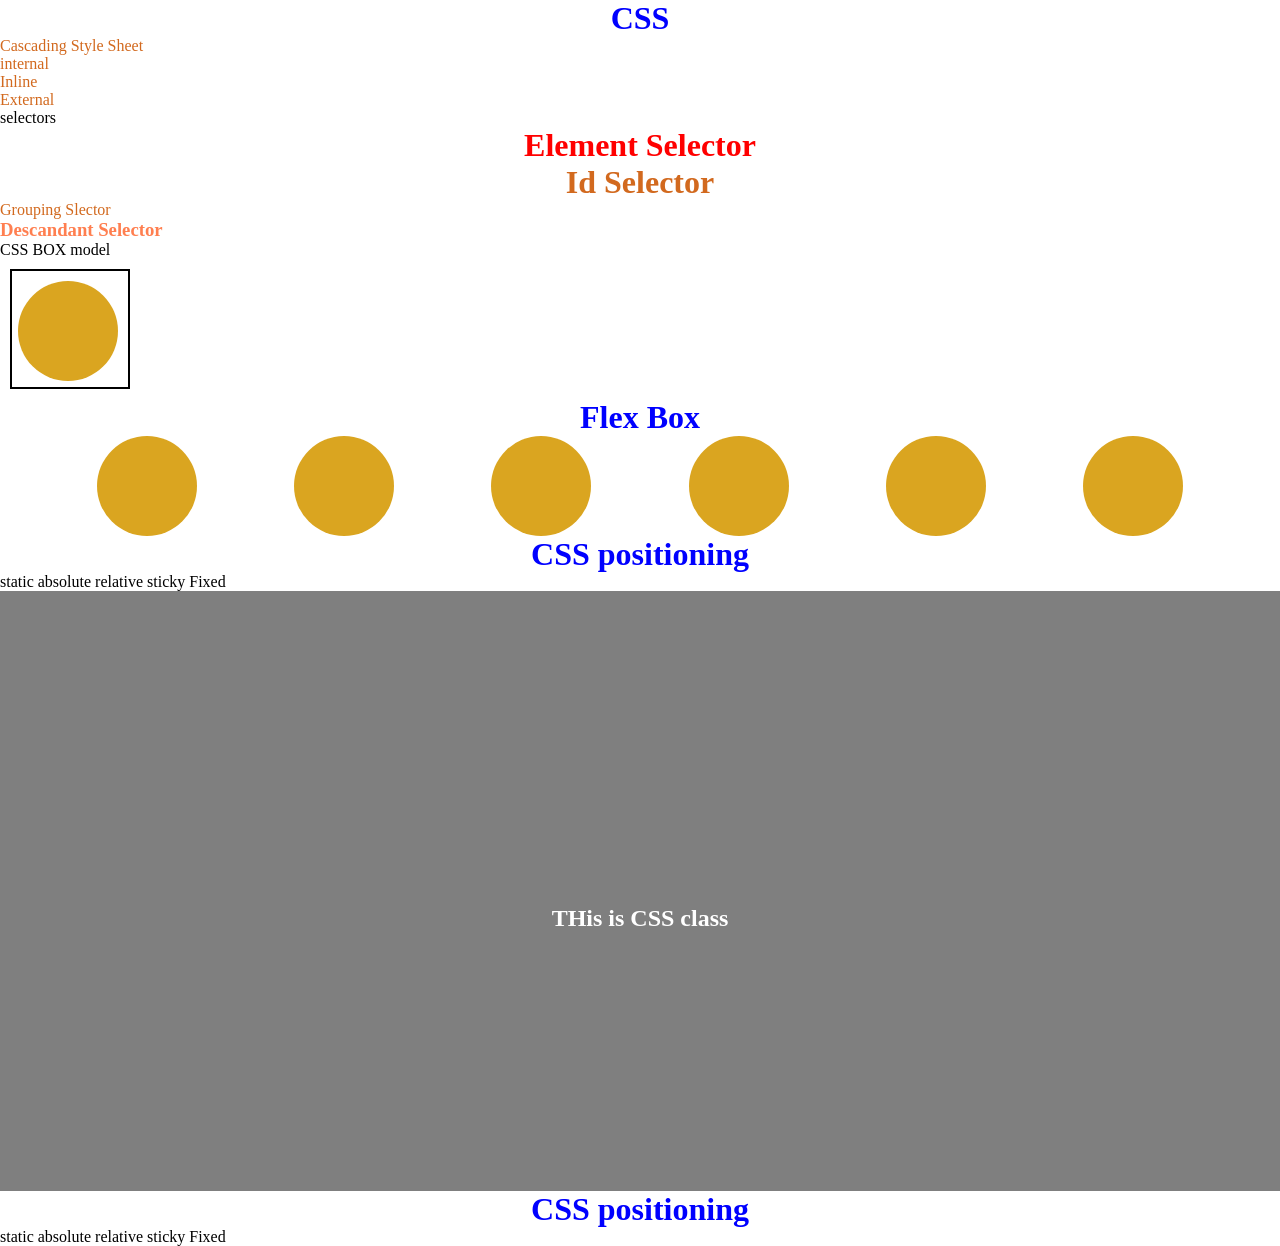
<file: css.html>
<!DOCTYPE html>
<html lang="en">
  <head>
    <meta charset="UTF-8" />
    <meta name="viewport" content="width=device-width, initial-scale=1.0" />
    <title>CSS</title>
    <link rel="stylesheet" href="styles.css" />

    <style>
      /* internal CSS */
      /* *,
      body,
      html {
        padding: 0;
        margin: 0;
        box-sizing: border-box;
      }

      h1 {
        color: red;
      }

      .title {
        color: green;
      }

      #description {
        color: blue;
      }
      /* pseudo Selector */
      /* .title:hover {
        color: chocolate;
      }  */
    </style>
  </head>
  <body>
    <h1>CSS</h1>

    <p>Cascading Style Sheet</p>
    <p>internal</p>
    <p>Inline</p>
    <p>External</p>

    <!-- <h3 style="color: red;">Inline CSS</h3> -->

    selectors

    <h1 class="class-selector">Element Selector</h1>

    <h1 id="id-selector">Id Selector</h1>

    <p>Grouping Slector</p>

    <div>
      <h3>Descandant Selector</h3>
    </div>

    CSS BOX model


    <div class="box-container">

      <div class="box"></div>

    </div>




    <h1>Flex Box</h1>
<div class="flex-container">

  <div class="box"></div>
  <div class="box"></div>
  <div class="box"></div>
  <div class="box"></div>
  <div class="box"></div>
  <div class="box"></div>



</div>

<h1>
  CSS positioning
</h1>


static
absolute
relative
sticky
Fixed


<section class="contianer-box ">

<div class="overlay"></div>
<div class="content">
  <h1>THis is CSS class</h1>
</div>
</section>


<h1>
  CSS positioning
</h1>


static
absolute
relative
sticky
Fixed
  </body>
</html>
</file>
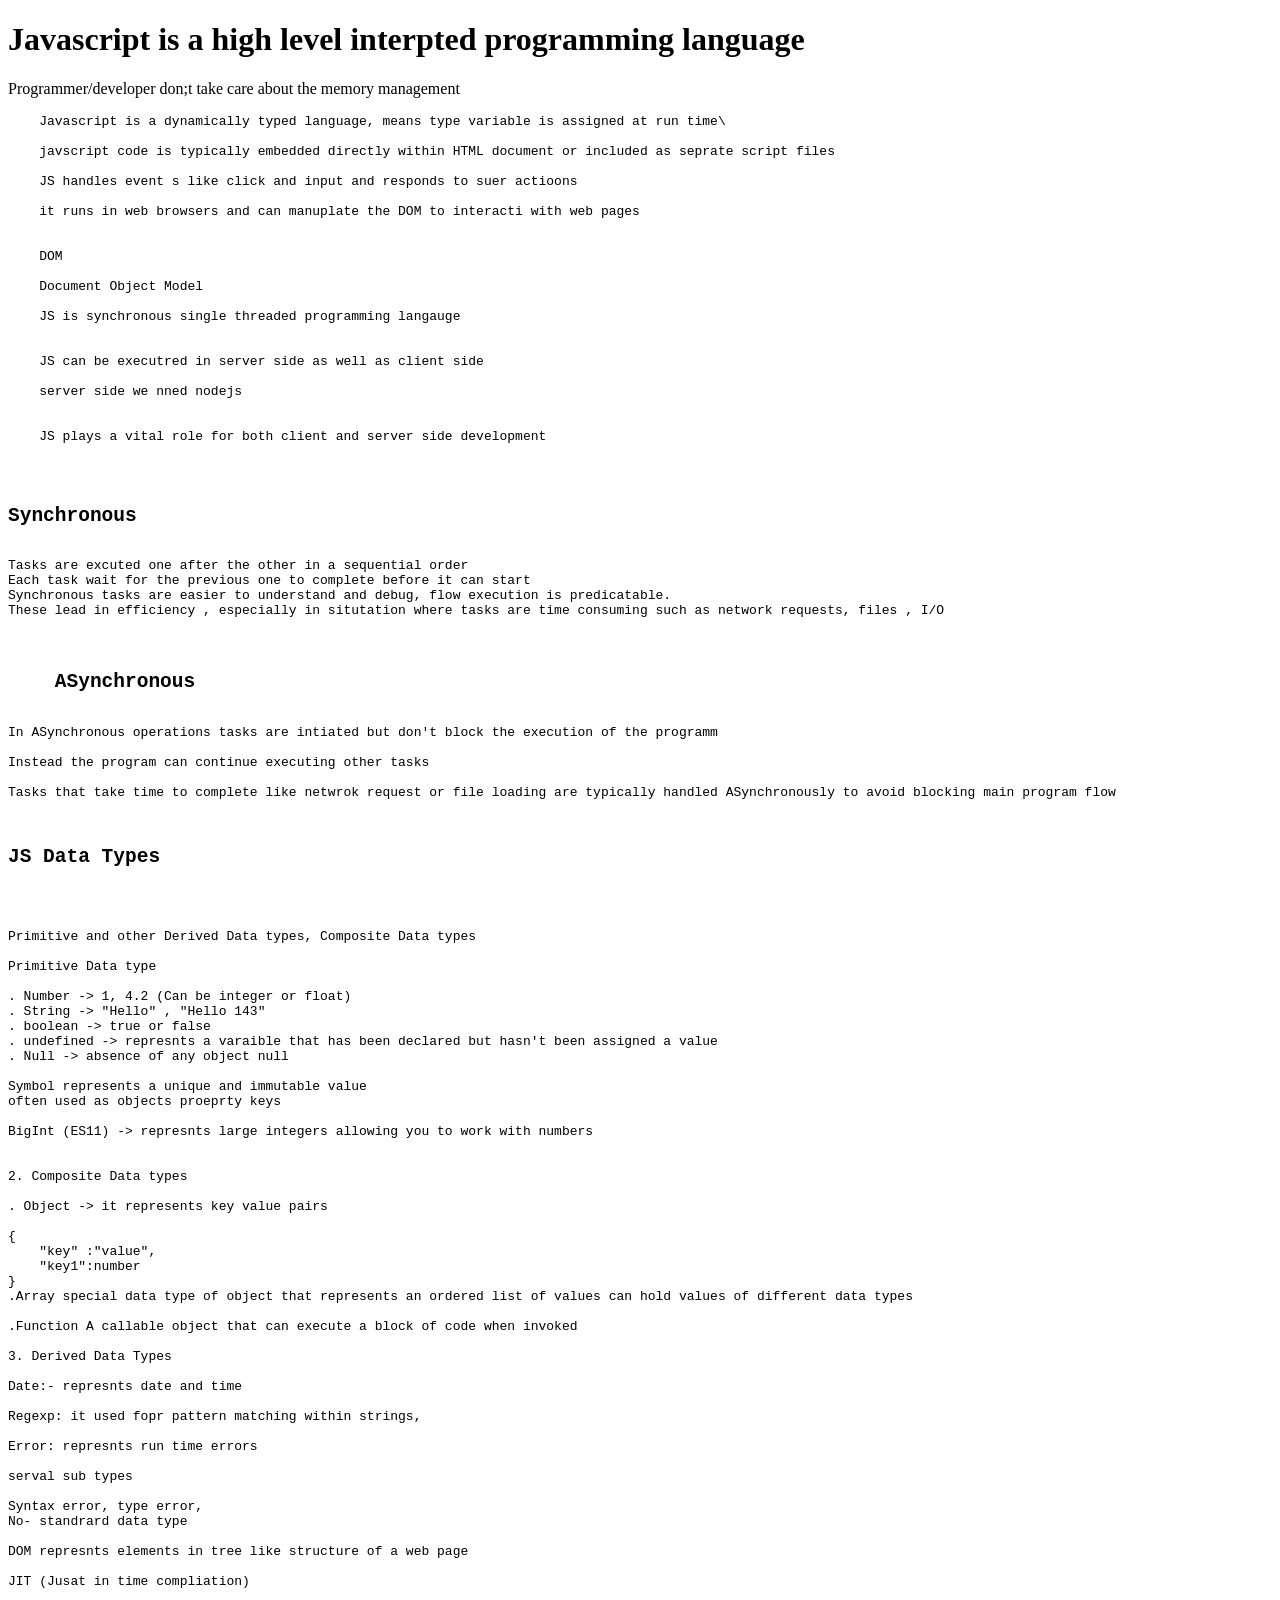
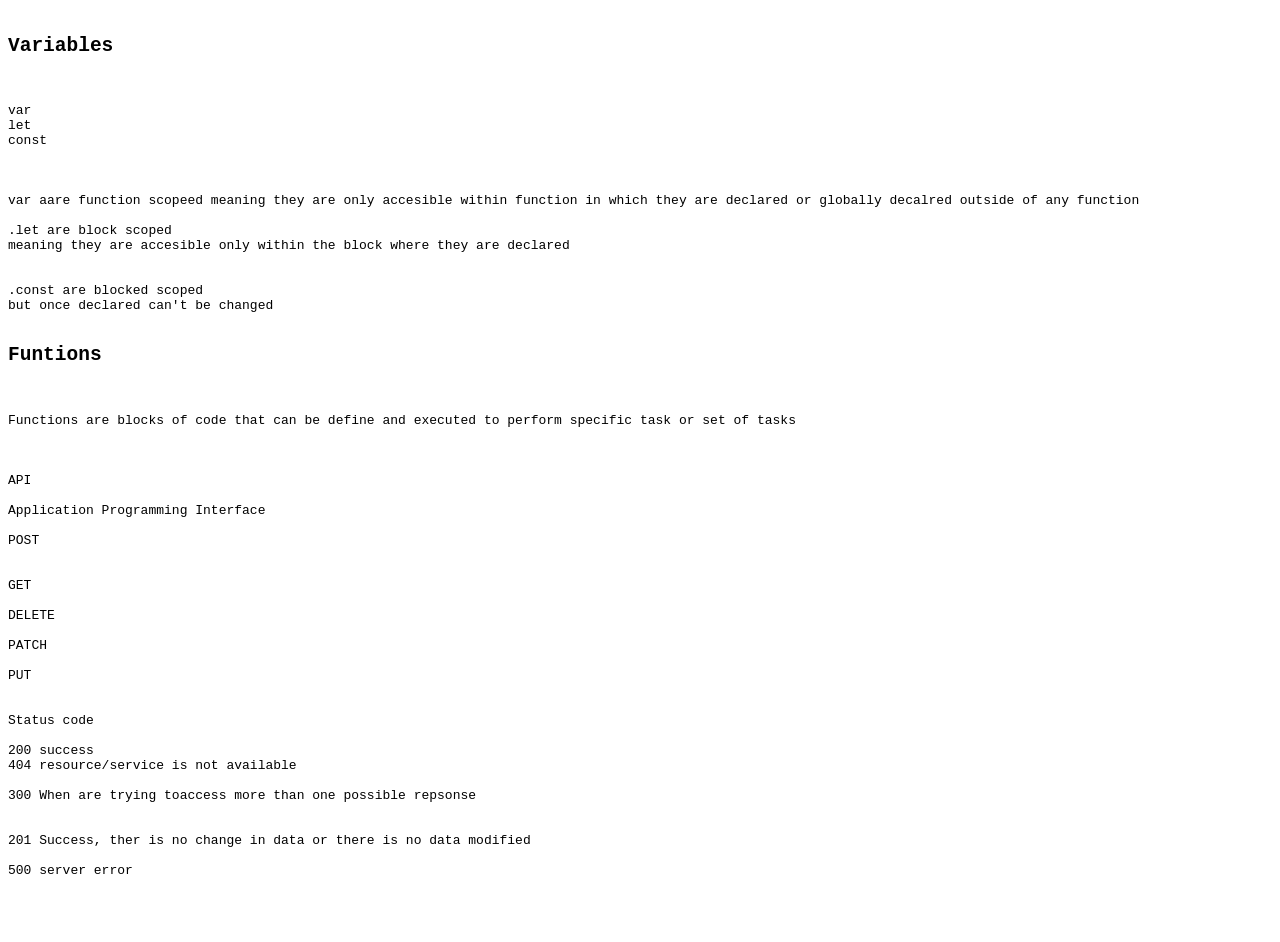
<file: js.html>
<!DOCTYPE html>
<html lang="en">
  <head>
    <meta charset="UTF-8" />
    <meta name="viewport" content="width=device-width, initial-scale=1.0" />
    <title>JavaScript</title>
  </head>
  <body>
    <h1>Javascript is a high level interpted programming language</h1>

    <p>Programmer/developer don;t take care about the memory management</p>
    <pre>
    Javascript is a dynamically typed language, means type variable is assigned at run time\

    javscript code is typically embedded directly within HTML document or included as seprate script files

    JS handles event s like click and input and responds to suer actioons

    it runs in web browsers and can manuplate the DOM to interacti with web pages


    DOM

    Document Object Model

    JS is synchronous single threaded programming langauge


    JS can be executred in server side as well as client side 

    server side we nned nodejs 


    JS plays a vital role for both client and server side development


    <h2>Synchronous</h2>
Tasks are excuted one after the other in a sequential order
Each task wait for the previous one to complete before it can start
Synchronous tasks are easier to understand and debug, flow execution is predicatable.
These lead in efficiency , especially in situtation where tasks are time consuming such as network requests, files , I/O

<h2>
    ASynchronous
</h2>
In ASynchronous operations tasks are intiated but don't block the execution of the programm

Instead the program can continue executing other tasks

Tasks that take time to complete like netwrok request or file loading are typically handled ASynchronously to avoid blocking main program flow


<h2>JS Data Types</h2>


Primitive and other Derived Data types, Composite Data types

Primitive Data type

. Number -> 1, 4.2 (Can be integer or float)
. String -> "Hello" , "Hello 143"
. boolean -> true or false
. undefined -> represnts a varaible that has been declared but hasn't been assigned a value
. Null -> absence of any object null

Symbol represents a unique and immutable value 
often used as objects proeprty keys

BigInt (ES11) -> represnts large integers allowing you to work with numbers 


2. Composite Data types

. Object -> it represents key value pairs

{
    "key" :"value",
    "key1":number
}
.Array special data type of object that represents an ordered list of values can hold values of different data types

.Function A callable object that can execute a block of code when invoked

3. Derived Data Types

Date:- represnts date and time

Regexp: it used fopr pattern matching within strings,

Error: represnts run time errors 

serval sub types

Syntax error, type error,
No- standrard data type

DOM represnts elements in tree like structure of a web page

JIT (Jusat in time compliation)


<h2>Variables</h2>

var
let
const



var aare function scopeed meaning they are only accesible within function in which they are declared or globally decalred outside of any function

.let are block scoped
meaning they are accesible only within the block where they are declared


.const are blocked scoped 
but once declared can't be changed

<h2>Funtions</h2>

Functions are blocks of code that can be define and executed to perform specific task or set of tasks



API

Application Programming Interface

POST


GET

DELETE

PATCH

PUT


Status code

200 success
404 resource/service is not available

300 When are trying toaccess more than one possible repsonse


201 Success, ther is no change in data or there is no data modified

500 server error



</pre>

    <!-- <script src="./script.js"></script> -->
    <!-- <script src="./switch-statements.js"></script> -->
    <!-- <script src="./objects.js"></script>
    <script src="/advanced.js"></script>
<script src="./js_timing_async_code.js"></script> -->
<script src="./js_advanced_concepts_code.js"></script>
    <!-- <script src="./api.js"></script> -->
  </body>
</html>
</file>
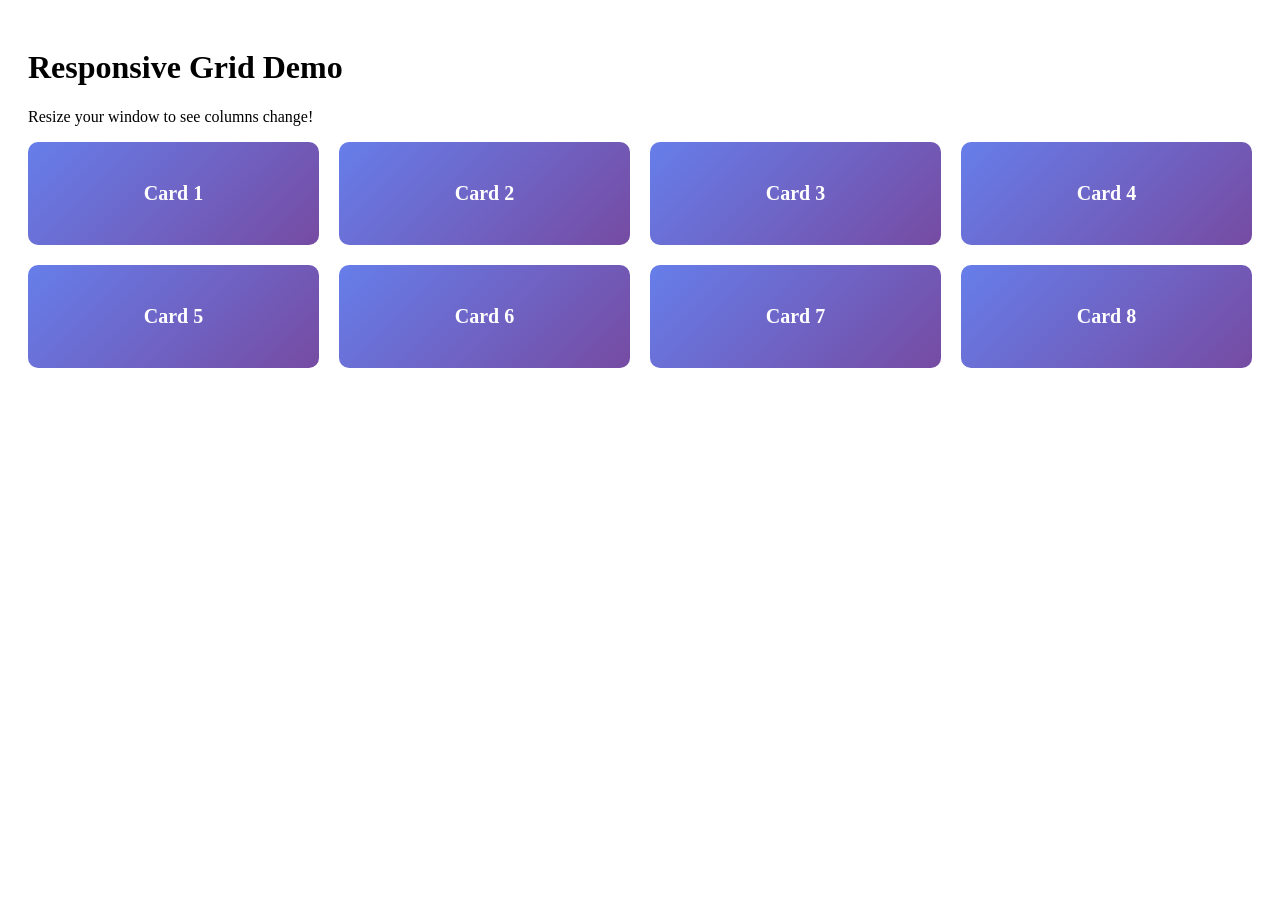
<file: media-queries.html>
<!DOCTYPE html>
<html lang="en">
<head>
    <meta charset="UTF-8">
    <meta name="viewport" content="width=device-width, initial-scale=1.0">
    <title>Responsive Grid</title>
    <style>
        .container {
            padding: 20px;
        }

        .grid {
            display: grid;
            gap: 20px;
            grid-template-columns:repeat(4, 1fr);
        }

        /* Mobile: 1 column */
        .grid {
            grid-template-columns: 1fr;
        }

        .card {
            background: linear-gradient(135deg, #667eea 0%, #764ba2 100%);
            color: white;
            padding: 40px;
            border-radius: 10px;
            text-align: center;
            font-size: 20px;
            font-weight: bold;
        }

        /* Tablet: 2 columns */
        @media (min-width: 768px) {
            .grid {
                grid-template-columns: repeat(2, 1fr);
            }
        }

        /* Desktop: 3 columns */
        @media (min-width: 992px) {
            .grid {
                grid-template-columns: repeat(3, 1fr);
            }
        }

        /* Large desktop: 4 columns */
        @media (min-width: 1200px) {
            .grid {
                grid-template-columns: repeat(4, 1fr);
            }
        }


        
    </style>
</head>
<body>
    <div class="container">
        <h1>Responsive Grid Demo</h1>
        <p>Resize your window to see columns change!</p>
        
        <div class="grid">
            <div class="card">Card 1</div>
            <div class="card">Card 2</div>
            <div class="card">Card 3</div>
            <div class="card">Card 4</div>
            <div class="card">Card 5</div>
            <div class="card">Card 6</div>
            <div class="card">Card 7</div>
            <div class="card">Card 8</div>
        </div>
    </div>
</body>
</html>
</file>
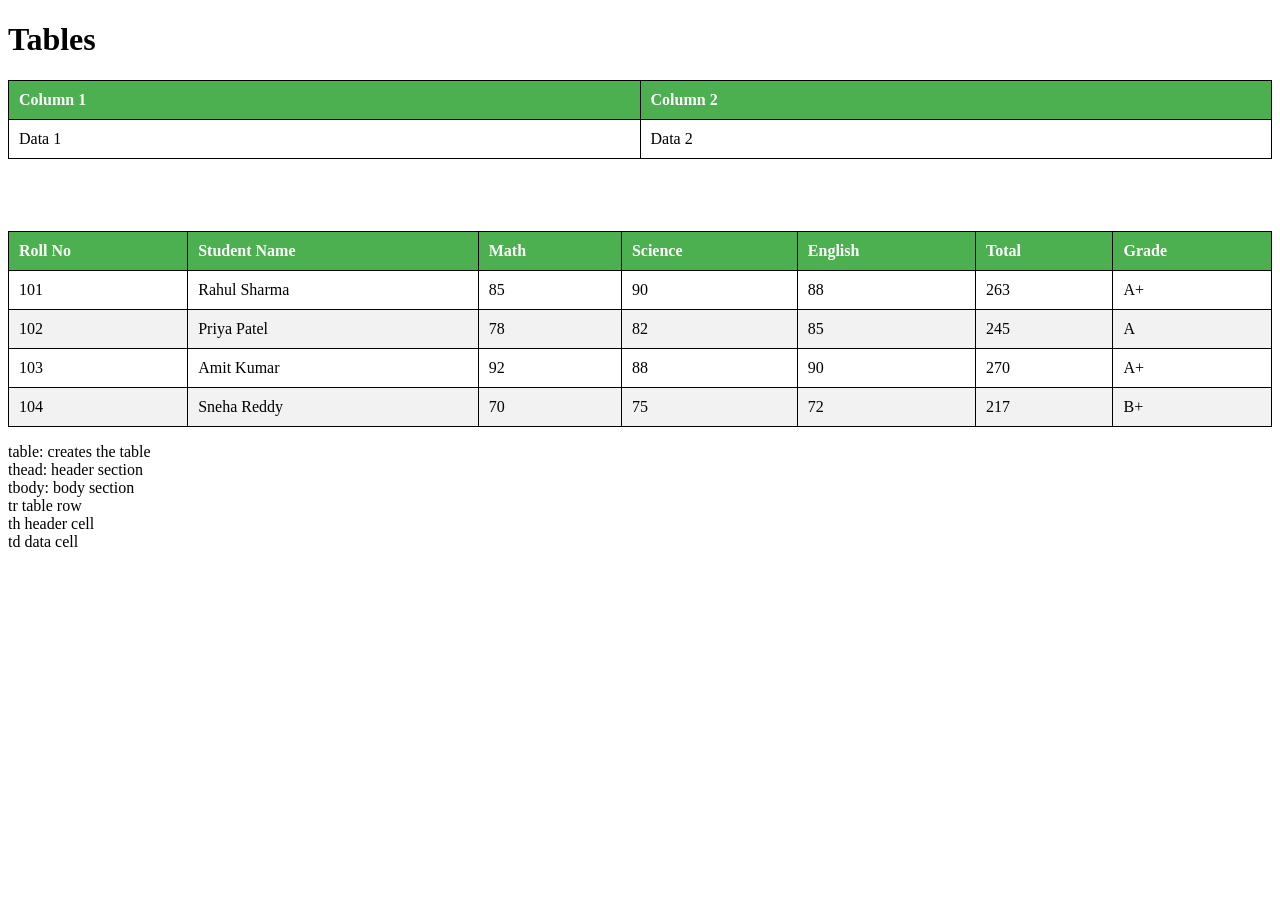
<file: table.html>
<!DOCTYPE html>
<html lang="en">
  <head>
    <meta charset="UTF-8" />
    <meta name="viewport" content="width=device-width, initial-scale=1.0" />
    <title>Table</title>

    <style>
      table {
        width: 100%;
        border-collapse: collapse;
      }
      table,
      th,
      td {
        border: 1px solid black;
      }
      th,
      td {
        padding: 10px;
        text-align: left;
      }
      th {
        background-color: #4caf50;
        color: white;
      }
      tr:nth-child(even) {
        background-color: #f2f2f2;
      }
    </style>
  </head>
  <body>
    <h1>Tables</h1>

    <table>
      <thead>
        <!-- Table header section -->
        <tr>
          <!-- Table row -->
          <th>Column 1</th>
          <!-- Table header cell -->
          <th>Column 2</th>
        </tr>
      </thead>
      <tbody>
        <!-- Table body section -->
        <tr>
          <td>Data 1</td>
          <!-- Table data cell -->
          <td>Data 2</td>
        </tr>
      </tbody>
    </table>

    <br />
    <br />
    <br />
    <br />
    <table>
      <thead>
        <tr>
          <th>Roll No</th>
          <th>Student Name</th>
          <th>Math</th>
          <th>Science</th>
          <th>English</th>
          <th>Total</th>
          <th>Grade</th>
        </tr>
      </thead>
      <tbody>
        <tr>
          <td>101</td>
          <td>Rahul Sharma</td>
          <td>85</td>
          <td>90</td>
          <td>88</td>
          <td>263</td>
          <td>A+</td>
        </tr>
        <tr>
          <td>102</td>
          <td>Priya Patel</td>
          <td>78</td>
          <td>82</td>
          <td>85</td>
          <td>245</td>
          <td>A</td>
        </tr>
        <tr>
          <td>103</td>
          <td>Amit Kumar</td>
          <td>92</td>
          <td>88</td>
          <td>90</td>
          <td>270</td>
          <td>A+</td>
        </tr>
        <tr>
          <td>104</td>
          <td>Sneha Reddy</td>
          <td>70</td>
          <td>75</td>
          <td>72</td>
          <td>217</td>
          <td>B+</td>
        </tr>
      </tbody>
    </table>
    <p>
      table: creates the table <br/>
       thead: header section  <br/> tbody: body section<br/> tr
      table row <br/>th header cell <br/> td data cell
    </p>
  </body>
</html>
</file>
<file: styles.css>
*,
body,
html {
    padding: 0;
    margin: 0;
    box-sizing: border-box;
}


h1 {
    color: blue;
    text-align: center;

}

.class-selector {
    color: red;
}

#id-selector,
p {
    color: chocolate;
}

div h3 {
    color: coral;
}


.box-container {
    height: 120px;
    width: 120px;
    border: 2px solid black;
    padding: 10px 0 0 6px;
    margin: 10px;

    /* padding-top:10px ;
padding-bottom: 10px;
padding-left: 10px;
padding-right: 10px; */


}

.box {
    height: 100px;
    width: 100px;
    background-color: goldenrod;
    border-radius: 50%;
}

.flex-container {
    display: flex;
    /* gap: 10px; */
    justify-content: space-evenly;
    align-items: center;

}

.img {
    width: 100%;


    position: relative;

}

.contianer-box {
    position: relative;
    background-size: cover;
    background-position: center;
    height: 600px;
    background-image: url("https://placehold.co/600x400?text=swathi");
z-index: 1 !important;

}

.overlay {
    width: 100%;
    height: 100%;
    top: 0;
    position: absolute;
    background-color: rgb(0, 0, 0, 0.5);
z-index: 1;

}

.content h1{
color: #ffff;
position: absolute;
top: 50%;
left: 50%;
transform: translate(-50% , 50%);

z-index: 2;
}
</file>
